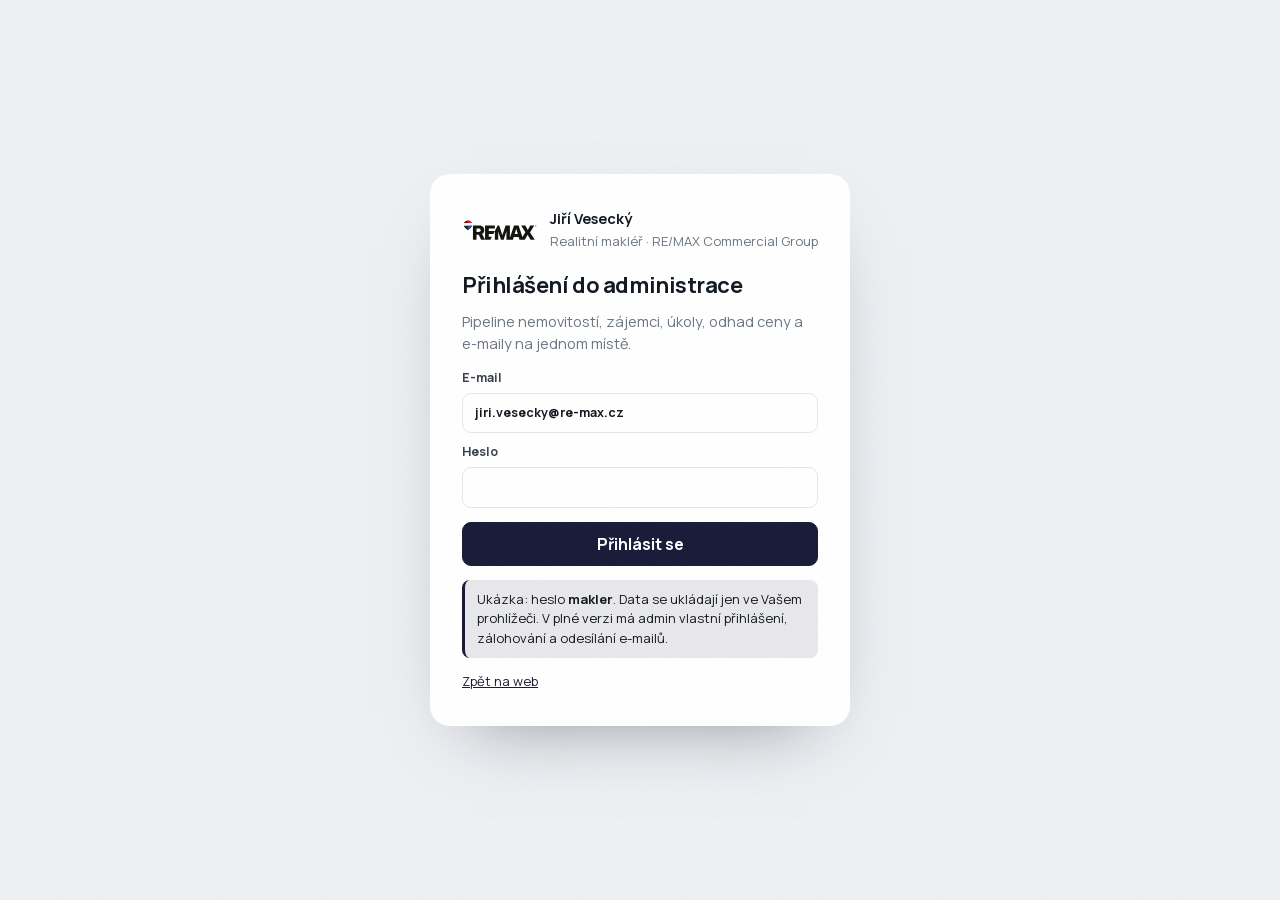
<file: admin/index.html>
<!doctype html>
<html lang="cs"><head>
<meta charset="utf-8"><meta name="viewport" content="width=device-width,initial-scale=1">
<title>Admin · Jiří Vesecký</title>
<meta name="robots" content="noindex,nofollow">
<link rel="stylesheet" href="../assets/style.css?v=43be4e7b">
<style>
:root{--display:Manrope,-apple-system,BlinkMacSystemFont,'Segoe UI',sans-serif;--a:#1f8a8a;--ink:#141a22;--soft:#3a4250;--muted:#6b7583;--line:#e3e7ec;--bg:#eef0f4;--card:#fff;--r:14px}
*{box-sizing:border-box}h1,h2,h3{font-family:var(--display);font-weight:800;letter-spacing:-.02em}body{margin:0;font-family:Manrope,-apple-system,BlinkMacSystemFont,'Segoe UI',sans-serif;background:var(--bg);color:var(--ink);font-size:14.5px;line-height:1.5}
a{color:var(--a)}button,input,select,textarea{font:inherit}
.btn{display:inline-flex;align-items:center;gap:8px;border:1px solid var(--line);background:#fff;color:var(--ink);padding:9px 14px;border-radius:9px;cursor:pointer;font-weight:700;text-decoration:none}
.btn:hover{border-color:var(--a);color:var(--a)}.btn--p{background:var(--a);border-color:var(--a);color:#fff}.btn--p:hover{filter:brightness(.92);color:#fff}
.btn--s{padding:6px 10px;font-size:13px}
input,select,textarea{width:100%;padding:10px 12px;border:1px solid var(--line);border-radius:9px;background:#fff;color:var(--ink)}
input:focus,select:focus,textarea:focus{outline:2px solid var(--a);outline-offset:1px}
label{display:grid;gap:5px;font-size:12.5px;font-weight:700;color:var(--soft)}
.hidden{display:none!important}
/* přihlášení */
.login{min-height:100vh;display:grid;place-items:center;padding:20px}
.login__box{background:#fff;border-radius:20px;padding:34px 32px;width:min(420px,100%);box-shadow:0 30px 70px -40px rgba(20,26,34,.5);display:grid;gap:14px}
.login__logo{display:flex;align-items:center;gap:12px;margin-bottom:8px}.login__logo img{height:38px;width:auto;max-width:160px;object-fit:contain}
.login__logo b{display:block}.login__logo span{color:var(--muted);font-size:13px}
.login h1{font-size:22px;margin:0}.login p{margin:0;color:var(--muted)}
.tip{background:color-mix(in srgb,var(--a) 10%,#fff);border-left:3px solid var(--a);padding:10px 12px;border-radius:8px;font-size:13px}
/* aplikace */
.app{display:grid;grid-template-columns:240px minmax(0,1fr);min-height:100vh}
.side{background:#fff;border-right:1px solid var(--line);padding:18px 14px;display:flex;flex-direction:column;gap:6px;position:sticky;top:0;height:100vh}
.side__brand{display:flex;align-items:center;gap:10px;padding:6px 8px 16px;border-bottom:1px solid var(--line);margin-bottom:8px}
.side__brand img{height:34px;width:auto;max-width:120px;object-fit:contain}.side__brand b{font-size:14px;display:block}.side__brand span{font-size:12px;color:var(--muted)}
.side a.nav{display:flex;align-items:center;gap:10px;padding:10px 12px;border-radius:10px;color:var(--soft);text-decoration:none;font-weight:600}
.side a.nav svg{width:18px;height:18px;stroke:currentColor;fill:none;stroke-width:1.8;stroke-linecap:round;stroke-linejoin:round}
.side a.nav.on{background:color-mix(in srgb,var(--a) 12%,#fff);color:var(--a)}
.side__dole{margin-top:auto;display:grid;gap:8px;font-size:12.5px;color:var(--muted)}
.side__osoba{display:flex;align-items:center;gap:10px;padding:8px}.side__osoba img{width:36px;height:36px;border-radius:50%;object-fit:cover;object-position:top}
.main{padding:22px clamp(16px,3vw,36px) 60px}
.hlava{display:flex;align-items:flex-end;justify-content:space-between;gap:16px;flex-wrap:wrap;margin-bottom:20px}
.hlava h1{font-size:24px;margin:0}.hlava p{margin:4px 0 0;color:var(--muted)}
.kpi{display:grid;grid-template-columns:repeat(auto-fit,minmax(190px,1fr));gap:12px;margin-bottom:22px}
.kpi div{background:var(--card);border:1px solid var(--line);border-radius:var(--r);padding:16px 18px}
.kpi b{display:block;font-size:21px;font-weight:800;letter-spacing:-.02em;white-space:nowrap}.kpi span{color:var(--muted);font-size:12.5px;text-transform:uppercase;letter-spacing:.06em}
.karta{background:var(--card);border:1px solid var(--line);border-radius:var(--r);padding:18px}
.karta h2{font-size:16px;margin:0 0 12px}
.dva{display:grid;grid-template-columns:repeat(auto-fit,minmax(320px,1fr));gap:16px}
table{width:100%;border-collapse:collapse}th,td{text-align:left;padding:10px 8px;border-bottom:1px solid var(--line);vertical-align:top}th{font-size:12px;color:var(--muted);text-transform:uppercase;letter-spacing:.05em}
.stitek{display:inline-block;padding:3px 8px;border-radius:999px;font-size:12px;font-weight:700;background:color-mix(in srgb,var(--a) 12%,#fff);color:var(--a)}
/* kanban */
.kanban{display:grid;grid-auto-flow:column;grid-auto-columns:minmax(230px,1fr);gap:12px;overflow-x:auto;padding-bottom:10px;align-items:start}
.sloupec{background:#e6e9ef;border-radius:var(--r);padding:10px;min-height:200px}
.sloupec.over{outline:2px dashed var(--a)}
.sloupec__h{display:flex;justify-content:space-between;align-items:center;padding:4px 6px 10px;font-weight:800;font-size:13px}
.sloupec__h span{background:#fff;border-radius:999px;padding:1px 8px;font-size:12px;color:var(--muted)}
.kk{background:#fff;border-radius:10px;padding:8px;margin-bottom:8px;cursor:grab;box-shadow:0 8px 20px -14px rgba(0,0,0,.4);display:grid;grid-template-columns:56px 1fr;gap:10px;align-items:center}
.kk img{width:56px;height:44px;object-fit:cover;border-radius:6px;background:var(--bg)}
.kk b{display:block;font-size:13px;line-height:1.25}.kk span{font-size:12px;color:var(--muted)}.kk em{font-style:normal;color:var(--a);font-weight:700;font-size:12.5px}
.kk.dragging{opacity:.4}
img.is-broken{visibility:hidden}.kk .bez-fotky,.bez-fotky{background:var(--bg) center/28px no-repeat url("data:image/svg+xml,%3Csvg xmlns='http://www.w3.org/2000/svg' viewBox='0 0 24 24' fill='none' stroke='%239aa3ad' stroke-width='1.6'%3E%3Cpath d='M3 11l9-8 9 8v9a1 1 0 0 1-1 1H4a1 1 0 0 1-1-1z'/%3E%3C/svg%3E")}
/* panel detailu */
.panel{position:fixed;inset:0 0 0 auto;width:min(480px,100%);background:#fff;box-shadow:-20px 0 60px -30px rgba(0,0,0,.4);padding:22px;overflow:auto;z-index:20;display:grid;gap:14px;align-content:start}
.panel img.foto{width:100%;aspect-ratio:16/9;object-fit:cover;border-radius:10px;background:var(--bg)}
.panel h2{margin:0;font-size:18px}.panel .zavrit{position:absolute;right:14px;top:12px;border:0;background:var(--bg);width:34px;height:34px;border-radius:50%;cursor:pointer;font-size:18px}
.pozn{display:grid;gap:8px}.pozn div{background:var(--bg);border-radius:8px;padding:8px 10px;font-size:13px}.pozn small{color:var(--muted);display:block}
.zatemneni{position:fixed;inset:0;background:rgba(20,26,34,.35);z-index:19}
/* odhad */
.odhad{display:grid;grid-template-columns:repeat(auto-fit,minmax(150px,1fr));gap:12px}
.vysledek{background:linear-gradient(160deg,color-mix(in srgb,var(--a) 14%,#fff),#fff);border:1px solid color-mix(in srgb,var(--a) 30%,#fff)}
.vysledek b.cena{display:block;font-size:30px;font-weight:800;letter-spacing:-.02em}
.rozpeti{display:flex;justify-content:space-between;font-size:13px;color:var(--muted);margin-top:6px}
.pruh{height:8px;border-radius:999px;background:linear-gradient(90deg,#d9e6ea,var(--a),#d9e6ea);margin-top:10px;position:relative}
.pruh i{position:absolute;top:-4px;width:16px;height:16px;border-radius:50%;background:#fff;border:3px solid var(--a);transform:translateX(-50%)}
.toast{position:fixed;left:50%;bottom:22px;transform:translateX(-50%);background:var(--ink);color:#fff;padding:10px 16px;border-radius:999px;font-size:13px;z-index:30;opacity:0;transition:opacity .3s}
.toast.on{opacity:1}
.ukol{display:flex;gap:10px;align-items:flex-start;padding:10px 0;border-bottom:1px solid var(--line)}.ukol input[type=checkbox]{width:18px;height:18px;margin-top:2px}
.ukol.hotovo b{text-decoration:line-through;color:var(--muted)}.ukol small{color:var(--muted);display:block}
.ukol.pozde small{color:#c0392b;font-weight:700}
.burger{display:none}
@media(max-width:820px){.app{grid-template-columns:1fr}.side{position:static;height:auto;flex-direction:row;flex-wrap:wrap;align-items:center}
  .side__brand{border:0;padding:6px 8px;margin:0;flex:1 1 100%}.side a.nav{padding:8px 10px;font-size:13px}.side__dole{display:none}.kanban{grid-auto-columns:minmax(220px,260px)}}
</style>
</head><body>
<script id="mk-data" type="application/json">{"slug": "jiri-vesecky", "jmeno": "Jiří Vesecký", "role": "Realitní makléř", "email": "jiri.vesecky@re-max.cz", "telefon": "+420730123635", "wa": "https://wa.me/420730123635?text=Dobr%C3%BD%20den%2C%20p%C3%AD%C5%A1i%20V%C3%A1m%20z%20Va%C5%A1eho%20webu.%20M%C3%A1m%20dotaz%20ohledn%C4%9B%20nemovitosti.", "kancelar": "RE/MAX Commercial Group", "logo": "../assets/logo.svg", "foto": "../assets/foto.webp", "accent": "#1a1d3a", "nemovitosti": [{"id": "8717569", "slug": "prodej-domu-vily-157-m2-8717569", "titul": "Prodej domu/vily, 157 m²", "typ": "dům", "tr": "prodej", "cena": 11900000, "plocha": 157.0, "dispozice": null, "obec": "Jílové u Prahy", "okres": "Praha-západ", "kraj": "Středočeský kraj", "foto": "../assets/n/8717569/00_m.jpg", "foto_velka": "../assets/n/8717569/00.jpg", "portal": "https://realitymix.cz/detail/jilove-u-prahy/exkluzivni-nabidka-rodinneho-domu-jilove-u-prahy-s-velkym-pozemkem-8717569.html", "vlozeno": "2026-10-12", "faze": "V inzerci"}, {"id": "8716469", "slug": "prodej-pozemku-pro-bydleni-1-231-m2-8716469", "titul": "Prodej pozemku pro bydlení, 1 231 m²", "typ": "pozemek", "tr": "prodej", "cena": 11900000, "plocha": 1231.0, "dispozice": null, "obec": "Jílové u Prahy", "okres": "Praha-západ", "kraj": "Středočeský kraj", "foto": "../assets/n/8716469/00_m.jpg", "foto_velka": "../assets/n/8716469/00.jpg", "portal": "https://realitymix.cz/detail/jilove-u-prahy/exkluzivni-nabidka-stavebniho-pozemku-1-231-m-radlik-jilove-u-prahy-8716469.html", "vlozeno": "2026-10-12", "faze": "V inzerci"}, {"id": "8510429", "slug": "prodej-domu-vily-355-m2-8510429", "titul": "Prodej domu/vily, 355 m²", "typ": "dům", "tr": "prodej", "cena": 32900000, "plocha": 355.0, "dispozice": null, "obec": "Praha", "okres": "Praha 4", "kraj": null, "foto": "../assets/n/8510429/00_m.jpg", "foto_velka": "../assets/n/8510429/00.jpg", "portal": "https://realitymix.cz/detail/praha/exkluzivni-nabidka-prestizni-vily-v-atraktivni-casti-praha-kunratice-8510429.html", "vlozeno": "2026-10-12", "faze": "V inzerci"}, {"id": "8435595", "slug": "prodej-pozemku-trvaly-travni-porost-8-808-m2-8435595", "titul": "Prodej pozemku, trvalý travní porost, 8 808 m²", "typ": "pozemek", "tr": "prodej", "cena": 890000, "plocha": 8808.0, "dispozice": null, "obec": "Županovice", "okres": "Příbram", "kraj": "Středočeský kraj", "foto": "../assets/n/8435595/00_m.jpg", "foto_velka": "../assets/n/8435595/00.jpg", "portal": "https://realitymix.cz/detail/zupanovice/exkluzivne-nabizime-ke-koupi-soubor-pozemku-o-celkove-vymere-8-808-m2-u-slapske-prehrady-8435595.html", "vlozeno": "2026-10-12", "faze": "V inzerci"}, {"id": "8412817", "slug": "pronajem-vyrobni-prostory-159-m2-8412817", "titul": "Pronájem výrobní prostory, 159 m²", "typ": "komerční", "tr": "pronájem", "cena": 30000, "plocha": 159.0, "dispozice": null, "obec": "Mšeno", "okres": "Mělník", "kraj": "Středočeský kraj", "foto": "../assets/n/8412817/00_m.jpg", "foto_velka": "../assets/n/8412817/00.jpg", "portal": "https://realitymix.cz/detail/mseno/pekarna-ve-msene-k-pronajmu-8412817.html", "vlozeno": "2026-10-12", "faze": "V inzerci"}]}</script>

<div id="login" class="login"><div class="login__box">
  <div class="login__logo"><img src="../assets/logo.svg" alt="RE/MAX Commercial Group"><div><b>Jiří Vesecký</b><span>Realitní makléř · RE/MAX Commercial Group</span></div></div>
  <h1>Přihlášení do administrace</h1>
  <p>Pipeline nemovitostí, zájemci, úkoly, odhad ceny a e-maily na jednom místě.</p>
  <form>
    <label>E-mail<input type="email" value="jiri.vesecky@re-max.cz" autocomplete="username"></label>
    <label style="margin-top:10px">Heslo<input type="password" id="heslo" autocomplete="current-password" required></label>
    <p id="login-chyba" class="hidden" style="color:#c0392b;font-size:13px">Nesprávné heslo.</p>
    <button class="btn btn--p" type="submit" style="margin-top:14px;width:100%;justify-content:center">Přihlásit se</button>
  </form>
  <div class="tip">Ukázka: heslo <b>makler</b>. Data se ukládají jen ve Vašem prohlížeči. V plné verzi má admin vlastní přihlášení, zálohování a odesílání e-mailů.</div>
  <p style="font-size:13px"><a href="../">Zpět na web</a></p>
</div></div>

<div id="app" class="app hidden">
<aside class="side">
  <div class="side__brand"><img src="../assets/logo.svg" alt="RE/MAX Commercial Group"><div><b>Jiří Vesecký</b><span>Realitní makléř</span></div></div>
  <a class="nav" href="#prehled"><svg viewBox="0 0 24 24" aria-hidden="true"><rect x="3" y="3" width="8" height="8" rx="1"/><rect x="13" y="3" width="8" height="8" rx="1"/><rect x="3" y="13" width="8" height="8" rx="1"/><rect x="13" y="13" width="8" height="8" rx="1"/></svg>Přehled</a><a class="nav" href="#pipeline"><svg viewBox="0 0 24 24" aria-hidden="true"><rect x="3" y="4" width="5" height="16" rx="1"/><rect x="10" y="4" width="5" height="10" rx="1"/><rect x="17" y="4" width="5" height="13" rx="1"/></svg>Pipeline</a><a class="nav" href="#zajemci"><svg viewBox="0 0 24 24" aria-hidden="true"><circle cx="9" cy="8" r="4"/><path d="M2 21c0-4 3-7 7-7s7 3 7 7"/><path d="M17 4a4 4 0 0 1 0 8M22 21c0-3-1.5-5.5-4-6.5"/></svg>Zájemci</a><a class="nav" href="#ukoly"><svg viewBox="0 0 24 24" aria-hidden="true"><path d="M9 6h11M9 12h11M9 18h11"/><path d="m3 6 1.5 1.5L7 5M3 12l1.5 1.5L7 11M3 18l1.5 1.5L7 17"/></svg>Úkoly</a><a class="nav" href="#odhad"><svg viewBox="0 0 24 24" aria-hidden="true"><path d="M4 19h16M6 15l4-5 4 3 4-6"/></svg>Odhad ceny</a><a class="nav" href="#emaily"><svg viewBox="0 0 24 24" aria-hidden="true"><rect x="3" y="5" width="18" height="14" rx="2"/><path d="m3 7 9 6 9-6"/></svg>E-maily</a><a class="nav" href="#nastaveni"><svg viewBox="0 0 24 24" aria-hidden="true"><circle cx="12" cy="12" r="3"/><path d="M19.4 15a1.7 1.7 0 0 0 .3 1.8l.1.1a2 2 0 1 1-2.8 2.8l-.1-.1a1.7 1.7 0 0 0-1.8-.3 1.7 1.7 0 0 0-1 1.5V21a2 2 0 1 1-4 0v-.1a1.7 1.7 0 0 0-1.1-1.5 1.7 1.7 0 0 0-1.8.3l-.1.1a2 2 0 1 1-2.8-2.8l.1-.1a1.7 1.7 0 0 0 .3-1.8 1.7 1.7 0 0 0-1.5-1H3a2 2 0 1 1 0-4h.1a1.7 1.7 0 0 0 1.5-1.1 1.7 1.7 0 0 0-.3-1.8l-.1-.1a2 2 0 1 1 2.8-2.8l.1.1a1.7 1.7 0 0 0 1.8.3H9a1.7 1.7 0 0 0 1-1.5V3a2 2 0 1 1 4 0v.1a1.7 1.7 0 0 0 1 1.5 1.7 1.7 0 0 0 1.8-.3l.1-.1a2 2 0 1 1 2.8 2.8l-.1.1a1.7 1.7 0 0 0-.3 1.8V9a1.7 1.7 0 0 0 1.5 1H21a2 2 0 1 1 0 4h-.1a1.7 1.7 0 0 0-1.5 1z"/></svg>Nastavení</a>
  <div class="side__dole"><div class="side__osoba"><img src="../assets/foto.webp" alt=""><div><b>Jiří Vesecký</b><br>jiri.vesecky@re-max.cz</div></div>
    <a class="btn btn--s" href="../" target="_blank">Zobrazit web</a><button class="btn btn--s" id="odhlasit">Odhlásit</button></div>
</aside>
<main class="main">
  <section class="sekce" id="s-prehled">
    <div class="hlava"><div><h1>Přehled</h1><p>Co se děje ve Vaší nabídce.</p></div></div>
    <div class="kpi" id="kpi"></div>
    <div class="dva"><div class="karta"><h2>Pipeline podle fází</h2><table id="prehled-faze"></table></div>
      <div class="karta"><h2>Úkoly na tento týden</h2><div id="prehled-ukoly"></div></div></div>
  </section>
  <section class="sekce hidden" id="s-pipeline">
    <div class="hlava"><div><h1>Pipeline nemovitostí</h1><p>Přetáhněte kartu do jiné fáze, kliknutím otevřete detail.</p></div></div>
    <div class="kanban" id="kanban"></div>
  </section>
  <section class="sekce hidden" id="s-zajemci">
    <div class="hlava"><div><h1>Zájemci</h1><p>Kdo hledá co a v jaké fázi jednání je.</p></div></div>
    <div class="karta" style="margin-bottom:16px"><h2>Nový zájemce</h2><form id="z-form" class="odhad">
      <label>Jméno<input name="jmeno" required></label><label>Telefon<input name="telefon"></label><label>E-mail<input name="email" type="email"></label>
      <label>Hledá<input name="hleda" placeholder="byt 2+kk, Brno"></label><label>Rozpočet (Kč)<input name="rozpocet" type="number" min="0"></label>
      <label>Nemovitost<select name="nem" id="z-nem"></select></label><label>Poznámka<input name="pozn"></label>
      <label>&nbsp;<button class="btn btn--p" type="submit">Přidat zájemce</button></label></form></div>
    <div class="karta" style="overflow:auto"><table><thead><tr><th>Zájemce</th><th>Hledá</th><th>Nemovitost</th><th>Stav</th><th>Poznámka</th><th></th></tr></thead><tbody id="zajemci-tab"></tbody></table></div>
  </section>
  <section class="sekce hidden" id="s-ukoly">
    <div class="hlava"><div><h1>Úkoly a připomínky</h1><p>Prohlídky, telefonáty, podklady. Co je po termínu, svítí červeně.</p></div></div>
    <div class="karta" style="margin-bottom:16px"><form id="u-form" class="odhad"><label>Co<input name="text" required placeholder="Zavolat zpět panu Novákovi"></label>
      <label>Kdy<input name="datum" id="u-datum" type="date" required></label><label>Nemovitost<select name="nem" id="u-nem"></select></label>
      <label>&nbsp;<button class="btn btn--p" type="submit">Přidat úkol</button></label></form></div>
    <div class="karta" id="ukoly-list"></div>
  </section>
  <section class="sekce hidden" id="s-odhad">
    <div class="hlava"><div><h1>Odhad ceny</h1><p>Vložte odkaz na inzerát (Sreality, RealityMix, Bezrealitky), nebo vyplňte údaje ručně.</p></div></div>
    <div class="karta" style="margin-bottom:16px"><div style="display:flex;gap:8px;flex-wrap:wrap"><input id="o-url" placeholder="https://www.sreality.cz/detail/…" style="flex:1 1 320px"><button class="btn btn--p" id="o-url-btn" type="button">Načíst z odkazu</button></div></div>
    <div class="dva"><form class="karta" id="o-form"><h2>Údaje o nemovitosti</h2><div class="odhad">
      <label>Typ<select id="o-typ"><option value="byt">byt</option><option value="dům">dům</option><option value="pozemek">pozemek</option><option value="chata">chata</option><option value="komerční">komerční</option></select></label><label>Nabídka<select id="o-tr"><option value="prodej">prodej</option><option value="pronájem">pronájem</option></select></label>
      <label>Obec<input id="o-obec" list="o-obec-list" placeholder="Brno"><datalist id="o-obec-list"></datalist></label><label>Dispozice<input id="o-disp" placeholder="3+kk"></label>
      <label>Plocha (m²)<input id="o-plocha" type="number" min="1" required></label><label>Nabízená cena (Kč, nepovinné)<input id="o-cena" type="number" min="0"></label></div>
      <button class="btn btn--p" type="submit" style="margin-top:14px">Spočítat odhad</button></form>
      <div id="o-vysledek"><div class="karta"><p style="margin:0;color:var(--muted)">Odhad vychází z mediánu ceny za m² v obci, okresu nebo kraji podle 25 tisíc aktuálních inzerátů. Je orientační, nenahrazuje znalecký posudek.</p></div></div></div>
  </section>
  <section class="sekce hidden" id="s-emaily">
    <div class="hlava"><div><h1>E-maily zájemcům</h1><p>Šablony, které se vyplní jménem zájemce a nemovitostí. V plné verzi odcházejí automaticky (den před prohlídkou, po prohlídce, po týdnu).</p></div></div>
    <div class="dva"><div class="karta"><div class="odhad"><label>Šablona<select id="e-sablona"></select></label><label>Nemovitost<select id="e-nem"></select></label><label>Zájemce<select id="e-zajemce"></select></label></div></div>
      <div class="karta"><label>Komu<input id="e-komu"></label><label style="margin-top:10px">Předmět<input id="e-predmet"></label><label style="margin-top:10px">Text<textarea id="e-telo" rows="12"></textarea></label>
        <div style="display:flex;gap:8px;margin-top:12px"><button class="btn btn--p" id="e-otevrit" type="button">Otevřít v poště</button><button class="btn" id="e-kopirovat" type="button">Zkopírovat text</button></div></div></div>
  </section>
  <section class="sekce hidden" id="s-nastaveni">
    <div class="hlava"><div><h1>Nastavení</h1></div></div>
    <form class="karta" id="n-form" style="max-width:420px"><label>Provize (% z ceny, pro odhad na přehledu)<input id="n-provize" type="number" min="0" max="15" step="0.5"></label>
      <div style="display:flex;gap:8px;margin-top:14px"><button class="btn btn--p" type="submit">Uložit</button><button class="btn" type="button" id="n-reset">Obnovit ukázková data</button></div></form>
  </section>
</main>
</div>
<div id="zatemneni" class="zatemneni hidden"></div>
<div id="panel" class="panel hidden"></div>
<div id="toast" class="toast" role="status"></div>
<script>
(function(){
var D=JSON.parse(document.getElementById('mk-data').textContent);
var KEY='mkcrm2:'+D.slug, FAZE=['Nábor','Příprava','V inzerci','Prohlídky','Rezervace','Prodáno'];
var S=null;
function nacti(){try{S=JSON.parse(localStorage.getItem(KEY)||'null')}catch(e){S=null}
  if(!S){S={faze:{},pozn:{},zajemci:[],ukoly:[],nast:{provize:3,prihlasen:false},seed:true};
    D.nemovitosti.forEach(function(n){S.faze[n.id]=n.faze||'V inzerci'});
    var dnes=new Date();function d(o){var x=new Date(dnes);x.setDate(x.getDate()+o);return x.toISOString().slice(0,10)}
    var n0=D.nemovitosti[0]||{},n1=D.nemovitosti[1]||n0;
    S.zajemci=[{id:'z1',jmeno:'Jana Ukázková (ukázka)',telefon:'+420 600 000 111',email:'jana@example.com',hleda:'byt 3+kk, '+(n0.obec||''),rozpocet:n0.cena||0,nem:n0.id,stav:'Prohlídka',pozn:'Zájem o prohlídku o víkendu.'},
      {id:'z2',jmeno:'Petr Ukázkový (ukázka)',telefon:'+420 600 000 222',email:'petr@example.com',hleda:'dům se zahradou',rozpocet:Math.round((n1.cena||0)*1.1),nem:n1.id,stav:'Nový',pozn:'Přišel z inzerátu, poslat další nabídky.'}];
    S.ukoly=[{id:'u1',text:'Prohlídka: '+(n0.titul||'nemovitost')+' s Janou Ukázkovou',datum:d(1),nem:n0.id,hotovo:false},
      {id:'u2',text:'Zavolat zpět Petru Ukázkovému',datum:d(0),nem:n1.id,hotovo:false},
      {id:'u3',text:'Připravit podklady pro kupní smlouvu',datum:d(-2),nem:n0.id,hotovo:true}];
    uloz()}}
function uloz(){localStorage.setItem(KEY,JSON.stringify(S))}
var LBL={prodej:'prodej','pronájem':'pronájem','dražba':'dražba','dům':'dům',pozemek:'pozemek','komerční':'komerční','ostatní':'ostatní','garáž':'garáž'};
function lbl(v){return esc(LBL[v]||v)}
function Kc(n){return n?Math.round(n).toLocaleString('cs-CZ')+' Kč':'cena na vyžádání'}
function esc(s){return String(s==null?'':s).replace(/[&<>"']/g,function(c){return{'&':'&amp;','<':'&lt;','>':'&gt;','"':'&quot;',"'":'&#39;'}[c]})}
function nem(id){return D.nemovitosti.find(function(n){return String(n.id)===String(id)})}
function toast(t){var e=document.getElementById('toast');e.textContent=t;e.classList.add('on');setTimeout(function(){e.classList.remove('on')},2200)}
function $(s,r){return (r||document).querySelector(s)}
function $$(s,r){return [].slice.call((r||document).querySelectorAll(s))}
document.documentElement.style.setProperty('--a',D.accent);
addEventListener('error',function(e){var t=e.target;if(t&&t.tagName==='IMG'){t.classList.add('is-broken');if(t.parentNode)t.parentNode.classList.add('bez-fotky')}},true);

/* ---------- přihlášení ---------- */
function ukazApp(){$('#login').classList.add('hidden');$('#app').classList.remove('hidden');jdi(location.hash.replace('#','')||'prehled')}
$('#login form').addEventListener('submit',function(e){e.preventDefault();
  if($('#heslo').value.trim().toLowerCase()!=='makler'){$('#login-chyba').classList.remove('hidden');return}
  S.nast.prihlasen=true;uloz();ukazApp()});
$('#odhlasit').addEventListener('click',function(){S.nast.prihlasen=false;uloz();location.hash='';location.reload()});

/* ---------- navigace ---------- */
function jdi(sekce){$$('.sekce').forEach(function(s){s.classList.toggle('hidden',s.id!=='s-'+sekce)});
  $$('.side a.nav').forEach(function(a){a.classList.toggle('on',a.getAttribute('href')==='#'+sekce)});
  location.hash=sekce;({prehled:prehled,pipeline:pipeline,zajemci:zajemci,ukoly:ukoly,odhad:odhadInit,emaily:emaily,nastaveni:nastaveni}[sekce]||prehled)()}
$$('.side a.nav').forEach(function(a){a.addEventListener('click',function(e){e.preventDefault();jdi(a.getAttribute('href').slice(1))})});

/* ---------- přehled ---------- */
function prehled(){var hodnota=0,prodano=0;D.nemovitosti.forEach(function(n){if(n.cena&&n.tr==='prodej'){if(S.faze[n.id]==='Prodáno')prodano+=n.cena;else hodnota+=n.cena}});
  var dnes=new Date().toISOString().slice(0,10),tyden=new Date();tyden.setDate(tyden.getDate()+7);tyden=tyden.toISOString().slice(0,10);
  var uk=S.ukoly.filter(function(u){return !u.hotovo&&u.datum<=tyden});
  $('#kpi').innerHTML='<div><b>'+D.nemovitosti.length+'</b><span>nemovitostí v nabídce</span></div>'+
    '<div><b>'+Kc(hodnota)+'</b><span>hodnota aktivní nabídky</span></div>'+
    '<div><b>'+Kc(hodnota*S.nast.provize/100)+'</b><span>odhad provize ('+S.nast.provize+' %)</span></div>'+
    '<div><b>'+S.zajemci.length+'</b><span>zájemců</span></div><div><b>'+uk.length+'</b><span>úkolů do 7 dnů</span></div>';
  var faze={};FAZE.forEach(function(f){faze[f]=0});D.nemovitosti.forEach(function(n){faze[S.faze[n.id]||n.faze||'V inzerci']++});
  $('#prehled-faze').innerHTML=FAZE.map(function(f){return '<tr><td>'+f+'</td><td><b>'+faze[f]+'</b></td></tr>'}).join('');
  $('#prehled-ukoly').innerHTML=uk.length?uk.sort(function(a,b){return a.datum<b.datum?-1:1}).map(function(u){var n=nem(u.nem);
    return '<div class="ukol'+(u.datum<dnes?' pozde':'')+'"><div><b>'+esc(u.text)+'</b><small>'+u.datum+(n?' · '+esc(n.titul):'')+'</small></div></div>'}).join(''):'<p>Žádné úkoly. Přidejte první v sekci Úkoly.</p>'}

/* ---------- pipeline ---------- */
var otevreno=null;
function pipeline(){var k=$('#kanban');k.innerHTML=FAZE.map(function(f){var karty=D.nemovitosti.filter(function(n){return (S.faze[n.id]||n.faze||'V inzerci')===f});
  return '<div class="sloupec" data-faze="'+f+'"><div class="sloupec__h">'+f+'<span>'+karty.length+'</span></div>'+karty.map(function(n){
    return '<div class="kk" draggable="true" data-id="'+esc(n.id)+'"><img src="'+esc(n.foto||'')+'" alt="" loading="lazy"><div><b>'+esc(n.titul)+'</b><span>'+esc(n.obec)+'</span><br><em>'+Kc(n.cena)+'</em></div></div>'}).join('')+'</div>'}).join('');
  $$('.kk',k).forEach(function(c){c.addEventListener('dragstart',function(e){e.dataTransfer.setData('text',c.dataset.id);c.classList.add('dragging')});
    c.addEventListener('dragend',function(){c.classList.remove('dragging')});c.addEventListener('click',function(){otevri(c.dataset.id)})});
  $$('.sloupec',k).forEach(function(s){s.addEventListener('dragover',function(e){e.preventDefault();s.classList.add('over')});s.addEventListener('dragleave',function(){s.classList.remove('over')});
    s.addEventListener('drop',function(e){e.preventDefault();s.classList.remove('over');var id=e.dataTransfer.getData('text');S.faze[id]=s.dataset.faze;uloz();pipeline();toast('Přesunuto do „'+s.dataset.faze+'“')})})}
function otevri(id){var n=nem(id);if(!n)return;otevreno=id;var p=$('#panel');p.classList.remove('hidden');$('#zatemneni').classList.remove('hidden');
  var z=S.zajemci.filter(function(x){return String(x.nem)===String(id)});
  p.innerHTML='<button class="zavrit" aria-label="Zavrieť">×</button><img class="foto" src="'+esc(n.foto_velka||n.foto||'')+'" alt=""><h2>'+esc(n.titul)+'</h2>'+
    '<div><span class="stitek">'+esc(n.tr)+' · '+esc(n.typ)+'</span> &nbsp; <b>'+Kc(n.cena)+'</b>'+(n.plocha?' · '+n.plocha+' m²':'')+(n.cena&&n.plocha?' · '+Kc(n.cena/n.plocha)+'/m²':'')+'</div>'+
    '<div style="color:var(--muted)">'+esc([n.obec,n.okres,n.kraj].filter(Boolean).join(', '))+(n.vlozeno?' · v nabídce od '+n.vlozeno:'')+'</div>'+
    '<div style="display:flex;gap:8px;flex-wrap:wrap"><a class="btn btn--s" href="../'+esc(n.slug)+'/" target="_blank">Stránka na webu</a>'+(n.portal?'<a class="btn btn--s" href="'+esc(n.portal)+'" target="_blank" rel="noopener">Inzerát na portálu</a>':'')+'</div>'+
    '<label>Fáze<select id="p-faze">'+FAZE.map(function(f){return '<option'+((S.faze[id]||'V inzerci')===f?' selected':'')+'>'+f+'</option>'}).join('')+'</select></label>'+
    '<div class="karta"><h2>Zájemci ('+z.length+')</h2>'+(z.length?z.map(function(x){return '<div>'+esc(x.jmeno)+' · <span class="stitek">'+esc(x.stav)+'</span> · '+esc(x.telefon)+'</div>'}).join(''):'<p style="margin:0;color:var(--muted)">Zatím žádný. Přidejte v sekci Zájemci.</p>')+'</div>'+
    '<div class="karta"><h2>Poznámky</h2><div class="pozn" id="p-pozn"></div><div style="display:flex;gap:8px;margin-top:10px"><input id="p-nova" placeholder="Např. prohlídka proběhla, zájemce chce slevu"><button class="btn btn--p" id="p-pridat">Přidat</button></div></div>'+
    '<div class="karta"><h2>Rychlé akce</h2><div style="display:flex;gap:8px;flex-wrap:wrap"><button class="btn btn--s" data-akce="prohlidka">+ Úkol: prohlídka zítra</button><button class="btn btn--s" data-akce="email">Napsat zájemcům</button><button class="btn btn--s" data-akce="odhad">Porovnat s cenami v okolí</button></div></div>';
  vykresliPozn();
  $('.zavrit',p).addEventListener('click',zavri);$('#p-faze').addEventListener('change',function(){S.faze[id]=this.value;uloz();pipeline();toast('Fáze změněna')});
  $('#p-pridat').addEventListener('click',function(){var t=$('#p-nova').value.trim();if(!t)return;(S.pozn[id]=S.pozn[id]||[]).unshift({t:new Date().toISOString().slice(0,16).replace('T',' '),txt:t});uloz();$('#p-nova').value='';vykresliPozn()});
  $$('[data-akce]',p).forEach(function(b){b.addEventListener('click',function(){var a=b.dataset.akce;
    if(a==='prohlidka'){var d=new Date();d.setDate(d.getDate()+1);S.ukoly.unshift({id:'u'+Date.now(),text:'Prohlídka: '+n.titul,datum:d.toISOString().slice(0,10),nem:id,hotovo:false});uloz();toast('Úkol přidán');}
    if(a==='email'){zavri();jdi('emaily');$('#e-nem').value=id;$('#e-sablona').value='nova';sestavEmail()}
    if(a==='odhad'){zavri();jdi('odhad');$('#o-typ').value=n.typ;$('#o-tr').value=n.tr;$('#o-obec').value=n.obec||'';$('#o-plocha').value=n.plocha||'';$('#o-cena').value=n.cena||'';spocitej()}})})}
function vykresliPozn(){var l=S.pozn[otevreno]||[];$('#p-pozn').innerHTML=l.length?l.map(function(p){return '<div>'+esc(p.txt)+'<small>'+p.t+'</small></div>'}).join(''):'<p style="margin:0;color:var(--muted)">Zatím bez poznámek.</p>'}
function zavri(){$('#panel').classList.add('hidden');$('#zatemneni').classList.add('hidden');otevreno=null}
$('#zatemneni').addEventListener('click',zavri);

/* ---------- zájemci ---------- */
var STAVY=['Nový','Kontaktován','Prohlídka','Nabídka','Uzavřeno','Nezájem'];
function zajemci(){var t=$('#zajemci-tab');t.innerHTML=S.zajemci.map(function(z){var n=nem(z.nem);
  return '<tr><td><b>'+esc(z.jmeno)+'</b><br><small>'+esc(z.telefon)+' · '+esc(z.email)+'</small></td><td>'+esc(z.hleda)+'<br><small>rozpočet '+Kc(z.rozpocet)+'</small></td><td>'+(n?esc(n.titul):'-')+'</td>'+
    '<td><select data-z="'+z.id+'">'+STAVY.map(function(s){return '<option'+(s===z.stav?' selected':'')+'>'+s+'</option>'}).join('')+'</select></td><td>'+esc(z.pozn)+'</td><td><button class="btn btn--s" data-smaz="'+z.id+'">×</button></td></tr>'}).join('')||'<tr><td colspan="6">Zatím žádný zájemce.</td></tr>';
  $$('select[data-z]',t).forEach(function(s){s.addEventListener('change',function(){var z=S.zajemci.find(function(x){return x.id===s.dataset.z});z.stav=s.value;uloz();toast('Stav uložen')})});
  $$('[data-smaz]',t).forEach(function(b){b.addEventListener('click',function(){S.zajemci=S.zajemci.filter(function(x){return x.id!==b.dataset.smaz});uloz();zajemci()})});
  $('#z-nem').innerHTML='<option value="">bez nemovitosti</option>'+D.nemovitosti.map(function(n){return '<option value="'+esc(n.id)+'">'+esc(n.titul)+' · '+esc(n.obec)+'</option>'}).join('')}
$('#z-form').addEventListener('submit',function(e){e.preventDefault();var f=e.target;
  S.zajemci.unshift({id:'z'+Date.now(),jmeno:f.jmeno.value,telefon:f.telefon.value,email:f.email.value,hleda:f.hleda.value,rozpocet:+f.rozpocet.value||0,nem:f.nem.value,stav:'Nový',pozn:f.pozn.value});
  uloz();f.reset();zajemci();toast('Zájemce přidán')});

/* ---------- úkoly ---------- */
function ukoly(){var dnes=new Date().toISOString().slice(0,10);var l=S.ukoly.slice().sort(function(a,b){return (a.hotovo-b.hotovo)||(a.datum<b.datum?-1:1)});
  $('#ukoly-list').innerHTML=l.map(function(u){var n=nem(u.nem);return '<div class="ukol'+(u.hotovo?' hotovo':'')+(!u.hotovo&&u.datum<dnes?' pozde':'')+'"><input type="checkbox" data-u="'+u.id+'"'+(u.hotovo?' checked':'')+'><div><b>'+esc(u.text)+'</b><small>'+u.datum+(n?' · '+esc(n.titul):'')+'</small></div></div>'}).join('')||'<p>Žádné úkoly.</p>';
  $$('input[data-u]').forEach(function(c){c.addEventListener('change',function(){var u=S.ukoly.find(function(x){return x.id===c.dataset.u});u.hotovo=c.checked;uloz();ukoly()})});
  $('#u-nem').innerHTML='<option value="">bez nemovitosti</option>'+D.nemovitosti.map(function(n){return '<option value="'+esc(n.id)+'">'+esc(n.titul)+'</option>'}).join('');
  if(!$('#u-datum').value)$('#u-datum').value=dnes}
$('#u-form').addEventListener('submit',function(e){e.preventDefault();var f=e.target;S.ukoly.unshift({id:'u'+Date.now(),text:f.text.value,datum:f.datum.value,nem:f.nem.value,hotovo:false});uloz();f.text.value='';ukoly();toast('Úkol přidán')});

/* ---------- odhad ceny ---------- */
var CENY=null;
function slug(s){return String(s||'').toLowerCase().normalize('NFD').replace(/[̀-ͯ]/g,'').replace(/[^a-z0-9]+/g,'-').replace(/^-|-$/g,'')}
function odhadInit(){if(CENY)return;fetch('../assets/ceny.json').then(function(r){return r.json()}).then(function(j){CENY=j;var o=$('#o-obec-list');o.innerHTML=j.filter(function(r){return r.u==='obec'}).map(function(r){return r.k}).filter(function(v,i,a){return a.indexOf(v)===i}).sort().map(function(k){return '<option value="'+esc(k)+'">'}).join('')}).catch(function(){$('#o-vysledek').innerHTML='<p>Cenová data se nepodařilo načíst (v náhledu ze souboru nejsou dostupná, na webu ano).</p>'})}
function zUrl(){var u=$('#o-url').value.trim();if(!u)return;var m;
  if((m=u.match(/sreality\.cz\/detail\/(prodej|pronajem)\/(byt|dum|pozemek|komercni|ostatni)\/([^\/]+)\/([^\/]+)\//))){
    $('#o-tr').value=m[1]==='pronajem'?'pronájem':'prodej';$('#o-typ').value={byt:'byt',dum:'dům',pozemek:'pozemek',komercni:'komerční',ostatni:'ostatní'}[m[2]];
    if(/^\d\+(kk|1)$/.test(m[3]))$('#o-disp').value=m[3];najdiObec(m[4])}
  else if((m=u.match(/realitymix\.cz\/detail\/([^\/]+)\/([^\/]+)-\d+\.html/))){var s=m[2];
    $('#o-tr').value=/pronajem/.test(s)?'pronájem':'prodej';$('#o-typ').value=/pozemk/.test(s)?'pozemek':/dom|vil|chat|chalup/.test(s)?'dům':/byt/.test(s)?'byt':/komer|kancel/.test(s)?'komerční':'byt';
    var d=s.match(/(\d)-?(kk|1)(?:-|$)/);if(d)$('#o-disp').value=d[1]+'+'+d[2];var p=s.match(/(\d+)-m2/);if(p)$('#o-plocha').value=p[1];najdiObec(m[1])}
  else if((m=u.match(/bezrealitky\.cz\/.*?(prodej|pronajem)-(bytu|domu|pozemku)[^\/]*?-(.+?)(?:\?|$)/))){$('#o-tr').value=m[1]==='pronajem'?'pronájem':'prodej';$('#o-typ').value={bytu:'byt',domu:'dům',pozemku:'pozemek'}[m[2]];najdiObec(m[3])}
  else{toast('Adresu neumím přečíst, vyplňte pole ručně');return}
  toast('Údaje z inzerátu předvyplněny, zkontrolujte plochu');spocitej()}
function najdiObec(seo){if(!CENY)return;var s=slug(seo),best='';CENY.forEach(function(r){if(r.u!=='obec')return;var k=slug(r.k);if(s.indexOf(k)===0&&k.length>best.length)best=r.k});if(best)$('#o-obec').value=best}
function spocitej(){if(!CENY){$('#o-vysledek').innerHTML='<p>Načítám cenová data…</p>';return}
  var typ=$('#o-typ').value,tr=$('#o-tr').value,ob=$('#o-obec').value.trim(),pl=+$('#o-plocha').value,cena=+$('#o-cena').value;
  if(!pl){$('#o-vysledek').innerHTML='<p>Zadejte plochu v m².</p>';return}
  var obR=CENY.find(function(r){return r.u==='obec'&&r.t===typ&&r.r===tr&&slug(r.k)===slug(ob)});
  var okres=obR&&obR.ok,kraj=obR&&obR.kr;
  if(!obR){var any=CENY.find(function(r){return r.u==='obec'&&slug(r.k)===slug(ob)&&r.ok});if(any){okres=any.ok;kraj=any.kr}}
  var kand=[[obR,'obec '+ob],[CENY.find(function(r){return r.u==='okres'&&r.k===okres&&r.t===typ&&r.r===tr}),'okres '+okres],
    [CENY.find(function(r){return r.u==='kraj'&&r.k===kraj&&r.t===typ&&r.r===tr}),kraj],[CENY.find(function(r){return r.u==='cr'&&r.t===typ&&r.r===tr}),'celá ČR']];
  var pouz=null;for(var i=0;i<kand.length;i++){if(kand[i][0]&&kand[i][0].n>=8){pouz=kand[i];break}}
  if(!pouz){for(i=0;i<kand.length;i++){if(kand[i][0]){pouz=kand[i];break}}}
  if(!pouz){$('#o-vysledek').innerHTML='<p>Pro tuto kombinaci nemám data.</p>';return}
  var r=pouz[0],med=r.med*pl,q1=r.q1*pl,q3=r.q3*pl,jm=(tr==='pronájem'?' / měsíc':'');
  var moje=D.nemovitosti.filter(function(n){return n.typ===typ&&n.tr===tr&&n.cena&&n.plocha});var mojeM2=moje.length?moje.reduce(function(a,n){return a+n.cena/n.plocha},0)/moje.length:0;
  var poz=cena?Math.max(0,Math.min(100,(cena-q1)/(q3-q1)*100)):50;
  $('#o-vysledek').innerHTML='<div class="karta vysledek"><span style="color:var(--muted)">Orientační tržní cena</span><b class="cena">'+Kc(med)+jm+'</b>'+
    '<div class="rozpeti"><span>spodní čtvrtina '+Kc(q1)+'</span><span>horní čtvrtina '+Kc(q3)+'</span></div><div class="pruh"><i style="left:'+poz+'%"></i></div>'+
    (cena?'<p><b>Zadaná cena '+Kc(cena)+'</b> je '+(cena<q1?'pod spodní čtvrtinou (rychlý prodej, možná podceněno)':cena>q3?'nad horní čtvrtinou (delší prodej, prostor na slevu)':'v obvyklém rozpětí')+'.</p>':'')+
    '<p style="color:var(--muted);font-size:13px;margin:8px 0 0">Medián '+Kc(r.med)+'/m², '+r.n+' inzerátů, úroveň: '+esc(pouz[1])+'. Zdroj: aktuální inzerce (Sreality, RealityMix). Není znalecký posudek.</p>'+
    (mojeM2?'<p style="font-size:13px;margin:6px 0 0">Vaše nabídka stejného typu: průměr '+Kc(mojeM2)+'/m² ('+moje.length+' nemovitostí).</p>':'')+'</div>'}
$('#o-url-btn').addEventListener('click',zUrl);$('#o-url').addEventListener('keydown',function(e){if(e.key==='Enter'){e.preventDefault();zUrl()}});
$('#o-form').addEventListener('submit',function(e){e.preventDefault();spocitej()});

/* ---------- e-maily ---------- */
var SABLONY={potvrzeni:{n:'Potvrzení prohlídky',p:'Potvrzení prohlídky: {titul}',t:'Dobrý den, {zajemce},\n\npotvrzuji naši prohlídku nemovitosti {titul} ({obec}) v termínu {datum}. Sejdeme se přímo před domem.\n\nKdyby se cokoli změnilo, dejte mi prosím vědět, nejrychleji přes WhatsApp.\n\nTěším se na Vás,\n{makler}\n{telefon}'},
  podekovani:{n:'Poděkování po prohlídce',p:'Děkuji za prohlídku: {titul}',t:'Dobrý den, {zajemce},\n\nděkuji za dnešní prohlídku nemovitosti {titul}. Pokud máte jakékoli dotazy k technickému stavu, financování nebo termínu předání, rád je zodpovím.\n\nKdyby Vás nemovitost zaujala, dejte mi prosím vědět do konce týdne, zájemců je více.\n\nS pozdravem\n{makler}\n{telefon}'},
  nova:{n:'Nová nabídka pro zájemce',p:'Nová nabídka: {titul}',t:'Dobrý den, {zajemce},\n\nmám pro Vás novou nabídku, která odpovídá tomu, co hledáte: {titul}, {obec}, {cena}.\n\nPodrobnosti a fotografie: {odkaz}\n\nPokud Vás zaujme, domluvíme prohlídku hned tento týden.\n\nS pozdravem\n{makler}\n{telefon}'},
  followup:{n:'Připomenutí po týdnu',p:'Ještě k nemovitosti {titul}',t:'Dobrý den, {zajemce},\n\npřed týdnem jsme spolu mluvili o nemovitosti {titul}. Chci se jen zeptat, zda je pro Vás stále aktuální, případně jestli mám poslat jiné nabídky v lokalitě {obec}.\n\nS pozdravem\n{makler}\n{telefon}'},
  doporuceni:{n:'Prosba o doporučení po prodeji',p:'Děkuji za spolupráci',t:'Dobrý den, {zajemce},\n\nděkuji za důvěru při prodeji nemovitosti {titul}. Pokud jste byli spokojeni, budu vděčný za krátké hodnocení nebo doporučení známým, kteří řeší prodej či koupi.\n\nS přáním všeho dobrého\n{makler}\n{telefon}'}};
function emaily(){$('#e-sablona').innerHTML=Object.keys(SABLONY).map(function(k){return '<option value="'+k+'">'+SABLONY[k].n+'</option>'}).join('');
  $('#e-nem').innerHTML=D.nemovitosti.map(function(n){return '<option value="'+esc(n.id)+'">'+esc(n.titul)+' · '+esc(n.obec)+'</option>'}).join('');
  $('#e-zajemce').innerHTML=S.zajemci.map(function(z){return '<option value="'+z.id+'">'+esc(z.jmeno)+'</option>'}).join('')||'<option value="">(přidejte zájemce)</option>';sestavEmail()}
function sestavEmail(){var s=SABLONY[$('#e-sablona').value]||SABLONY.nova,n=nem($('#e-nem').value)||{},z=S.zajemci.find(function(x){return x.id===$('#e-zajemce').value})||{jmeno:'',email:''};
  var d=new Date();d.setDate(d.getDate()+1);var odkaz=location.href.replace(/admin\/.*$/,'')+(n.slug||'')+'/';
  var map={zajemce:z.jmeno.replace(/ \(ukázka\)/,'')||'',titul:n.titul||'',obec:n.obec||'',cena:Kc(n.cena),datum:d.toLocaleDateString('cs-CZ')+' v 17:00',makler:D.jmeno,telefon:D.telefon,odkaz:odkaz};
  function f(t){return t.replace(/\{(\w+)\}/g,function(_,k){return map[k]||''})}
  $('#e-predmet').value=f(s.p);$('#e-telo').value=f(s.t);$('#e-komu').value=z.email||''}
$$('#e-sablona,#e-nem,#e-zajemce').forEach(function(el){el.addEventListener('change',sestavEmail)});
$('#e-kopirovat').addEventListener('click',function(){navigator.clipboard&&navigator.clipboard.writeText($('#e-telo').value).then(function(){toast('Skopírované')})});
$('#e-otevrit').addEventListener('click',function(){location.href='mailto:'+encodeURIComponent($('#e-komu').value)+'?subject='+encodeURIComponent($('#e-predmet').value)+'&body='+encodeURIComponent($('#e-telo').value)});

/* ---------- nastavení ---------- */
function nastaveni(){$('#n-provize').value=S.nast.provize}
$('#n-form').addEventListener('submit',function(e){e.preventDefault();S.nast.provize=+$('#n-provize').value||3;uloz();toast('Uložené')});
$('#n-reset').addEventListener('click',function(){localStorage.removeItem(KEY);location.reload()});

nacti();if(S.nast.prihlasen)ukazApp();
})();
</script>
</body></html>
</file>
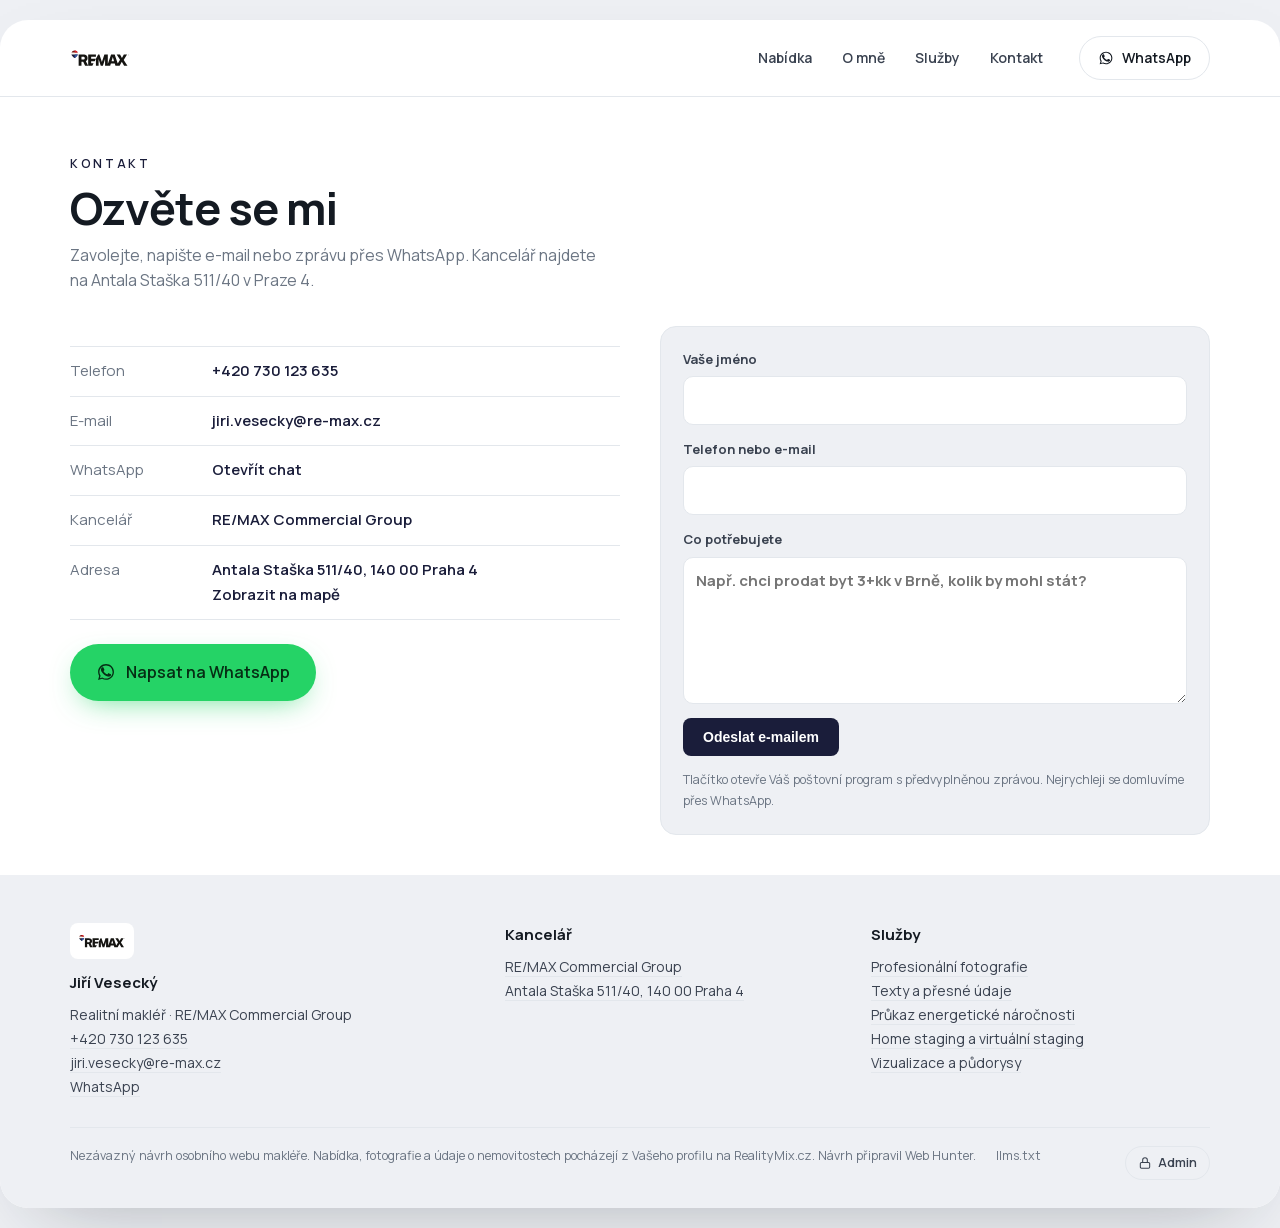
<file: kontakt/index.html>
<!doctype html>
<html lang="cs"><head>
<meta charset="utf-8">
<meta name="viewport" content="width=device-width,initial-scale=1">
<title>Kontakt | Jiří Vesecký</title>
<meta name="description" content="Kontakt na makléře Jiří Vesecký: telefon, e-mail, WhatsApp.">
<meta property="og:title" content="Kontakt | Jiří Vesecký">
<meta property="og:description" content="Kontakt na makléře Jiří Vesecký: telefon, e-mail, WhatsApp.">
<meta property="og:type" content="website"><meta property="og:locale" content="cs_CZ">

<meta name="robots" content="noindex">
<link rel="preload" href="../assets/fonts/Manrope-latin-ext.woff2" as="font" type="font/woff2" crossorigin>
<link rel="stylesheet" href="../assets/style.css?v=43be4e7b">
<link rel="stylesheet" href="../assets/makler.css?v=1e3782ba">
<style>:root{--accent:#1a1d3a;--accent-deep:#05050b}</style>
</head><body class="mk mk-str ">
<div class="mk-page">
<header class="mk-top mk-top--svetla" id="top"><div class="mk-in mk-top__in">
  <a class="mk-logo" href="../" aria-label="RE/MAX Commercial Group"><img src="../assets/logo.svg" alt="RE/MAX Commercial Group"></a>
  <nav class="mk-nav" aria-label="Hlavní"><a href="../nabidka/">Nabídka</a><a href="../o-mne/">O mně</a><a href="../sluzby/">Služby</a><a href="../kontakt/" aria-current=page>Kontakt</a></nav>
  <a class="mk-top__cta" href="https://wa.me/420730123635?text=Dobr%C3%BD%20den%2C%20p%C3%AD%C5%A1i%20V%C3%A1m%20z%20Va%C5%A1eho%20webu.%20M%C3%A1m%20dotaz%20ohledn%C4%9B%20nemovitosti." target="_blank" rel="noopener"><svg viewBox="0 0 24 24" aria-hidden="true"><path d="M17.47 14.38c-.3-.15-1.76-.87-2.03-.97-.27-.1-.47-.15-.67.15-.2.3-.77.96-.94 1.16-.17.2-.35.22-.65.07-.3-.15-1.26-.46-2.4-1.48-.89-.79-1.49-1.77-1.66-2.07-.17-.3-.02-.46.13-.61.13-.13.3-.35.45-.52.15-.17.2-.3.3-.5.1-.2.05-.37-.02-.52-.08-.15-.67-1.61-.92-2.21-.24-.58-.49-.5-.67-.51h-.57c-.2 0-.52.07-.79.37-.27.3-1.04 1.02-1.04 2.48s1.06 2.88 1.21 3.08c.15.2 2.1 3.2 5.08 4.49.71.3 1.26.49 1.69.63.71.22 1.36.19 1.87.12.57-.09 1.76-.72 2.01-1.41.25-.7.25-1.29.17-1.42-.07-.13-.27-.2-.57-.35z"/><path d="M12.04 2.5C6.79 2.5 2.52 6.77 2.52 12c0 1.68.44 3.32 1.28 4.76L2.5 21.5l4.87-1.27a9.47 9.47 0 0 0 4.66 1.21h.01c5.25 0 9.52-4.27 9.52-9.5 0-5.23-4.27-9.5-9.52-9.5zm0 17.4h-.01a7.9 7.9 0 0 1-4.02-1.1l-.29-.17-2.99.78.8-2.91-.19-.3a7.86 7.86 0 0 1-1.21-4.2c0-4.35 3.55-7.9 7.91-7.9 2.11 0 4.1.83 5.59 2.32a7.84 7.84 0 0 1 2.32 5.59c0 4.35-3.55 7.89-7.91 7.89z"/></svg>WhatsApp</a>
  <button class="mk-burger" type="button" aria-label="Otevřít menu" aria-expanded="false"><span></span></button>
</div></header>
<main class="mk-str__telo">
<div class="mk-in mk-str__hlava"><span class="eyebrow">Kontakt</span><h1>Ozvěte se mi</h1><p>Zavolejte, napište e-mail nebo zprávu přes WhatsApp. Kancelář najdete na Antala Staška 511/40 v Praze 4.</p></div><div class="mk-in mk-kontakt"><div><dl class="mk-fakta-tab"><div><dt>Telefon</dt><dd><a href="tel:+420730123635">+420 730 123 635</a></dd></div><div><dt>E-mail</dt><dd><a href="mailto:jiri.vesecky@re-max.cz">jiri.vesecky@re-max.cz</a></dd></div><div><dt>WhatsApp</dt><dd><a href="https://wa.me/420730123635?text=Dobr%C3%BD%20den%2C%20p%C3%AD%C5%A1i%20V%C3%A1m%20z%20Va%C5%A1eho%20webu.%20M%C3%A1m%20dotaz%20ohledn%C4%9B%20nemovitosti." target="_blank" rel="noopener">Otevřít chat</a></dd></div><div><dt>Kancelář</dt><dd><a href="https://www.remax-commercial.cz" target=_blank rel=noopener>RE/MAX Commercial Group</a></dd></div><div><dt>Adresa</dt><dd><a href="https://www.google.com/maps/search/?api=1&amp;query=Antala%20Sta%C5%A1ka%20511/40%2C%20140%2000%20Praha%204" target="_blank" rel="noopener">Antala Staška 511/40, 140 00 Praha 4</a><br><a href="https://www.google.com/maps/search/?api=1&amp;query=Antala%20Sta%C5%A1ka%20511/40%2C%20140%2000%20Praha%204" target="_blank" rel="noopener">Zobrazit na mapě</a></dd></div></dl>
    <div class="cta"><a class="btn btn--wa" href="https://wa.me/420730123635?text=Dobr%C3%BD%20den%2C%20p%C3%AD%C5%A1i%20V%C3%A1m%20z%20Va%C5%A1eho%20webu.%20M%C3%A1m%20dotaz%20ohledn%C4%9B%20nemovitosti." target="_blank" rel="noopener"><svg viewBox="0 0 24 24" aria-hidden="true"><path d="M17.47 14.38c-.3-.15-1.76-.87-2.03-.97-.27-.1-.47-.15-.67.15-.2.3-.77.96-.94 1.16-.17.2-.35.22-.65.07-.3-.15-1.26-.46-2.4-1.48-.89-.79-1.49-1.77-1.66-2.07-.17-.3-.02-.46.13-.61.13-.13.3-.35.45-.52.15-.17.2-.3.3-.5.1-.2.05-.37-.02-.52-.08-.15-.67-1.61-.92-2.21-.24-.58-.49-.5-.67-.51h-.57c-.2 0-.52.07-.79.37-.27.3-1.04 1.02-1.04 2.48s1.06 2.88 1.21 3.08c.15.2 2.1 3.2 5.08 4.49.71.3 1.26.49 1.69.63.71.22 1.36.19 1.87.12.57-.09 1.76-.72 2.01-1.41.25-.7.25-1.29.17-1.42-.07-.13-.27-.2-.57-.35z"/><path d="M12.04 2.5C6.79 2.5 2.52 6.77 2.52 12c0 1.68.44 3.32 1.28 4.76L2.5 21.5l4.87-1.27a9.47 9.47 0 0 0 4.66 1.21h.01c5.25 0 9.52-4.27 9.52-9.5 0-5.23-4.27-9.5-9.52-9.5zm0 17.4h-.01a7.9 7.9 0 0 1-4.02-1.1l-.29-.17-2.99.78.8-2.91-.19-.3a7.86 7.86 0 0 1-1.21-4.2c0-4.35 3.55-7.9 7.91-7.9 2.11 0 4.1.83 5.59 2.32a7.84 7.84 0 0 1 2.32 5.59c0 4.35-3.55 7.89-7.91 7.89z"/></svg>Napsat na WhatsApp</a></div></div><form class="mk-form" action="mailto:jiri.vesecky@re-max.cz" method="get">
  <label>Vaše jméno<input name="jmeno" required></label>
  <label>Telefon nebo e-mail<input name="kontakt" required></label>
  <label>Co potřebujete<textarea name="body" rows="5" placeholder="Např. chci prodat byt 3+kk v Brně, kolik by mohl stát?"></textarea></label>
  <input type="hidden" name="subject" value="Dotaz z webu">
  <button type="submit" class="mk-hero__btn">Odeslat e-mailem</button>
  <p class="mk-form__pozn">Tlačítko otevře Váš poštovní program s předvyplněnou zprávou. Nejrychleji se domluvíme přes WhatsApp.</p>
</form></div>
</main>
<footer id="kontakt" class="mk-pata"><div class="mk-in">
  <div class="mk-pata__grid">
    <div><img class="mk-pata__logo" src="../assets/logo.svg" alt="RE/MAX Commercial Group" loading="lazy"><b>Jiří Vesecký</b><p>Realitní makléř · RE/MAX Commercial Group</p>
      <ul><li><a href="tel:+420730123635">+420 730 123 635</a></li><li><a href="mailto:jiri.vesecky@re-max.cz">jiri.vesecky@re-max.cz</a></li><li><a href="https://wa.me/420730123635?text=Dobr%C3%BD%20den%2C%20p%C3%AD%C5%A1i%20V%C3%A1m%20z%20Va%C5%A1eho%20webu.%20M%C3%A1m%20dotaz%20ohledn%C4%9B%20nemovitosti." target="_blank" rel="noopener">WhatsApp</a></li></ul></div>
    <div><b>Kancelář</b><ul><li><a href="https://www.remax-commercial.cz" target=_blank rel=noopener>RE/MAX Commercial Group</a></li><li><a href="https://www.google.com/maps/search/?api=1&amp;query=Antala%20Sta%C5%A1ka%20511/40%2C%20140%2000%20Praha%204" target="_blank" rel="noopener">Antala Staška 511/40, 140 00 Praha 4</a></li></ul></div>
    <div><b>Služby</b><ul><li><a href="../sluzby/">Profesionální fotografie</a></li><li><a href="../sluzby/">Texty a přesné údaje</a></li><li><a href="../sluzby/">Průkaz energetické náročnosti</a></li><li><a href="../sluzby/">Home staging a virtuální staging</a></li><li><a href="../sluzby/">Vizualizace a půdorysy</a></li></ul></div>
  </div>
  <div class="mk-pata__dole"><span>Nezávazný návrh osobního webu makléře. Nabídka, fotografie a údaje o nemovitostech pocházejí z Vašeho profilu na RealityMix.cz. Návrh připravil Web Hunter.</span><a href="../llms.txt">llms.txt</a>
    <a class="mk-admin" href="../admin/"><svg viewBox="0 0 24 24" aria-hidden="true"><rect x="4" y="11" width="16" height="10" rx="2"/><path d="M8 11V7a4 4 0 0 1 8 0v4"/></svg>Admin</a></div>
</div></footer>
</div>
<script>
(function(){
var top=document.querySelector('.mk-top'),burger=document.querySelector('.mk-burger'),hero=document.querySelector('.mk-hero');
if(top&&hero){var prah=0;function lista(){if(!prah)prah=hero.offsetHeight-120;top.classList.toggle('on',window.scrollY>prah)}
  lista();addEventListener('scroll',lista,{passive:true})}
addEventListener('error',function(e){var t=e.target;if(t&&t.tagName==='IMG'){t.classList.add('is-broken');if(t.parentNode)t.parentNode.classList.add('bez-fotky')}},true);
var mapa=document.querySelector('[data-mapa]');
if(mapa){var vrstva=mapa.querySelector('.mk-mapa__dlazdice');function skal(){var w=mapa.clientWidth,W=parseInt(vrstva.style.width,10)||1;vrstva.style.transform='scale('+(w/W)+')'}
  skal();addEventListener('resize',skal);var nacti=function(){mapa.classList.add('is-on');mapa.querySelectorAll('img[data-src]').forEach(function(i){i.onload=function(){i.classList.add('is-on')};i.src=i.dataset.src;i.removeAttribute('data-src')})};
  if('IntersectionObserver' in window){new IntersectionObserver(function(es,o){if(es[0].isIntersecting){nacti();o.disconnect()}},{rootMargin:'400px'}).observe(mapa)}else nacti()}
var razeni=document.querySelector('.mk-razeni');
if(razeni){razeni.addEventListener('change',function(){var m=document.querySelector('.mk-mriz'),k=[].slice.call(m.querySelectorAll('.mk-karta')),v=razeni.value;
  k.sort(function(a,b){var s=(+a.dataset.stav||0)-(+b.dataset.stav||0);if(s)return s;
    if(v==='cena-asc')return (+a.dataset.cena||9e15)-(+b.dataset.cena||9e15);if(v==='cena-desc')return (+b.dataset.cena)-(+a.dataset.cena);
    if(a.dataset.poradi!==''&&b.dataset.poradi!=='')return (+a.dataset.poradi)-(+b.dataset.poradi);
    return (b.dataset.datum||'').localeCompare(a.dataset.datum||'')});
  k.forEach(function(x){m.appendChild(x)})})}
if(burger){burger.addEventListener('click',function(){var o=top.classList.toggle('menu');
  burger.setAttribute('aria-expanded',o?'true':'false')});
  top.querySelectorAll('.mk-nav a').forEach(function(a){a.addEventListener('click',function(){
    top.classList.remove('menu');burger.setAttribute('aria-expanded','false')})})}
if('IntersectionObserver' in window){var io=new IntersectionObserver(function(es){es.forEach(function(e){
  if(e.isIntersecting){e.target.classList.add('in');io.unobserve(e.target)}})},{rootMargin:'0px 0px -6% 0px'});
  document.querySelectorAll('.rv').forEach(function(el){io.observe(el)})}
else{document.querySelectorAll('.rv').forEach(function(el){el.classList.add('in')})}
var qs=new URLSearchParams(location.search),stav={typ:qs.get('typ')||'',tr:'',q:qs.get('q')||''},karty=[].slice.call(document.querySelectorAll('.mk-karta')),
  pocet=document.querySelector('[data-pocet]'),prazdno=document.querySelector('.mk-prazdno'),
  form=document.getElementById('hledani'),pole=form?form.querySelector('input'):null;
function norm(s){return (s||'').toLowerCase().normalize('NFD').replace(/[̀-ͯ]/g,'')}
function filtr(){var n=0,q=norm(stav.q);karty.forEach(function(k){var ok=(!stav.typ||k.dataset.typ===stav.typ)&&
  (!stav.tr||k.dataset.tr===stav.tr)&&(!q||norm(k.dataset.text).indexOf(q)>-1);k.hidden=!ok;if(ok)n++});
  if(pocet)pocet.textContent=n;if(prazdno)prazdno.hidden=n>0}
document.querySelectorAll('.mk-tab').forEach(function(b){b.addEventListener('click',function(){
  stav.typ=b.getAttribute('data-typ');document.querySelectorAll('.mk-tab').forEach(function(x){x.classList.toggle('is-on',x===b)});filtr()})});
document.querySelectorAll('.mk-pil').forEach(function(b){b.addEventListener('click',function(){
  stav.tr=b.getAttribute('data-tr');b.parentNode.querySelectorAll('.mk-pil').forEach(function(x){x.classList.toggle('is-on',x===b)});filtr()})});
if(pole){pole.addEventListener('input',function(){stav.q=pole.value;filtr()})}
if(form){form.addEventListener('submit',function(e){var c=document.getElementById('nabidka');
  if(!c||!karty.length||form.getAttribute('action')&&!document.body.classList.contains('mk-nabidka-str')){
    if(form.getAttribute('action')){e.preventDefault();location.href=form.getAttribute('action')+'?typ='+encodeURIComponent(stav.typ)+'&q='+encodeURIComponent(pole?pole.value:'');return}}
  e.preventDefault();stav.q=pole?pole.value:'';filtr();if(c)c.scrollIntoView({behavior:'smooth',block:'start'})})}
if(pole&&stav.q)pole.value=stav.q;
document.querySelectorAll('.mk-tab').forEach(function(b){b.classList.toggle('is-on',b.getAttribute('data-typ')===stav.typ)});
if(karty.length)filtr();
})();
</script>
</body></html>
</file>
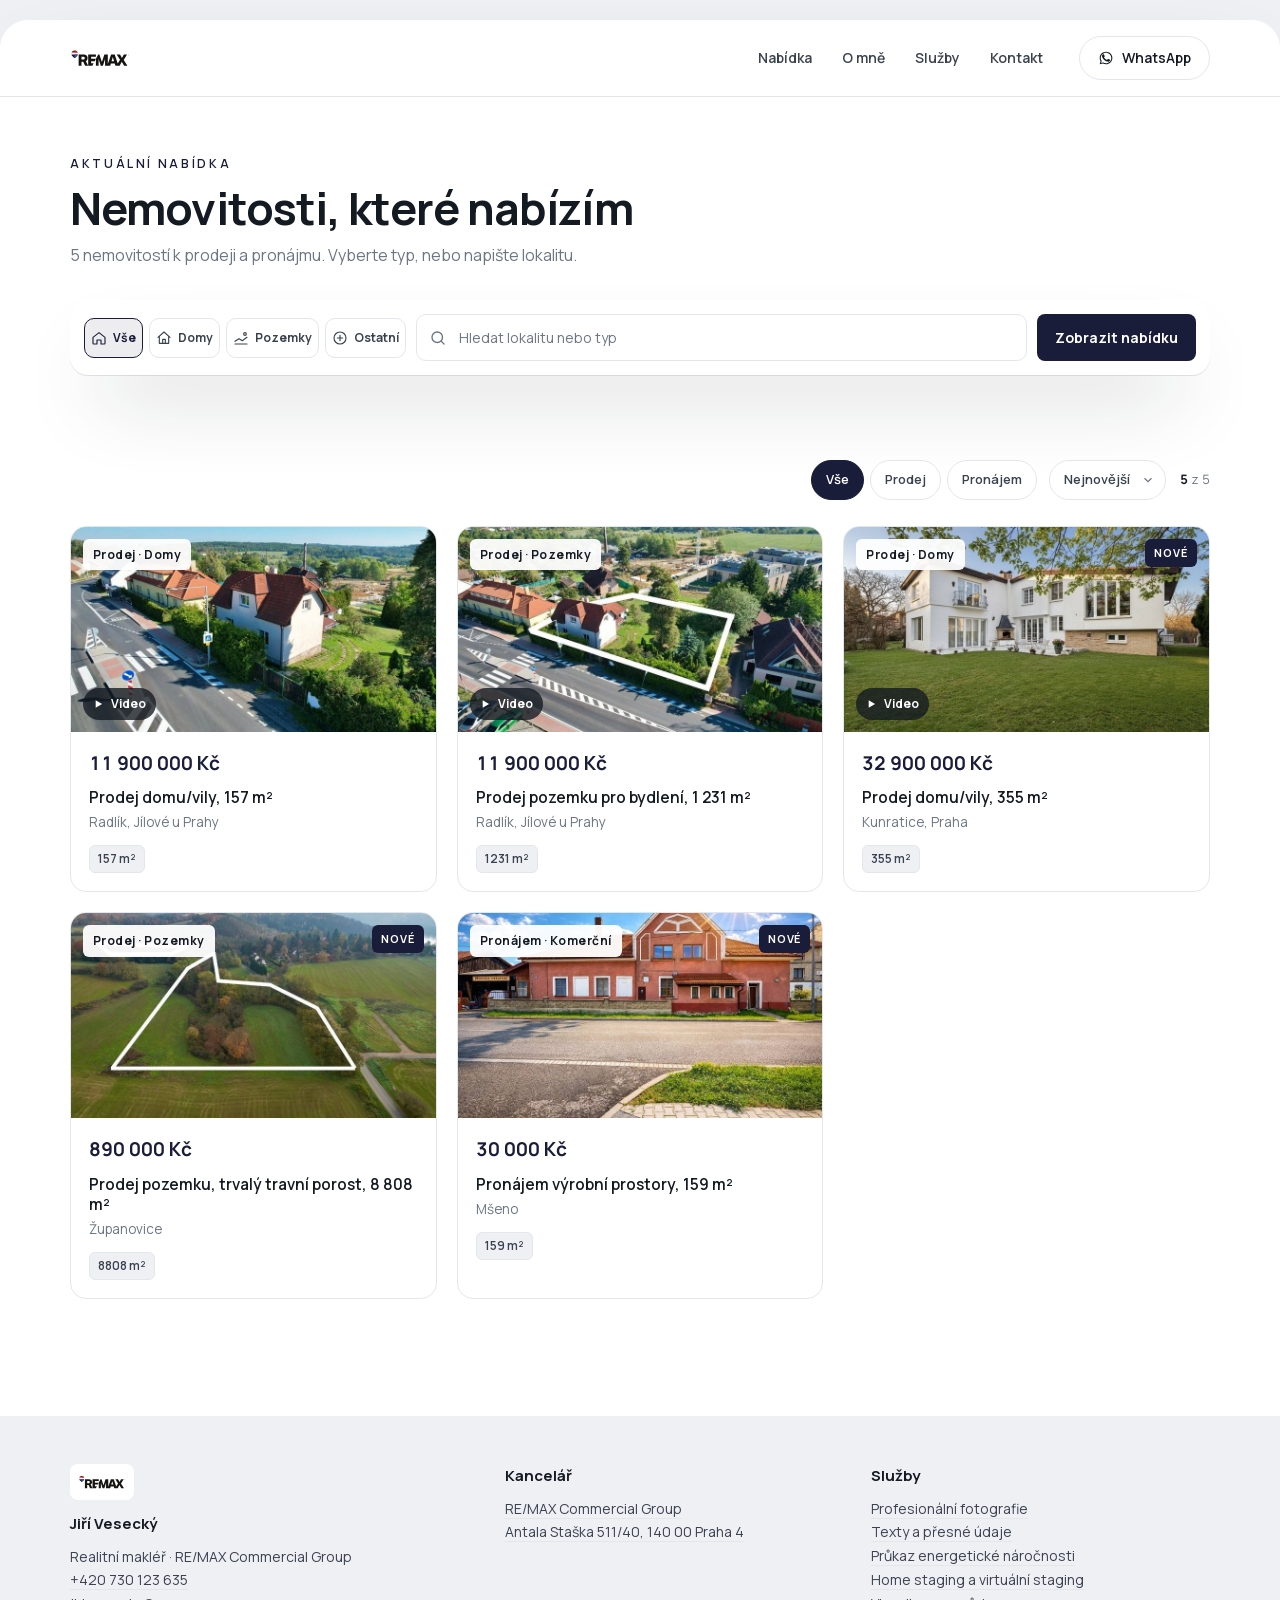
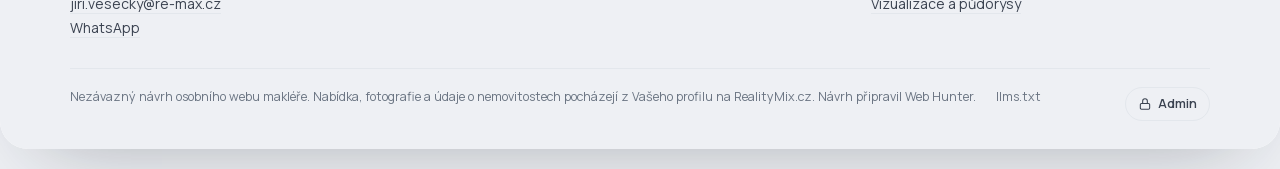
<file: nabidka/index.html>
<!doctype html>
<html lang="cs"><head>
<meta charset="utf-8">
<meta name="viewport" content="width=device-width,initial-scale=1">
<title>Nabídka nemovitostí | Jiří Vesecký</title>
<meta name="description" content="Jiří Vesecký, MBA, realitní makléř kanceláře RE/MAX Commercial Group. Aktuálně 5 nabídek nemovitostí, lokality Jílové u Prahy, Praha a Županovice. Prodej, pro">
<meta property="og:title" content="Nabídka nemovitostí | Jiří Vesecký">
<meta property="og:description" content="Jiří Vesecký, MBA, realitní makléř kanceláře RE/MAX Commercial Group. Aktuálně 5 nabídek nemovitostí, lokality Jílové u Prahy, Praha a Županovice. Prodej, pro">
<meta property="og:type" content="website"><meta property="og:locale" content="cs_CZ">

<meta name="robots" content="noindex">
<link rel="preload" href="../assets/fonts/Manrope-latin-ext.woff2" as="font" type="font/woff2" crossorigin>
<link rel="stylesheet" href="../assets/style.css?v=43be4e7b">
<link rel="stylesheet" href="../assets/makler.css?v=1e3782ba">
<style>:root{--accent:#1a1d3a;--accent-deep:#05050b}</style>
</head><body class="mk mk-str mk-nabidka-str">
<div class="mk-page">
<header class="mk-top mk-top--svetla" id="top"><div class="mk-in mk-top__in">
  <a class="mk-logo" href="../" aria-label="RE/MAX Commercial Group"><img src="../assets/logo.svg" alt="RE/MAX Commercial Group"></a>
  <nav class="mk-nav" aria-label="Hlavní"><a href="../nabidka/" aria-current=page>Nabídka</a><a href="../o-mne/">O mně</a><a href="../sluzby/">Služby</a><a href="../kontakt/">Kontakt</a></nav>
  <a class="mk-top__cta" href="https://wa.me/420730123635?text=Dobr%C3%BD%20den%2C%20p%C3%AD%C5%A1i%20V%C3%A1m%20z%20Va%C5%A1eho%20webu.%20M%C3%A1m%20dotaz%20ohledn%C4%9B%20nemovitosti." target="_blank" rel="noopener"><svg viewBox="0 0 24 24" aria-hidden="true"><path d="M17.47 14.38c-.3-.15-1.76-.87-2.03-.97-.27-.1-.47-.15-.67.15-.2.3-.77.96-.94 1.16-.17.2-.35.22-.65.07-.3-.15-1.26-.46-2.4-1.48-.89-.79-1.49-1.77-1.66-2.07-.17-.3-.02-.46.13-.61.13-.13.3-.35.45-.52.15-.17.2-.3.3-.5.1-.2.05-.37-.02-.52-.08-.15-.67-1.61-.92-2.21-.24-.58-.49-.5-.67-.51h-.57c-.2 0-.52.07-.79.37-.27.3-1.04 1.02-1.04 2.48s1.06 2.88 1.21 3.08c.15.2 2.1 3.2 5.08 4.49.71.3 1.26.49 1.69.63.71.22 1.36.19 1.87.12.57-.09 1.76-.72 2.01-1.41.25-.7.25-1.29.17-1.42-.07-.13-.27-.2-.57-.35z"/><path d="M12.04 2.5C6.79 2.5 2.52 6.77 2.52 12c0 1.68.44 3.32 1.28 4.76L2.5 21.5l4.87-1.27a9.47 9.47 0 0 0 4.66 1.21h.01c5.25 0 9.52-4.27 9.52-9.5 0-5.23-4.27-9.5-9.52-9.5zm0 17.4h-.01a7.9 7.9 0 0 1-4.02-1.1l-.29-.17-2.99.78.8-2.91-.19-.3a7.86 7.86 0 0 1-1.21-4.2c0-4.35 3.55-7.9 7.91-7.9 2.11 0 4.1.83 5.59 2.32a7.84 7.84 0 0 1 2.32 5.59c0 4.35-3.55 7.89-7.91 7.89z"/></svg>WhatsApp</a>
  <button class="mk-burger" type="button" aria-label="Otevřít menu" aria-expanded="false"><span></span></button>
</div></header>
<main class="mk-str__telo">
<div class="mk-in mk-str__hlava"><span class="eyebrow">Aktuální nabídka</span><h1>Nemovitosti, které nabízím</h1><p>5 nemovitostí k prodeji a pronájmu. Vyberte typ, nebo napište lokalitu.</p></div><div class="mk-in"><form class="mk-hledani" id="hledani" role="search" aria-label="Hledání v nabídce" action="" method="get">
  <div class="mk-hledani__taby"><button type="button" class="mk-tab is-on" data-typ=""><svg viewBox="0 0 24 24" aria-hidden="true"><path d="M3 11l9-7 9 7v9a1 1 0 0 1-1 1h-5v-6H9v6H4a1 1 0 0 1-1-1z"/></svg>Vše</button><button type="button" class="mk-tab" data-typ="dum"><svg viewBox="0 0 24 24" aria-hidden="true"><path d="M3 11l9-8 9 8"/><path d="M5 10v10h14V10"/><path d="M10 20v-6h4v6"/></svg>Domy</button><button type="button" class="mk-tab" data-typ="pozemek"><svg viewBox="0 0 24 24" aria-hidden="true"><path d="M3 17l6-4 5 3 7-5"/><path d="M3 21h18"/><circle cx="18" cy="6" r="2"/></svg>Pozemky</button><button type="button" class="mk-tab" data-typ="ostatni"><svg viewBox="0 0 24 24" aria-hidden="true"><circle cx="12" cy="12" r="9"/><path d="M8 12h8M12 8v8"/></svg>Ostatní</button></div>
  <label class="mk-hledani__pole"><svg viewBox="0 0 24 24" aria-hidden="true"><circle cx="11" cy="11" r="7"/><path d="m20 20-3.5-3.5"/></svg>
    <input type="search" name="q" placeholder="Hledat lokalitu nebo typ" autocomplete="off" aria-label="Hledat v nabídce"></label>
  <button type="submit" class="mk-hledani__btn">Zobrazit nabídku</button>
</form></div><section id="nabidka" class="mk-nabidka rv"><div class="mk-in">
  <div class="mk-sec-h"><div></div>
    <div class="mk-filtr"><button type="button" class="mk-pil is-on" data-tr="">Vše</button><button type="button" class="mk-pil" data-tr="prodej">Prodej</button><button type="button" class="mk-pil" data-tr="pronajem">Pronájem</button><select class="mk-razeni" aria-label="Řazení"><option value="nove">Nejnovější</option><option value="cena-desc">Nejdražší</option><option value="cena-asc">Nejlevnější</option></select><span class="mk-filtr__pocet"><b data-pocet>5</b> z 5</span></div></div>
  <div class="mk-mriz"><a class="mk-karta" href="../prodej-domu-vily-157-m2-8717569/" data-typ="dum" data-tr="prodej" data-cena="11900000" data-datum="2026-10-12" data-poradi="0" data-stav="0" data-text="prodej domu/vily, 157 m² radlík, jílové u prahy">
  <span class="mk-karta__foto"><img src="../assets/n/8717569/karta.jpg" alt="Prodej domu/vily, 157 m²" loading="lazy" decoding="async"><span class="mk-karta__stitek">Prodej · Domy</span><span class="mk-karta__video"><svg viewBox="0 0 24 24" aria-hidden="true"><path d="M8 5.5v13l11-6.5z" fill="currentColor" stroke="none"/></svg>Video</span></span>
  <span class="mk-karta__telo"><span class="mk-karta__cena">11 900 000 Kč</span><b>Prodej domu/vily, 157 m²</b>
    <span class="mk-karta__misto">Radlík, Jílové u Prahy</span>
    <span class="mk-karta__chipy"><span>157 m²</span></span></span>
</a><a class="mk-karta" href="../prodej-pozemku-pro-bydleni-1-231-m2-8716469/" data-typ="pozemek" data-tr="prodej" data-cena="11900000" data-datum="2026-10-12" data-poradi="1" data-stav="0" data-text="prodej pozemku pro bydlení, 1 231 m² radlík, jílové u prahy">
  <span class="mk-karta__foto"><img src="../assets/n/8716469/karta.jpg" alt="Prodej pozemku pro bydlení, 1 231 m²" loading="lazy" decoding="async"><span class="mk-karta__stitek">Prodej · Pozemky</span><span class="mk-karta__video"><svg viewBox="0 0 24 24" aria-hidden="true"><path d="M8 5.5v13l11-6.5z" fill="currentColor" stroke="none"/></svg>Video</span></span>
  <span class="mk-karta__telo"><span class="mk-karta__cena">11 900 000 Kč</span><b>Prodej pozemku pro bydlení, 1 231 m²</b>
    <span class="mk-karta__misto">Radlík, Jílové u Prahy</span>
    <span class="mk-karta__chipy"><span>1231 m²</span></span></span>
</a><a class="mk-karta" href="../prodej-domu-vily-355-m2-8510429/" data-typ="dum" data-tr="prodej" data-cena="32900000" data-datum="2026-10-12" data-poradi="2" data-stav="0" data-text="prodej domu/vily, 355 m² kunratice, praha">
  <span class="mk-karta__foto"><img src="../assets/n/8510429/karta.jpg" alt="Prodej domu/vily, 355 m²" loading="lazy" decoding="async"><span class="mk-karta__stitek">Prodej · Domy</span><span class="mk-karta__nove">Nové</span><span class="mk-karta__video"><svg viewBox="0 0 24 24" aria-hidden="true"><path d="M8 5.5v13l11-6.5z" fill="currentColor" stroke="none"/></svg>Video</span></span>
  <span class="mk-karta__telo"><span class="mk-karta__cena">32 900 000 Kč</span><b>Prodej domu/vily, 355 m²</b>
    <span class="mk-karta__misto">Kunratice, Praha</span>
    <span class="mk-karta__chipy"><span>355 m²</span></span></span>
</a><a class="mk-karta" href="../prodej-pozemku-trvaly-travni-porost-8-808-m2-8435595/" data-typ="pozemek" data-tr="prodej" data-cena="890000" data-datum="2026-10-12" data-poradi="3" data-stav="0" data-text="prodej pozemku, trvalý travní porost, 8 808 m² županovice">
  <span class="mk-karta__foto"><img src="../assets/n/8435595/karta.jpg" alt="Prodej pozemku, trvalý travní porost, 8 808 m²" loading="lazy" decoding="async"><span class="mk-karta__stitek">Prodej · Pozemky</span><span class="mk-karta__nove">Nové</span></span>
  <span class="mk-karta__telo"><span class="mk-karta__cena">890 000 Kč</span><b>Prodej pozemku, trvalý travní porost, 8 808 m²</b>
    <span class="mk-karta__misto">Županovice</span>
    <span class="mk-karta__chipy"><span>8808 m²</span></span></span>
</a><a class="mk-karta" href="../pronajem-vyrobni-prostory-159-m2-8412817/" data-typ="ostatni" data-tr="pronajem" data-cena="30000" data-datum="2026-10-12" data-poradi="4" data-stav="0" data-text="pronájem výrobní prostory, 159 m² mšeno">
  <span class="mk-karta__foto"><img src="../assets/n/8412817/karta.jpg" alt="Pronájem výrobní prostory, 159 m²" loading="lazy" decoding="async"><span class="mk-karta__stitek">Pronájem · Komerční</span><span class="mk-karta__nove">Nové</span></span>
  <span class="mk-karta__telo"><span class="mk-karta__cena">30 000 Kč</span><b>Pronájem výrobní prostory, 159 m²</b>
    <span class="mk-karta__misto">Mšeno</span>
    <span class="mk-karta__chipy"><span>159 m²</span></span></span>
</a></div>
  <p class="mk-prazdno" hidden>Tomuto výběru zatím neodpovídá žádná nabídka. Napište mi, co hledáte.</p>
</div></section>
</main>
<footer id="kontakt" class="mk-pata"><div class="mk-in">
  <div class="mk-pata__grid">
    <div><img class="mk-pata__logo" src="../assets/logo.svg" alt="RE/MAX Commercial Group" loading="lazy"><b>Jiří Vesecký</b><p>Realitní makléř · RE/MAX Commercial Group</p>
      <ul><li><a href="tel:+420730123635">+420 730 123 635</a></li><li><a href="mailto:jiri.vesecky@re-max.cz">jiri.vesecky@re-max.cz</a></li><li><a href="https://wa.me/420730123635?text=Dobr%C3%BD%20den%2C%20p%C3%AD%C5%A1i%20V%C3%A1m%20z%20Va%C5%A1eho%20webu.%20M%C3%A1m%20dotaz%20ohledn%C4%9B%20nemovitosti." target="_blank" rel="noopener">WhatsApp</a></li></ul></div>
    <div><b>Kancelář</b><ul><li><a href="https://www.remax-commercial.cz" target=_blank rel=noopener>RE/MAX Commercial Group</a></li><li><a href="https://www.google.com/maps/search/?api=1&amp;query=Antala%20Sta%C5%A1ka%20511/40%2C%20140%2000%20Praha%204" target="_blank" rel="noopener">Antala Staška 511/40, 140 00 Praha 4</a></li></ul></div>
    <div><b>Služby</b><ul><li><a href="../sluzby/">Profesionální fotografie</a></li><li><a href="../sluzby/">Texty a přesné údaje</a></li><li><a href="../sluzby/">Průkaz energetické náročnosti</a></li><li><a href="../sluzby/">Home staging a virtuální staging</a></li><li><a href="../sluzby/">Vizualizace a půdorysy</a></li></ul></div>
  </div>
  <div class="mk-pata__dole"><span>Nezávazný návrh osobního webu makléře. Nabídka, fotografie a údaje o nemovitostech pocházejí z Vašeho profilu na RealityMix.cz. Návrh připravil Web Hunter.</span><a href="../llms.txt">llms.txt</a>
    <a class="mk-admin" href="../admin/"><svg viewBox="0 0 24 24" aria-hidden="true"><rect x="4" y="11" width="16" height="10" rx="2"/><path d="M8 11V7a4 4 0 0 1 8 0v4"/></svg>Admin</a></div>
</div></footer>
</div>
<script>
(function(){
var top=document.querySelector('.mk-top'),burger=document.querySelector('.mk-burger'),hero=document.querySelector('.mk-hero');
if(top&&hero){var prah=0;function lista(){if(!prah)prah=hero.offsetHeight-120;top.classList.toggle('on',window.scrollY>prah)}
  lista();addEventListener('scroll',lista,{passive:true})}
addEventListener('error',function(e){var t=e.target;if(t&&t.tagName==='IMG'){t.classList.add('is-broken');if(t.parentNode)t.parentNode.classList.add('bez-fotky')}},true);
var mapa=document.querySelector('[data-mapa]');
if(mapa){var vrstva=mapa.querySelector('.mk-mapa__dlazdice');function skal(){var w=mapa.clientWidth,W=parseInt(vrstva.style.width,10)||1;vrstva.style.transform='scale('+(w/W)+')'}
  skal();addEventListener('resize',skal);var nacti=function(){mapa.classList.add('is-on');mapa.querySelectorAll('img[data-src]').forEach(function(i){i.onload=function(){i.classList.add('is-on')};i.src=i.dataset.src;i.removeAttribute('data-src')})};
  if('IntersectionObserver' in window){new IntersectionObserver(function(es,o){if(es[0].isIntersecting){nacti();o.disconnect()}},{rootMargin:'400px'}).observe(mapa)}else nacti()}
var razeni=document.querySelector('.mk-razeni');
if(razeni){razeni.addEventListener('change',function(){var m=document.querySelector('.mk-mriz'),k=[].slice.call(m.querySelectorAll('.mk-karta')),v=razeni.value;
  k.sort(function(a,b){var s=(+a.dataset.stav||0)-(+b.dataset.stav||0);if(s)return s;
    if(v==='cena-asc')return (+a.dataset.cena||9e15)-(+b.dataset.cena||9e15);if(v==='cena-desc')return (+b.dataset.cena)-(+a.dataset.cena);
    if(a.dataset.poradi!==''&&b.dataset.poradi!=='')return (+a.dataset.poradi)-(+b.dataset.poradi);
    return (b.dataset.datum||'').localeCompare(a.dataset.datum||'')});
  k.forEach(function(x){m.appendChild(x)})})}
if(burger){burger.addEventListener('click',function(){var o=top.classList.toggle('menu');
  burger.setAttribute('aria-expanded',o?'true':'false')});
  top.querySelectorAll('.mk-nav a').forEach(function(a){a.addEventListener('click',function(){
    top.classList.remove('menu');burger.setAttribute('aria-expanded','false')})})}
if('IntersectionObserver' in window){var io=new IntersectionObserver(function(es){es.forEach(function(e){
  if(e.isIntersecting){e.target.classList.add('in');io.unobserve(e.target)}})},{rootMargin:'0px 0px -6% 0px'});
  document.querySelectorAll('.rv').forEach(function(el){io.observe(el)})}
else{document.querySelectorAll('.rv').forEach(function(el){el.classList.add('in')})}
var qs=new URLSearchParams(location.search),stav={typ:qs.get('typ')||'',tr:'',q:qs.get('q')||''},karty=[].slice.call(document.querySelectorAll('.mk-karta')),
  pocet=document.querySelector('[data-pocet]'),prazdno=document.querySelector('.mk-prazdno'),
  form=document.getElementById('hledani'),pole=form?form.querySelector('input'):null;
function norm(s){return (s||'').toLowerCase().normalize('NFD').replace(/[̀-ͯ]/g,'')}
function filtr(){var n=0,q=norm(stav.q);karty.forEach(function(k){var ok=(!stav.typ||k.dataset.typ===stav.typ)&&
  (!stav.tr||k.dataset.tr===stav.tr)&&(!q||norm(k.dataset.text).indexOf(q)>-1);k.hidden=!ok;if(ok)n++});
  if(pocet)pocet.textContent=n;if(prazdno)prazdno.hidden=n>0}
document.querySelectorAll('.mk-tab').forEach(function(b){b.addEventListener('click',function(){
  stav.typ=b.getAttribute('data-typ');document.querySelectorAll('.mk-tab').forEach(function(x){x.classList.toggle('is-on',x===b)});filtr()})});
document.querySelectorAll('.mk-pil').forEach(function(b){b.addEventListener('click',function(){
  stav.tr=b.getAttribute('data-tr');b.parentNode.querySelectorAll('.mk-pil').forEach(function(x){x.classList.toggle('is-on',x===b)});filtr()})});
if(pole){pole.addEventListener('input',function(){stav.q=pole.value;filtr()})}
if(form){form.addEventListener('submit',function(e){var c=document.getElementById('nabidka');
  if(!c||!karty.length||form.getAttribute('action')&&!document.body.classList.contains('mk-nabidka-str')){
    if(form.getAttribute('action')){e.preventDefault();location.href=form.getAttribute('action')+'?typ='+encodeURIComponent(stav.typ)+'&q='+encodeURIComponent(pole?pole.value:'');return}}
  e.preventDefault();stav.q=pole?pole.value:'';filtr();if(c)c.scrollIntoView({behavior:'smooth',block:'start'})})}
if(pole&&stav.q)pole.value=stav.q;
document.querySelectorAll('.mk-tab').forEach(function(b){b.classList.toggle('is-on',b.getAttribute('data-typ')===stav.typ)});
if(karty.length)filtr();
})();
</script>
</body></html>
</file>
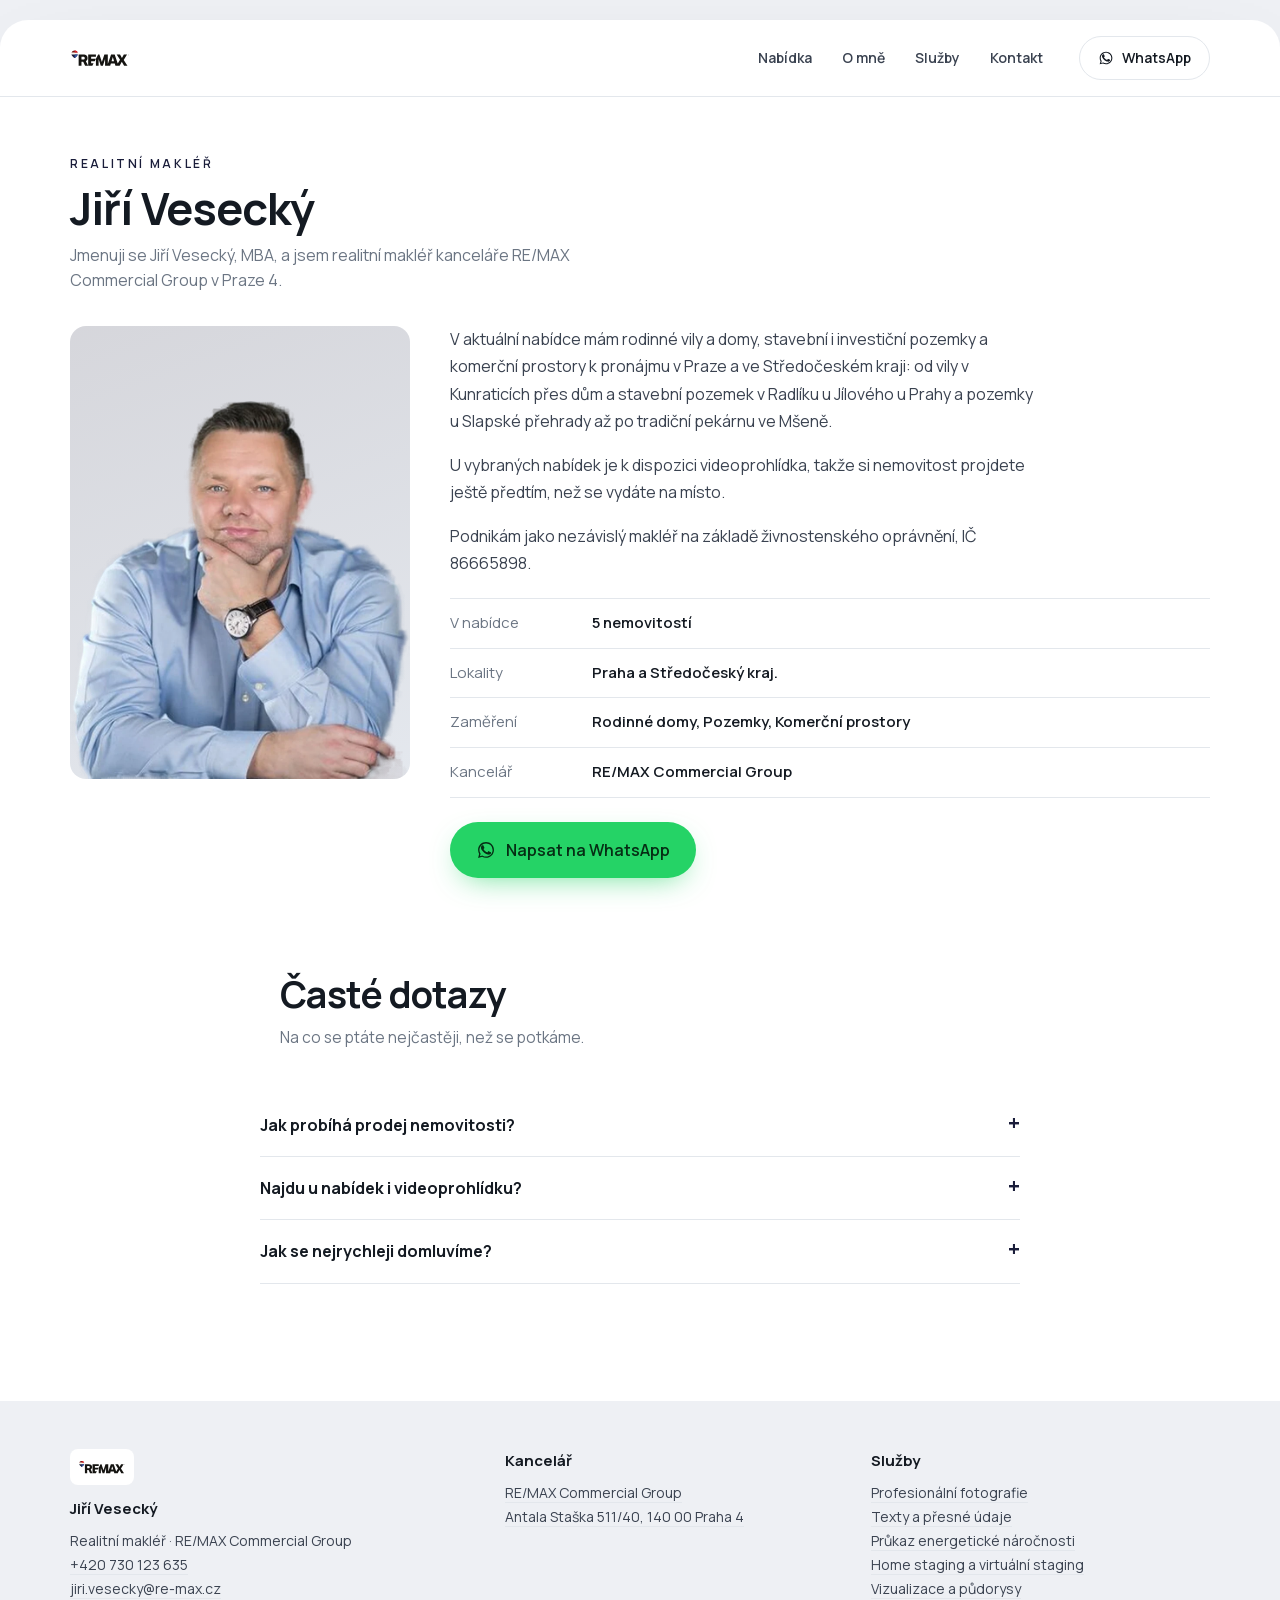
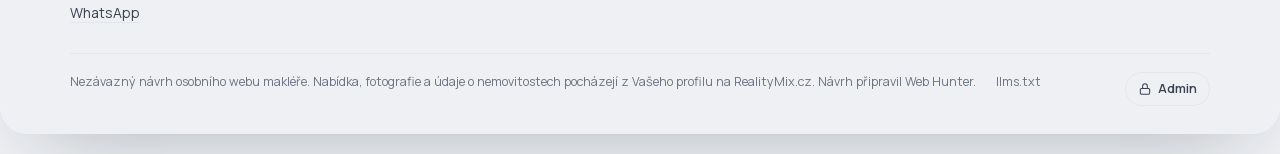
<file: o-mne/index.html>
<!doctype html>
<html lang="cs"><head>
<meta charset="utf-8">
<meta name="viewport" content="width=device-width,initial-scale=1">
<title>O mně | Jiří Vesecký</title>
<meta name="description" content="Jmenuji se Jiří Vesecký, MBA, a jsem realitní makléř kanceláře RE/MAX Commercial Group v Praze 4.">
<meta property="og:title" content="O mně | Jiří Vesecký">
<meta property="og:description" content="Jmenuji se Jiří Vesecký, MBA, a jsem realitní makléř kanceláře RE/MAX Commercial Group v Praze 4.">
<meta property="og:type" content="website"><meta property="og:locale" content="cs_CZ">

<meta name="robots" content="noindex">
<link rel="preload" href="../assets/fonts/Manrope-latin-ext.woff2" as="font" type="font/woff2" crossorigin>
<link rel="stylesheet" href="../assets/style.css?v=43be4e7b">
<link rel="stylesheet" href="../assets/makler.css?v=1e3782ba">
<style>:root{--accent:#1a1d3a;--accent-deep:#05050b}</style>
</head><body class="mk mk-str ">
<div class="mk-page">
<header class="mk-top mk-top--svetla" id="top"><div class="mk-in mk-top__in">
  <a class="mk-logo" href="../" aria-label="RE/MAX Commercial Group"><img src="../assets/logo.svg" alt="RE/MAX Commercial Group"></a>
  <nav class="mk-nav" aria-label="Hlavní"><a href="../nabidka/">Nabídka</a><a href="../o-mne/" aria-current=page>O mně</a><a href="../sluzby/">Služby</a><a href="../kontakt/">Kontakt</a></nav>
  <a class="mk-top__cta" href="https://wa.me/420730123635?text=Dobr%C3%BD%20den%2C%20p%C3%AD%C5%A1i%20V%C3%A1m%20z%20Va%C5%A1eho%20webu.%20M%C3%A1m%20dotaz%20ohledn%C4%9B%20nemovitosti." target="_blank" rel="noopener"><svg viewBox="0 0 24 24" aria-hidden="true"><path d="M17.47 14.38c-.3-.15-1.76-.87-2.03-.97-.27-.1-.47-.15-.67.15-.2.3-.77.96-.94 1.16-.17.2-.35.22-.65.07-.3-.15-1.26-.46-2.4-1.48-.89-.79-1.49-1.77-1.66-2.07-.17-.3-.02-.46.13-.61.13-.13.3-.35.45-.52.15-.17.2-.3.3-.5.1-.2.05-.37-.02-.52-.08-.15-.67-1.61-.92-2.21-.24-.58-.49-.5-.67-.51h-.57c-.2 0-.52.07-.79.37-.27.3-1.04 1.02-1.04 2.48s1.06 2.88 1.21 3.08c.15.2 2.1 3.2 5.08 4.49.71.3 1.26.49 1.69.63.71.22 1.36.19 1.87.12.57-.09 1.76-.72 2.01-1.41.25-.7.25-1.29.17-1.42-.07-.13-.27-.2-.57-.35z"/><path d="M12.04 2.5C6.79 2.5 2.52 6.77 2.52 12c0 1.68.44 3.32 1.28 4.76L2.5 21.5l4.87-1.27a9.47 9.47 0 0 0 4.66 1.21h.01c5.25 0 9.52-4.27 9.52-9.5 0-5.23-4.27-9.5-9.52-9.5zm0 17.4h-.01a7.9 7.9 0 0 1-4.02-1.1l-.29-.17-2.99.78.8-2.91-.19-.3a7.86 7.86 0 0 1-1.21-4.2c0-4.35 3.55-7.9 7.91-7.9 2.11 0 4.1.83 5.59 2.32a7.84 7.84 0 0 1 2.32 5.59c0 4.35-3.55 7.89-7.91 7.89z"/></svg>WhatsApp</a>
  <button class="mk-burger" type="button" aria-label="Otevřít menu" aria-expanded="false"><span></span></button>
</div></header>
<main class="mk-str__telo">
<div class="mk-in mk-str__hlava"><span class="eyebrow">Realitní makléř</span><h1>Jiří Vesecký</h1><p>Jmenuji se Jiří Vesecký, MBA, a jsem realitní makléř kanceláře RE/MAX Commercial Group v Praze 4.</p></div><div class="mk-in mk-omne-str">
  <div class="mk-omne-str__foto"><img src="../assets/foto.webp" alt="Jiří Vesecký"></div>
  <div><div class="dt-prose"><p>V aktuální nabídce mám rodinné vily a domy, stavební i investiční pozemky a komerční prostory k pronájmu v Praze a ve Středočeském kraji: od vily v Kunraticích přes dům a stavební pozemek v Radlíku u Jílového u Prahy a pozemky u Slapské přehrady až po tradiční pekárnu ve Mšeně.</p><p>U vybraných nabídek je k dispozici videoprohlídka, takže si nemovitost projdete ještě předtím, než se vydáte na místo.</p><p>Podnikám jako nezávislý makléř na základě živnostenského oprávnění, IČ 86665898.</p></div>
    <dl class="mk-fakta-tab"><div><dt>V nabídce</dt><dd>5 nemovitostí</dd></div><div><dt>Lokality</dt><dd>Praha a Středočeský kraj.</dd></div><div><dt>Zaměření</dt><dd>Rodinné domy, Pozemky, Komerční prostory</dd></div><div><dt>Kancelář</dt><dd>RE/MAX Commercial Group</dd></div></dl>
    <div class="cta"><a class="btn btn--wa" href="https://wa.me/420730123635?text=Dobr%C3%BD%20den%2C%20p%C3%AD%C5%A1i%20V%C3%A1m%20z%20Va%C5%A1eho%20webu.%20M%C3%A1m%20dotaz%20ohledn%C4%9B%20nemovitosti." target="_blank" rel="noopener"><svg viewBox="0 0 24 24" aria-hidden="true"><path d="M17.47 14.38c-.3-.15-1.76-.87-2.03-.97-.27-.1-.47-.15-.67.15-.2.3-.77.96-.94 1.16-.17.2-.35.22-.65.07-.3-.15-1.26-.46-2.4-1.48-.89-.79-1.49-1.77-1.66-2.07-.17-.3-.02-.46.13-.61.13-.13.3-.35.45-.52.15-.17.2-.3.3-.5.1-.2.05-.37-.02-.52-.08-.15-.67-1.61-.92-2.21-.24-.58-.49-.5-.67-.51h-.57c-.2 0-.52.07-.79.37-.27.3-1.04 1.02-1.04 2.48s1.06 2.88 1.21 3.08c.15.2 2.1 3.2 5.08 4.49.71.3 1.26.49 1.69.63.71.22 1.36.19 1.87.12.57-.09 1.76-.72 2.01-1.41.25-.7.25-1.29.17-1.42-.07-.13-.27-.2-.57-.35z"/><path d="M12.04 2.5C6.79 2.5 2.52 6.77 2.52 12c0 1.68.44 3.32 1.28 4.76L2.5 21.5l4.87-1.27a9.47 9.47 0 0 0 4.66 1.21h.01c5.25 0 9.52-4.27 9.52-9.5 0-5.23-4.27-9.5-9.52-9.5zm0 17.4h-.01a7.9 7.9 0 0 1-4.02-1.1l-.29-.17-2.99.78.8-2.91-.19-.3a7.86 7.86 0 0 1-1.21-4.2c0-4.35 3.55-7.9 7.91-7.9 2.11 0 4.1.83 5.59 2.32a7.84 7.84 0 0 1 2.32 5.59c0 4.35-3.55 7.89-7.91 7.89z"/></svg>Napsat na WhatsApp</a></div></div>
</div><section id="faq" class="rv"><div class="mk-in">
  <div class="mk-nadpis"><h2>Časté dotazy</h2><p>Na co se ptáte nejčastěji, než se potkáme.</p></div>
  <div class="mk-faq"><details><summary>Jak probíhá prodej nemovitosti?</summary><p>Nejdřív prohlídka a odhad ceny, pak příprava prezentace (fotografie, popis, videoprohlídka, inzerce), prohlídky se zájemci, rezervační smlouva, kupní smlouva s advokátní úschovou a předání nemovitosti. O každém kroku víte předem.</p></details><details><summary>Najdu u nabídek i videoprohlídku?</summary><p>U vybraných nemovitostí ano. Video je přímo na stránce nemovitosti, v nabídce ho poznáte podle štítku Video.</p></details><details><summary>Jak se nejrychleji domluvíme?</summary><p>Zavolejte na +420 730 123 635, napište na jiri.vesecky@re-max.cz nebo pošlete zprávu přes WhatsApp.</p></details></div>
</div></section>
</main>
<footer id="kontakt" class="mk-pata"><div class="mk-in">
  <div class="mk-pata__grid">
    <div><img class="mk-pata__logo" src="../assets/logo.svg" alt="RE/MAX Commercial Group" loading="lazy"><b>Jiří Vesecký</b><p>Realitní makléř · RE/MAX Commercial Group</p>
      <ul><li><a href="tel:+420730123635">+420 730 123 635</a></li><li><a href="mailto:jiri.vesecky@re-max.cz">jiri.vesecky@re-max.cz</a></li><li><a href="https://wa.me/420730123635?text=Dobr%C3%BD%20den%2C%20p%C3%AD%C5%A1i%20V%C3%A1m%20z%20Va%C5%A1eho%20webu.%20M%C3%A1m%20dotaz%20ohledn%C4%9B%20nemovitosti." target="_blank" rel="noopener">WhatsApp</a></li></ul></div>
    <div><b>Kancelář</b><ul><li><a href="https://www.remax-commercial.cz" target=_blank rel=noopener>RE/MAX Commercial Group</a></li><li><a href="https://www.google.com/maps/search/?api=1&amp;query=Antala%20Sta%C5%A1ka%20511/40%2C%20140%2000%20Praha%204" target="_blank" rel="noopener">Antala Staška 511/40, 140 00 Praha 4</a></li></ul></div>
    <div><b>Služby</b><ul><li><a href="../sluzby/">Profesionální fotografie</a></li><li><a href="../sluzby/">Texty a přesné údaje</a></li><li><a href="../sluzby/">Průkaz energetické náročnosti</a></li><li><a href="../sluzby/">Home staging a virtuální staging</a></li><li><a href="../sluzby/">Vizualizace a půdorysy</a></li></ul></div>
  </div>
  <div class="mk-pata__dole"><span>Nezávazný návrh osobního webu makléře. Nabídka, fotografie a údaje o nemovitostech pocházejí z Vašeho profilu na RealityMix.cz. Návrh připravil Web Hunter.</span><a href="../llms.txt">llms.txt</a>
    <a class="mk-admin" href="../admin/"><svg viewBox="0 0 24 24" aria-hidden="true"><rect x="4" y="11" width="16" height="10" rx="2"/><path d="M8 11V7a4 4 0 0 1 8 0v4"/></svg>Admin</a></div>
</div></footer>
</div>
<script>
(function(){
var top=document.querySelector('.mk-top'),burger=document.querySelector('.mk-burger'),hero=document.querySelector('.mk-hero');
if(top&&hero){var prah=0;function lista(){if(!prah)prah=hero.offsetHeight-120;top.classList.toggle('on',window.scrollY>prah)}
  lista();addEventListener('scroll',lista,{passive:true})}
addEventListener('error',function(e){var t=e.target;if(t&&t.tagName==='IMG'){t.classList.add('is-broken');if(t.parentNode)t.parentNode.classList.add('bez-fotky')}},true);
var mapa=document.querySelector('[data-mapa]');
if(mapa){var vrstva=mapa.querySelector('.mk-mapa__dlazdice');function skal(){var w=mapa.clientWidth,W=parseInt(vrstva.style.width,10)||1;vrstva.style.transform='scale('+(w/W)+')'}
  skal();addEventListener('resize',skal);var nacti=function(){mapa.classList.add('is-on');mapa.querySelectorAll('img[data-src]').forEach(function(i){i.onload=function(){i.classList.add('is-on')};i.src=i.dataset.src;i.removeAttribute('data-src')})};
  if('IntersectionObserver' in window){new IntersectionObserver(function(es,o){if(es[0].isIntersecting){nacti();o.disconnect()}},{rootMargin:'400px'}).observe(mapa)}else nacti()}
var razeni=document.querySelector('.mk-razeni');
if(razeni){razeni.addEventListener('change',function(){var m=document.querySelector('.mk-mriz'),k=[].slice.call(m.querySelectorAll('.mk-karta')),v=razeni.value;
  k.sort(function(a,b){var s=(+a.dataset.stav||0)-(+b.dataset.stav||0);if(s)return s;
    if(v==='cena-asc')return (+a.dataset.cena||9e15)-(+b.dataset.cena||9e15);if(v==='cena-desc')return (+b.dataset.cena)-(+a.dataset.cena);
    if(a.dataset.poradi!==''&&b.dataset.poradi!=='')return (+a.dataset.poradi)-(+b.dataset.poradi);
    return (b.dataset.datum||'').localeCompare(a.dataset.datum||'')});
  k.forEach(function(x){m.appendChild(x)})})}
if(burger){burger.addEventListener('click',function(){var o=top.classList.toggle('menu');
  burger.setAttribute('aria-expanded',o?'true':'false')});
  top.querySelectorAll('.mk-nav a').forEach(function(a){a.addEventListener('click',function(){
    top.classList.remove('menu');burger.setAttribute('aria-expanded','false')})})}
if('IntersectionObserver' in window){var io=new IntersectionObserver(function(es){es.forEach(function(e){
  if(e.isIntersecting){e.target.classList.add('in');io.unobserve(e.target)}})},{rootMargin:'0px 0px -6% 0px'});
  document.querySelectorAll('.rv').forEach(function(el){io.observe(el)})}
else{document.querySelectorAll('.rv').forEach(function(el){el.classList.add('in')})}
var qs=new URLSearchParams(location.search),stav={typ:qs.get('typ')||'',tr:'',q:qs.get('q')||''},karty=[].slice.call(document.querySelectorAll('.mk-karta')),
  pocet=document.querySelector('[data-pocet]'),prazdno=document.querySelector('.mk-prazdno'),
  form=document.getElementById('hledani'),pole=form?form.querySelector('input'):null;
function norm(s){return (s||'').toLowerCase().normalize('NFD').replace(/[̀-ͯ]/g,'')}
function filtr(){var n=0,q=norm(stav.q);karty.forEach(function(k){var ok=(!stav.typ||k.dataset.typ===stav.typ)&&
  (!stav.tr||k.dataset.tr===stav.tr)&&(!q||norm(k.dataset.text).indexOf(q)>-1);k.hidden=!ok;if(ok)n++});
  if(pocet)pocet.textContent=n;if(prazdno)prazdno.hidden=n>0}
document.querySelectorAll('.mk-tab').forEach(function(b){b.addEventListener('click',function(){
  stav.typ=b.getAttribute('data-typ');document.querySelectorAll('.mk-tab').forEach(function(x){x.classList.toggle('is-on',x===b)});filtr()})});
document.querySelectorAll('.mk-pil').forEach(function(b){b.addEventListener('click',function(){
  stav.tr=b.getAttribute('data-tr');b.parentNode.querySelectorAll('.mk-pil').forEach(function(x){x.classList.toggle('is-on',x===b)});filtr()})});
if(pole){pole.addEventListener('input',function(){stav.q=pole.value;filtr()})}
if(form){form.addEventListener('submit',function(e){var c=document.getElementById('nabidka');
  if(!c||!karty.length||form.getAttribute('action')&&!document.body.classList.contains('mk-nabidka-str')){
    if(form.getAttribute('action')){e.preventDefault();location.href=form.getAttribute('action')+'?typ='+encodeURIComponent(stav.typ)+'&q='+encodeURIComponent(pole?pole.value:'');return}}
  e.preventDefault();stav.q=pole?pole.value:'';filtr();if(c)c.scrollIntoView({behavior:'smooth',block:'start'})})}
if(pole&&stav.q)pole.value=stav.q;
document.querySelectorAll('.mk-tab').forEach(function(b){b.classList.toggle('is-on',b.getAttribute('data-typ')===stav.typ)});
if(karty.length)filtr();
})();
</script>
</body></html>
</file>
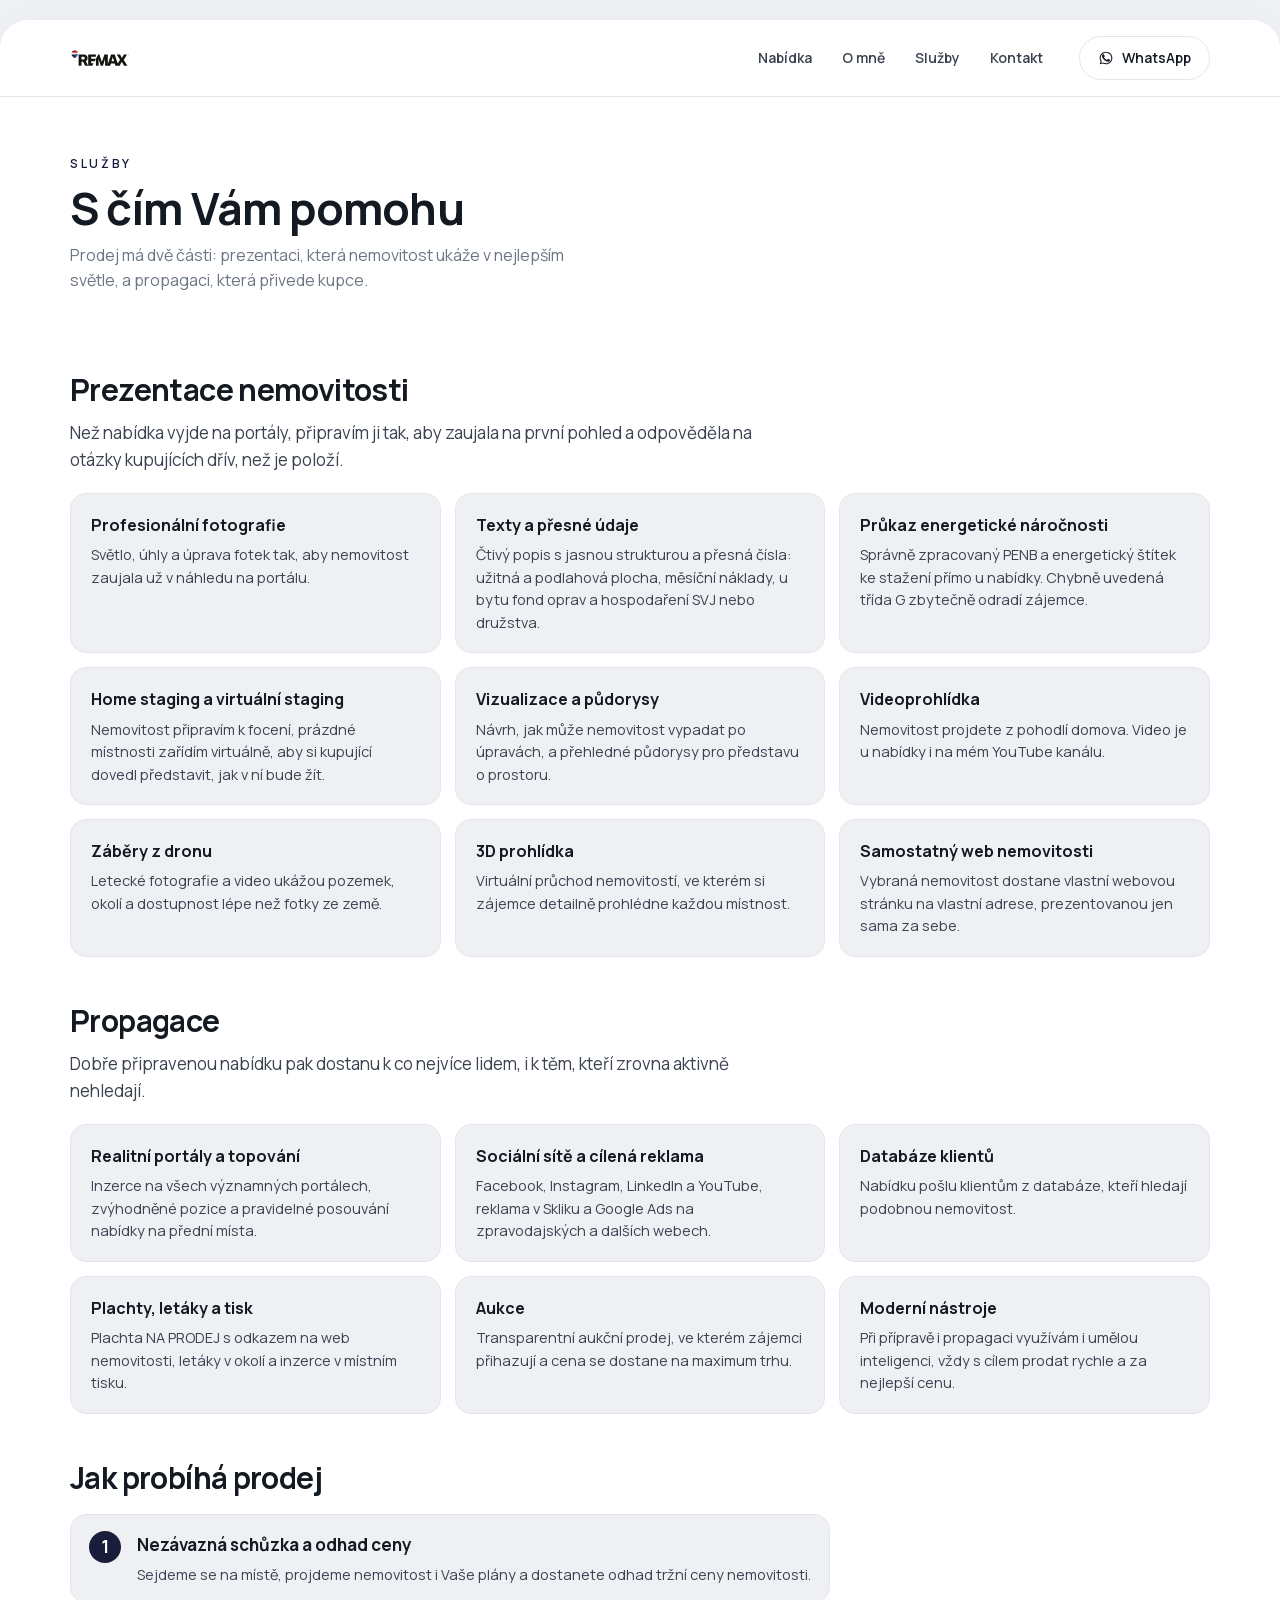
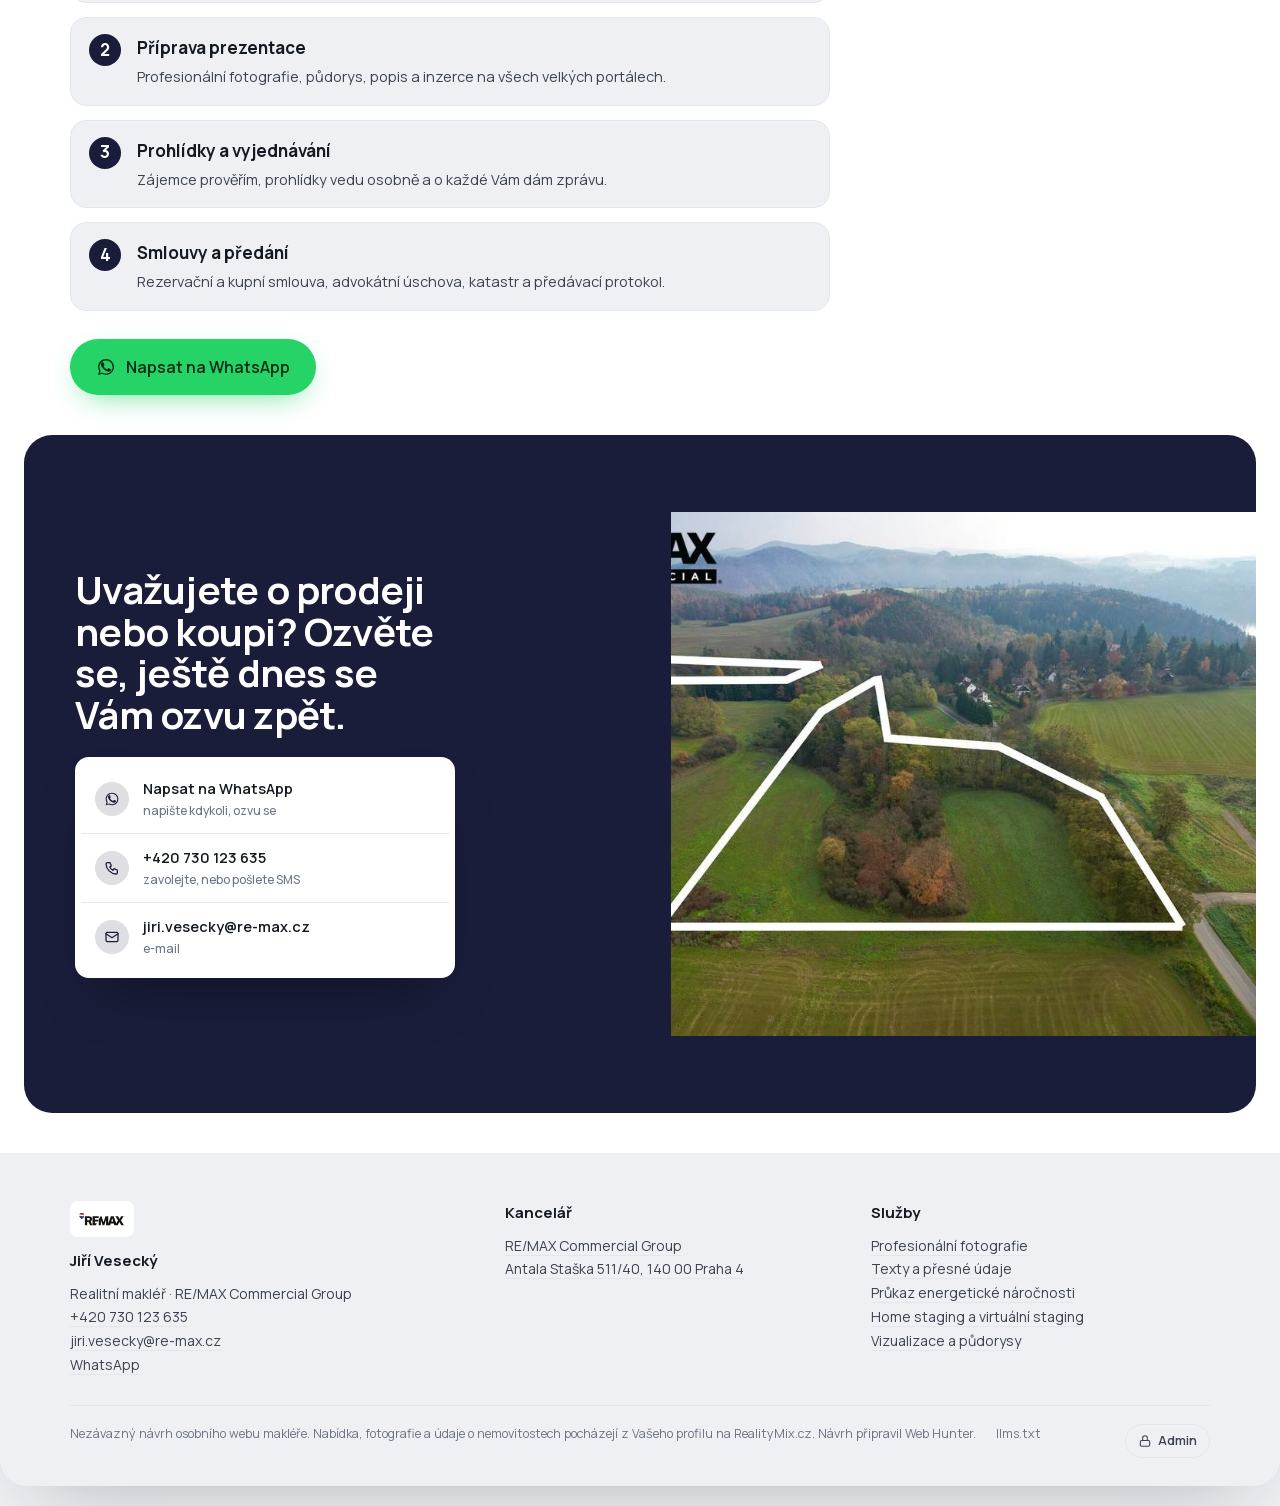
<file: sluzby/index.html>
<!doctype html>
<html lang="cs"><head>
<meta charset="utf-8">
<meta name="viewport" content="width=device-width,initial-scale=1">
<title>Služby | Jiří Vesecký</title>
<meta name="description" content="Prodej, pronájem, odhad tržní ceny, financování a právní servis.">
<meta property="og:title" content="Služby | Jiří Vesecký">
<meta property="og:description" content="Prodej, pronájem, odhad tržní ceny, financování a právní servis.">
<meta property="og:type" content="website"><meta property="og:locale" content="cs_CZ">

<meta name="robots" content="noindex">
<link rel="preload" href="../assets/fonts/Manrope-latin-ext.woff2" as="font" type="font/woff2" crossorigin>
<link rel="stylesheet" href="../assets/style.css?v=43be4e7b">
<link rel="stylesheet" href="../assets/makler.css?v=1e3782ba">
<style>:root{--accent:#1a1d3a;--accent-deep:#05050b}</style>
</head><body class="mk mk-str ">
<div class="mk-page">
<header class="mk-top mk-top--svetla" id="top"><div class="mk-in mk-top__in">
  <a class="mk-logo" href="../" aria-label="RE/MAX Commercial Group"><img src="../assets/logo.svg" alt="RE/MAX Commercial Group"></a>
  <nav class="mk-nav" aria-label="Hlavní"><a href="../nabidka/">Nabídka</a><a href="../o-mne/">O mně</a><a href="../sluzby/" aria-current=page>Služby</a><a href="../kontakt/">Kontakt</a></nav>
  <a class="mk-top__cta" href="https://wa.me/420730123635?text=Dobr%C3%BD%20den%2C%20p%C3%AD%C5%A1i%20V%C3%A1m%20z%20Va%C5%A1eho%20webu.%20M%C3%A1m%20dotaz%20ohledn%C4%9B%20nemovitosti." target="_blank" rel="noopener"><svg viewBox="0 0 24 24" aria-hidden="true"><path d="M17.47 14.38c-.3-.15-1.76-.87-2.03-.97-.27-.1-.47-.15-.67.15-.2.3-.77.96-.94 1.16-.17.2-.35.22-.65.07-.3-.15-1.26-.46-2.4-1.48-.89-.79-1.49-1.77-1.66-2.07-.17-.3-.02-.46.13-.61.13-.13.3-.35.45-.52.15-.17.2-.3.3-.5.1-.2.05-.37-.02-.52-.08-.15-.67-1.61-.92-2.21-.24-.58-.49-.5-.67-.51h-.57c-.2 0-.52.07-.79.37-.27.3-1.04 1.02-1.04 2.48s1.06 2.88 1.21 3.08c.15.2 2.1 3.2 5.08 4.49.71.3 1.26.49 1.69.63.71.22 1.36.19 1.87.12.57-.09 1.76-.72 2.01-1.41.25-.7.25-1.29.17-1.42-.07-.13-.27-.2-.57-.35z"/><path d="M12.04 2.5C6.79 2.5 2.52 6.77 2.52 12c0 1.68.44 3.32 1.28 4.76L2.5 21.5l4.87-1.27a9.47 9.47 0 0 0 4.66 1.21h.01c5.25 0 9.52-4.27 9.52-9.5 0-5.23-4.27-9.5-9.52-9.5zm0 17.4h-.01a7.9 7.9 0 0 1-4.02-1.1l-.29-.17-2.99.78.8-2.91-.19-.3a7.86 7.86 0 0 1-1.21-4.2c0-4.35 3.55-7.9 7.91-7.9 2.11 0 4.1.83 5.59 2.32a7.84 7.84 0 0 1 2.32 5.59c0 4.35-3.55 7.89-7.91 7.89z"/></svg>WhatsApp</a>
  <button class="mk-burger" type="button" aria-label="Otevřít menu" aria-expanded="false"><span></span></button>
</div></header>
<main class="mk-str__telo">
<div class="mk-in mk-str__hlava"><span class="eyebrow">Služby</span><h1>S čím Vám pomohu</h1><p>Prodej má dvě části: prezentaci, která nemovitost ukáže v nejlepším světle, a propagaci, která přivede kupce.</p></div><div class="mk-in"><h2 class="mk-str__h2">Prezentace nemovitosti</h2><p class="mk-sluzby__uvod">Než nabídka vyjde na portály, připravím ji tak, aby zaujala na první pohled a odpověděla na otázky kupujících dřív, než je položí.</p><div class="mk-sluzby mk-sluzby--karty"><div class="mk-sluzba"><b>Profesionální fotografie</b><p>Světlo, úhly a úprava fotek tak, aby nemovitost zaujala už v náhledu na portálu.</p></div><div class="mk-sluzba"><b>Texty a přesné údaje</b><p>Čtivý popis s jasnou strukturou a přesná čísla: užitná a podlahová plocha, měsíční náklady, u bytu fond oprav a hospodaření SVJ nebo družstva.</p></div><div class="mk-sluzba"><b>Průkaz energetické náročnosti</b><p>Správně zpracovaný PENB a energetický štítek ke stažení přímo u nabídky. Chybně uvedená třída G zbytečně odradí zájemce.</p></div><div class="mk-sluzba"><b>Home staging a virtuální staging</b><p>Nemovitost připravím k focení, prázdné místnosti zařídím virtuálně, aby si kupující dovedl představit, jak v ní bude žít.</p></div><div class="mk-sluzba"><b>Vizualizace a půdorysy</b><p>Návrh, jak může nemovitost vypadat po úpravách, a přehledné půdorysy pro představu o prostoru.</p></div><div class="mk-sluzba"><b>Videoprohlídka</b><p>Nemovitost projdete z pohodlí domova. Video je u nabídky i na mém YouTube kanálu.</p></div><div class="mk-sluzba"><b>Záběry z dronu</b><p>Letecké fotografie a video ukážou pozemek, okolí a dostupnost lépe než fotky ze země.</p></div><div class="mk-sluzba"><b>3D prohlídka</b><p>Virtuální průchod nemovitostí, ve kterém si zájemce detailně prohlédne každou místnost.</p></div><div class="mk-sluzba"><b>Samostatný web nemovitosti</b><p>Vybraná nemovitost dostane vlastní webovou stránku na vlastní adrese, prezentovanou jen sama za sebe.</p></div></div><h2 class="mk-str__h2">Propagace</h2><p class="mk-sluzby__uvod">Dobře připravenou nabídku pak dostanu k co nejvíce lidem, i k těm, kteří zrovna aktivně nehledají.</p><div class="mk-sluzby mk-sluzby--karty"><div class="mk-sluzba"><b>Realitní portály a topování</b><p>Inzerce na všech významných portálech, zvýhodněné pozice a pravidelné posouvání nabídky na přední místa.</p></div><div class="mk-sluzba"><b>Sociální sítě a cílená reklama</b><p>Facebook, Instagram, LinkedIn a YouTube, reklama v Skliku a Google Ads na zpravodajských a dalších webech.</p></div><div class="mk-sluzba"><b>Databáze klientů</b><p>Nabídku pošlu klientům z databáze, kteří hledají podobnou nemovitost.</p></div><div class="mk-sluzba"><b>Plachty, letáky a tisk</b><p>Plachta NA PRODEJ s odkazem na web nemovitosti, letáky v okolí a inzerce v místním tisku.</p></div><div class="mk-sluzba"><b>Aukce</b><p>Transparentní aukční prodej, ve kterém zájemci přihazují a cena se dostane na maximum trhu.</p></div><div class="mk-sluzba"><b>Moderní nástroje</b><p>Při přípravě i propagaci využívám i umělou inteligenci, vždy s cílem prodat rychle a za nejlepší cenu.</p></div></div><h2 class="mk-str__h2">Jak probíhá prodej</h2><ol class="mk-postup"><li><span>1</span><div><b>Nezávazná schůzka a odhad ceny</b><p>Sejdeme se na místě, projdeme nemovitost i Vaše plány a dostanete odhad tržní ceny nemovitosti.</p></div></li><li><span>2</span><div><b>Příprava prezentace</b><p>Profesionální fotografie, půdorys, popis a inzerce na všech velkých portálech.</p></div></li><li><span>3</span><div><b>Prohlídky a vyjednávání</b><p>Zájemce prověřím, prohlídky vedu osobně a o každé Vám dám zprávu.</p></div></li><li><span>4</span><div><b>Smlouvy a předání</b><p>Rezervační a kupní smlouva, advokátní úschova, katastr a předávací protokol.</p></div></li></ol><div class="cta"><a class="btn btn--wa" href="https://wa.me/420730123635?text=Dobr%C3%BD%20den%2C%20p%C3%AD%C5%A1i%20V%C3%A1m%20z%20Va%C5%A1eho%20webu.%20M%C3%A1m%20dotaz%20ohledn%C4%9B%20nemovitosti." target="_blank" rel="noopener"><svg viewBox="0 0 24 24" aria-hidden="true"><path d="M17.47 14.38c-.3-.15-1.76-.87-2.03-.97-.27-.1-.47-.15-.67.15-.2.3-.77.96-.94 1.16-.17.2-.35.22-.65.07-.3-.15-1.26-.46-2.4-1.48-.89-.79-1.49-1.77-1.66-2.07-.17-.3-.02-.46.13-.61.13-.13.3-.35.45-.52.15-.17.2-.3.3-.5.1-.2.05-.37-.02-.52-.08-.15-.67-1.61-.92-2.21-.24-.58-.49-.5-.67-.51h-.57c-.2 0-.52.07-.79.37-.27.3-1.04 1.02-1.04 2.48s1.06 2.88 1.21 3.08c.15.2 2.1 3.2 5.08 4.49.71.3 1.26.49 1.69.63.71.22 1.36.19 1.87.12.57-.09 1.76-.72 2.01-1.41.25-.7.25-1.29.17-1.42-.07-.13-.27-.2-.57-.35z"/><path d="M12.04 2.5C6.79 2.5 2.52 6.77 2.52 12c0 1.68.44 3.32 1.28 4.76L2.5 21.5l4.87-1.27a9.47 9.47 0 0 0 4.66 1.21h.01c5.25 0 9.52-4.27 9.52-9.5 0-5.23-4.27-9.5-9.52-9.5zm0 17.4h-.01a7.9 7.9 0 0 1-4.02-1.1l-.29-.17-2.99.78.8-2.91-.19-.3a7.86 7.86 0 0 1-1.21-4.2c0-4.35 3.55-7.9 7.91-7.9 2.11 0 4.1.83 5.59 2.32a7.84 7.84 0 0 1 2.32 5.59c0 4.35-3.55 7.89-7.91 7.89z"/></svg>Napsat na WhatsApp</a></div></div><section id="sluzby" class="mk-pas rv">
  <div class="mk-pas__text"><h2>Uvažujete o prodeji nebo koupi? Ozvěte se, ještě dnes se Vám ozvu zpět.</h2>
    <div class="mk-pas__karta"><a href="https://wa.me/420730123635?text=Dobr%C3%BD%20den%2C%20p%C3%AD%C5%A1i%20V%C3%A1m%20z%20Va%C5%A1eho%20webu.%20M%C3%A1m%20dotaz%20ohledn%C4%9B%20nemovitosti." target="_blank" rel="noopener"><span class="mk-pas__ik mk-pas__ik--wa"><svg viewBox="0 0 24 24" aria-hidden="true"><path d="M17.47 14.38c-.3-.15-1.76-.87-2.03-.97-.27-.1-.47-.15-.67.15-.2.3-.77.96-.94 1.16-.17.2-.35.22-.65.07-.3-.15-1.26-.46-2.4-1.48-.89-.79-1.49-1.77-1.66-2.07-.17-.3-.02-.46.13-.61.13-.13.3-.35.45-.52.15-.17.2-.3.3-.5.1-.2.05-.37-.02-.52-.08-.15-.67-1.61-.92-2.21-.24-.58-.49-.5-.67-.51h-.57c-.2 0-.52.07-.79.37-.27.3-1.04 1.02-1.04 2.48s1.06 2.88 1.21 3.08c.15.2 2.1 3.2 5.08 4.49.71.3 1.26.49 1.69.63.71.22 1.36.19 1.87.12.57-.09 1.76-.72 2.01-1.41.25-.7.25-1.29.17-1.42-.07-.13-.27-.2-.57-.35z"/><path d="M12.04 2.5C6.79 2.5 2.52 6.77 2.52 12c0 1.68.44 3.32 1.28 4.76L2.5 21.5l4.87-1.27a9.47 9.47 0 0 0 4.66 1.21h.01c5.25 0 9.52-4.27 9.52-9.5 0-5.23-4.27-9.5-9.52-9.5zm0 17.4h-.01a7.9 7.9 0 0 1-4.02-1.1l-.29-.17-2.99.78.8-2.91-.19-.3a7.86 7.86 0 0 1-1.21-4.2c0-4.35 3.55-7.9 7.91-7.9 2.11 0 4.1.83 5.59 2.32a7.84 7.84 0 0 1 2.32 5.59c0 4.35-3.55 7.89-7.91 7.89z"/></svg></span><span>Napsat na WhatsApp<small>napište kdykoli, ozvu se</small></span></a><a href="tel:+420730123635"><span class="mk-pas__ik"><svg viewBox="0 0 24 24"><path d="M5 4h4l2 5-2.5 1.5a11 11 0 0 0 5 5L15 13l5 2v4a2 2 0 0 1-2 2A16 16 0 0 1 3 6a2 2 0 0 1 2-2"/></svg></span><span>+420 730 123 635<small>zavolejte, nebo pošlete SMS</small></span></a><a href="mailto:jiri.vesecky@re-max.cz"><span class="mk-pas__ik"><svg viewBox="0 0 24 24"><rect x="3" y="5" width="18" height="14" rx="2"/><path d="m3 7 9 6 9-6"/></svg></span><span>jiri.vesecky@re-max.cz<small>e-mail</small></span></a></div></div>
  <img class="mk-pas__foto" src="../assets/n/8435595/00.jpg" alt="" loading="lazy">
</section>
</main>
<footer id="kontakt" class="mk-pata"><div class="mk-in">
  <div class="mk-pata__grid">
    <div><img class="mk-pata__logo" src="../assets/logo.svg" alt="RE/MAX Commercial Group" loading="lazy"><b>Jiří Vesecký</b><p>Realitní makléř · RE/MAX Commercial Group</p>
      <ul><li><a href="tel:+420730123635">+420 730 123 635</a></li><li><a href="mailto:jiri.vesecky@re-max.cz">jiri.vesecky@re-max.cz</a></li><li><a href="https://wa.me/420730123635?text=Dobr%C3%BD%20den%2C%20p%C3%AD%C5%A1i%20V%C3%A1m%20z%20Va%C5%A1eho%20webu.%20M%C3%A1m%20dotaz%20ohledn%C4%9B%20nemovitosti." target="_blank" rel="noopener">WhatsApp</a></li></ul></div>
    <div><b>Kancelář</b><ul><li><a href="https://www.remax-commercial.cz" target=_blank rel=noopener>RE/MAX Commercial Group</a></li><li><a href="https://www.google.com/maps/search/?api=1&amp;query=Antala%20Sta%C5%A1ka%20511/40%2C%20140%2000%20Praha%204" target="_blank" rel="noopener">Antala Staška 511/40, 140 00 Praha 4</a></li></ul></div>
    <div><b>Služby</b><ul><li><a href="../sluzby/">Profesionální fotografie</a></li><li><a href="../sluzby/">Texty a přesné údaje</a></li><li><a href="../sluzby/">Průkaz energetické náročnosti</a></li><li><a href="../sluzby/">Home staging a virtuální staging</a></li><li><a href="../sluzby/">Vizualizace a půdorysy</a></li></ul></div>
  </div>
  <div class="mk-pata__dole"><span>Nezávazný návrh osobního webu makléře. Nabídka, fotografie a údaje o nemovitostech pocházejí z Vašeho profilu na RealityMix.cz. Návrh připravil Web Hunter.</span><a href="../llms.txt">llms.txt</a>
    <a class="mk-admin" href="../admin/"><svg viewBox="0 0 24 24" aria-hidden="true"><rect x="4" y="11" width="16" height="10" rx="2"/><path d="M8 11V7a4 4 0 0 1 8 0v4"/></svg>Admin</a></div>
</div></footer>
</div>
<script>
(function(){
var top=document.querySelector('.mk-top'),burger=document.querySelector('.mk-burger'),hero=document.querySelector('.mk-hero');
if(top&&hero){var prah=0;function lista(){if(!prah)prah=hero.offsetHeight-120;top.classList.toggle('on',window.scrollY>prah)}
  lista();addEventListener('scroll',lista,{passive:true})}
addEventListener('error',function(e){var t=e.target;if(t&&t.tagName==='IMG'){t.classList.add('is-broken');if(t.parentNode)t.parentNode.classList.add('bez-fotky')}},true);
var mapa=document.querySelector('[data-mapa]');
if(mapa){var vrstva=mapa.querySelector('.mk-mapa__dlazdice');function skal(){var w=mapa.clientWidth,W=parseInt(vrstva.style.width,10)||1;vrstva.style.transform='scale('+(w/W)+')'}
  skal();addEventListener('resize',skal);var nacti=function(){mapa.classList.add('is-on');mapa.querySelectorAll('img[data-src]').forEach(function(i){i.onload=function(){i.classList.add('is-on')};i.src=i.dataset.src;i.removeAttribute('data-src')})};
  if('IntersectionObserver' in window){new IntersectionObserver(function(es,o){if(es[0].isIntersecting){nacti();o.disconnect()}},{rootMargin:'400px'}).observe(mapa)}else nacti()}
var razeni=document.querySelector('.mk-razeni');
if(razeni){razeni.addEventListener('change',function(){var m=document.querySelector('.mk-mriz'),k=[].slice.call(m.querySelectorAll('.mk-karta')),v=razeni.value;
  k.sort(function(a,b){var s=(+a.dataset.stav||0)-(+b.dataset.stav||0);if(s)return s;
    if(v==='cena-asc')return (+a.dataset.cena||9e15)-(+b.dataset.cena||9e15);if(v==='cena-desc')return (+b.dataset.cena)-(+a.dataset.cena);
    if(a.dataset.poradi!==''&&b.dataset.poradi!=='')return (+a.dataset.poradi)-(+b.dataset.poradi);
    return (b.dataset.datum||'').localeCompare(a.dataset.datum||'')});
  k.forEach(function(x){m.appendChild(x)})})}
if(burger){burger.addEventListener('click',function(){var o=top.classList.toggle('menu');
  burger.setAttribute('aria-expanded',o?'true':'false')});
  top.querySelectorAll('.mk-nav a').forEach(function(a){a.addEventListener('click',function(){
    top.classList.remove('menu');burger.setAttribute('aria-expanded','false')})})}
if('IntersectionObserver' in window){var io=new IntersectionObserver(function(es){es.forEach(function(e){
  if(e.isIntersecting){e.target.classList.add('in');io.unobserve(e.target)}})},{rootMargin:'0px 0px -6% 0px'});
  document.querySelectorAll('.rv').forEach(function(el){io.observe(el)})}
else{document.querySelectorAll('.rv').forEach(function(el){el.classList.add('in')})}
var qs=new URLSearchParams(location.search),stav={typ:qs.get('typ')||'',tr:'',q:qs.get('q')||''},karty=[].slice.call(document.querySelectorAll('.mk-karta')),
  pocet=document.querySelector('[data-pocet]'),prazdno=document.querySelector('.mk-prazdno'),
  form=document.getElementById('hledani'),pole=form?form.querySelector('input'):null;
function norm(s){return (s||'').toLowerCase().normalize('NFD').replace(/[̀-ͯ]/g,'')}
function filtr(){var n=0,q=norm(stav.q);karty.forEach(function(k){var ok=(!stav.typ||k.dataset.typ===stav.typ)&&
  (!stav.tr||k.dataset.tr===stav.tr)&&(!q||norm(k.dataset.text).indexOf(q)>-1);k.hidden=!ok;if(ok)n++});
  if(pocet)pocet.textContent=n;if(prazdno)prazdno.hidden=n>0}
document.querySelectorAll('.mk-tab').forEach(function(b){b.addEventListener('click',function(){
  stav.typ=b.getAttribute('data-typ');document.querySelectorAll('.mk-tab').forEach(function(x){x.classList.toggle('is-on',x===b)});filtr()})});
document.querySelectorAll('.mk-pil').forEach(function(b){b.addEventListener('click',function(){
  stav.tr=b.getAttribute('data-tr');b.parentNode.querySelectorAll('.mk-pil').forEach(function(x){x.classList.toggle('is-on',x===b)});filtr()})});
if(pole){pole.addEventListener('input',function(){stav.q=pole.value;filtr()})}
if(form){form.addEventListener('submit',function(e){var c=document.getElementById('nabidka');
  if(!c||!karty.length||form.getAttribute('action')&&!document.body.classList.contains('mk-nabidka-str')){
    if(form.getAttribute('action')){e.preventDefault();location.href=form.getAttribute('action')+'?typ='+encodeURIComponent(stav.typ)+'&q='+encodeURIComponent(pole?pole.value:'');return}}
  e.preventDefault();stav.q=pole?pole.value:'';filtr();if(c)c.scrollIntoView({behavior:'smooth',block:'start'})})}
if(pole&&stav.q)pole.value=stav.q;
document.querySelectorAll('.mk-tab').forEach(function(b){b.classList.toggle('is-on',b.getAttribute('data-typ')===stav.typ)});
if(karty.length)filtr();
})();
</script>
</body></html>
</file>
<file: assets/style.css>
/* Webhunter — šablona webu nemovitosti.
   Směr: tichá editoriální elegance. Fotka vede, typografie ji nepřekřikuje.
   Fonty jsou self-hosted, web nedělá jediný požadavek ven. */

@font-face{font-family:Fraunces;src:url(fonts/Fraunces-latin-ext.woff2)format('woff2');
  font-weight:300 700;font-display:swap;unicode-range:U+0100-02BA,U+02BD-02C5,U+02C7-02CC,U+02CE-02D7,U+02DD-02FF,U+0304,U+0308,U+0329,U+1D00-1DBF,U+1E00-1E9F,U+1EF2-1EFF,U+2020,U+20A0-20AB,U+20AD-20C0,U+2113,U+2C60-2C7F,U+A720-A7FF}
@font-face{font-family:Fraunces;src:url(fonts/Fraunces-latin.woff2)format('woff2');
  font-weight:300 700;font-display:swap}
@font-face{font-family:Manrope;src:url(fonts/Manrope-latin-ext.woff2)format('woff2');
  font-weight:300 700;font-display:swap;unicode-range:U+0100-02BA,U+02BD-02C5,U+02C7-02CC,U+02CE-02D7,U+02DD-02FF,U+0304,U+0308,U+0329,U+1D00-1DBF,U+1E00-1E9F,U+1EF2-1EFF,U+2020,U+20A0-20AB,U+20AD-20C0,U+2113,U+2C60-2C7F,U+A720-A7FF}
@font-face{font-family:Manrope;src:url(fonts/Manrope-latin.woff2)format('woff2');
  font-weight:300 700;font-display:swap}

:root{
  --paper:#f6f3ed; --paper-deep:#efeae1; --ink:#17150f; --ink-soft:#3a362c;
  --muted:#6d675b; --line:#e0dad0; --accent:#8a6a3b; --accent-deep:#6d5330;
  --wa:#25d366; --wa-ink:#08301a;
  --display:Fraunces,Georgia,'Times New Roman',serif;
  --body:Manrope,-apple-system,BlinkMacSystemFont,'Segoe UI',sans-serif;
  /* 8pt škála */
  --s1:8px; --s2:16px; --s3:24px; --s4:32px; --s5:48px; --s6:64px; --s7:96px; --s8:128px;
  --shell:min(1200px,92vw);
}
*,*::before,*::after{box-sizing:border-box}
html{scroll-behavior:smooth}
@media(prefers-reduced-motion:reduce){html{scroll-behavior:auto}
  *,*::before,*::after{animation-duration:.01ms!important;transition-duration:.01ms!important}}
body{margin:0;background:var(--paper);color:var(--ink);font-family:var(--body);
  font-size:17px;line-height:1.65;font-weight:400;-webkit-font-smoothing:antialiased;
  text-rendering:optimizeLegibility;overflow-x:hidden}
img{max-width:100%;display:block}
a{color:inherit}
h1,h2,h3{font-family:var(--display);font-weight:500;line-height:1.08;
  letter-spacing:-.015em;margin:0;font-optical-sizing:auto}

/* Zrno přes celou stránku — drží papírový dojem, nezachytává kliky. */
body::after{content:"";position:fixed;inset:0;pointer-events:none;z-index:9;opacity:.5;
  mix-blend-mode:multiply;
  background-image:url("data:image/svg+xml,%3Csvg xmlns='http://www.w3.org/2000/svg' width='180' height='180'%3E%3Cfilter id='n'%3E%3CfeTurbulence type='fractalNoise' baseFrequency='.85' numOctaves='3'/%3E%3C/filter%3E%3Crect width='180' height='180' filter='url(%23n)' opacity='.055'/%3E%3C/svg%3E")}

.shell{width:var(--shell);margin-inline:auto}
.eyebrow{font-size:12px;letter-spacing:.22em;text-transform:uppercase;
  font-weight:600;color:var(--accent)}

/* ---------------------------------------------------------------- HERO */
.hero{position:relative;min-height:100svh;display:flex;align-items:flex-end;
  padding:var(--s6) 0 var(--s6);isolation:isolate;overflow:hidden}
.hero__media{position:absolute;inset:0;z-index:-2}
.hero__media img{width:100%;height:100%;object-fit:cover;
  animation:heroZoom 18s ease-out both}
@keyframes heroZoom{from{transform:scale(1.08)}to{transform:scale(1)}}
@media(prefers-reduced-motion:reduce){.hero__media img{animation:none}}
/* Dva pruhy místo jednoho — text drží kontrast i nad světlou fotkou. */
.hero::before{content:"";position:absolute;inset:0;z-index:-1;
  background:linear-gradient(180deg,rgba(12,10,7,.5)0%,rgba(12,10,7,.1)26%,
    rgba(12,10,7,.55)58%,rgba(12,10,7,.9)100%)}
@media(max-width:700px){.hero::before{background:linear-gradient(180deg,
    rgba(12,10,7,.5)0%,rgba(12,10,7,.18)20%,rgba(12,10,7,.72)52%,rgba(12,10,7,.94)100%)}}
.hero__in{position:relative;color:#fdfbf7}
.hero__in>*{animation:rise .9s cubic-bezier(.2,.7,.2,1) both}
.hero__in>:nth-child(1){animation-delay:.05s}
.hero__in>:nth-child(2){animation-delay:.16s}
.hero__in>:nth-child(3){animation-delay:.27s}
.hero__in>:nth-child(4){animation-delay:.38s}
@keyframes rise{from{opacity:0;transform:translateY(26px)}to{opacity:1;transform:none}}
.hero .eyebrow{color:#e8cf9f}
.hero h1{font-size:clamp(2.6rem,7.2vw,6rem);margin:var(--s2) 0 var(--s3);
  max-width:15ch;text-wrap:balance;text-shadow:0 2px 40px rgba(0,0,0,.35)}
.hero__price{font-family:var(--display);font-size:clamp(1.5rem,3.4vw,2.4rem);
  font-weight:400;font-variant-numeric:tabular-nums;display:block;margin-bottom:var(--s4)}
.hero__facts{display:flex;flex-wrap:wrap;gap:var(--s1) var(--s4);list-style:none;
  padding:0;margin:0;border-top:1px solid rgba(253,251,247,.28);padding-top:var(--s3)}
.hero__facts li{font-size:15px}
.hero__facts b{display:block;font-weight:600;font-size:19px;
  font-variant-numeric:tabular-nums}
.hero__facts span{color:rgba(253,251,247,.66);font-size:12px;
  letter-spacing:.14em;text-transform:uppercase}

/* ------------------------------------------------------ lepicí lišta */
.bar{position:fixed;inset:0 0 auto;z-index:20;transform:translateY(-100%);
  transition:transform .45s cubic-bezier(.2,.7,.2,1);
  background:rgba(246,243,237,.88);backdrop-filter:blur(14px) saturate(1.3);
  border-bottom:1px solid var(--line)}
.bar.on{transform:none}
.bar__in .btn{padding:10px 20px;font-size:15px}
.bar__in{display:flex;align-items:center;gap:var(--s3);
  padding:12px 0;width:var(--shell);margin-inline:auto}
.bar__t{font-family:var(--display);font-size:17px;flex:1;min-width:0;
  white-space:nowrap;overflow:hidden;text-overflow:ellipsis}
.bar__p{font-variant-numeric:tabular-nums;font-weight:600;white-space:nowrap}
@media(max-width:700px){.bar__p{display:none}}
.bar__soc{display:flex;align-items:center;justify-content:center;width:34px;height:34px;
  border-radius:50%;border:1px solid var(--line);color:var(--ink-soft);flex:0 0 auto;
  transition:border-color .2s,color .2s}
.bar__soc svg{width:18px;height:18px}
.bar__soc:hover{border-color:var(--ink);color:var(--ink)}
@media(max-width:520px){.bar__soc{display:none}}

/* --------------------------------------------------------------- sekce */
section{padding:clamp(var(--s5),5vw,var(--s6)) 0;scroll-margin-top:76px}
.sec-h{display:flex;align-items:baseline;gap:var(--s3);margin-bottom:var(--s4);
  padding-bottom:var(--s2);border-bottom:1px solid var(--line)}
.sec-h h2{font-size:clamp(1.6rem,3.2vw,2.5rem);flex:1}

/* Klíčové údaje — asymetrická mřížka, první buňka zabírá dvě pole. */
.facts{display:grid;grid-template-columns:repeat(auto-fit,minmax(190px,1fr));
  border-top:1px solid var(--line);border-left:1px solid var(--line)}
.facts div{padding:var(--s4) var(--s3);
  border-right:1px solid var(--line);border-bottom:1px solid var(--line)}
.facts dt{font-size:11px;letter-spacing:.18em;text-transform:uppercase;
  color:var(--muted);margin-bottom:6px}
.facts dd{margin:0;font-family:var(--display);font-size:1.7rem;line-height:1.15;
  font-variant-numeric:tabular-nums}

/* Popis — editoriální sazba, iniciála. */
.prose{max-width:64ch;font-size:19px;line-height:1.78;color:var(--ink-soft)}
.prose p{margin:0 0 1.15em}
.prose p:first-of-type::first-letter{font-family:var(--display);float:left;
  font-size:4.2em;line-height:.82;padding:.06em .1em 0 0;color:var(--accent)}

/* Galerie — první fotka přes dva sloupce, zbytek pravidelně. */
.gal{display:grid;grid-template-columns:repeat(3,1fr);gap:var(--s2)}
.gal button{padding:0;border:0;background:none;cursor:zoom-in;overflow:hidden;
  position:relative;aspect-ratio:4/3;display:block}
/* Hlavní fotka drží dvě pole na šířku i na výšku, řádky tak zůstanou zarovnané. */
.gal button:first-child{grid-column:span 2;grid-row:span 2;aspect-ratio:auto}
@media(max-width:900px){.gal{grid-template-columns:repeat(2,1fr)}}
@media(max-width:560px){.gal{grid-template-columns:1fr}
  .gal button:first-child{grid-column:auto;grid-row:auto;aspect-ratio:4/3}}
.gal img{width:100%;height:100%;object-fit:cover;
  transition:transform .7s cubic-bezier(.2,.7,.2,1),filter .5s}
.gal button:hover img,.gal button:focus-visible img{transform:scale(1.045)}
.gal button:focus-visible{outline:2px solid var(--accent);outline-offset:3px}

/* Lightbox */
.lb{position:fixed;inset:0;z-index:40;background:rgba(10,9,6,.94);border:0;
  padding:0;display:none;place-items:center}
.lb[open]{display:grid}
.lb img{max-width:94vw;max-height:88svh;object-fit:contain}
.lb__x{position:absolute;top:18px;right:20px;background:none;border:0;color:#fdfbf7;
  font-size:34px;line-height:1;cursor:pointer;padding:8px}
.lb__nav{position:absolute;top:50%;transform:translateY(-50%);background:none;border:0;
  color:#fdfbf7;font-size:44px;cursor:pointer;padding:16px;opacity:.75}
.lb__nav:hover{opacity:1}
.lb__prev{left:4px}.lb__next{right:4px}
.lb__c{position:absolute;bottom:20px;left:0;right:0;text-align:center;
  color:rgba(253,251,247,.7);font-size:13px;font-variant-numeric:tabular-nums}

/* Parametry — hairline tabulka ve dvou sloupcích. */
.params{columns:2;column-gap:var(--s6)}
@media(max-width:760px){.params{columns:1}}
.params div{break-inside:avoid;display:flex;justify-content:space-between;gap:var(--s3);
  padding:13px 0;border-bottom:1px solid var(--line);font-size:15px}
.params dt{color:var(--muted)}
.params dd{margin:0;text-align:right;font-weight:600}

/* -------------------------------------------------------------- kontakt */
.contact{background:var(--ink);color:var(--paper);padding:var(--s7) 0 var(--s6)}
.contact h2{color:var(--paper)}
.contact .sec-h{border-color:rgba(246,243,237,.2)}
.agent{display:grid;grid-template-columns:180px 1fr;gap:var(--s5);align-items:start}
@media(max-width:700px){.agent{grid-template-columns:1fr;gap:var(--s4)}}
.agent__photo{width:180px;height:180px;border-radius:50%;object-fit:cover;
  object-position:50% 0;/* portréty z portálů jsou 2:3, obličej je nahoře */
  filter:grayscale(.25)}
.agent__photo--obdelnik{width:180px;height:240px;border-radius:14px;object-position:50% 0}
.agent__name{font-family:var(--display);font-size:clamp(1.8rem,4vw,2.6rem);
  margin:0 0 var(--s1)}
.agent__role{color:rgba(246,243,237,.62);margin:0 0 var(--s4)}
.agent__lines{list-style:none;padding:0;margin:0 0 var(--s5);
  display:flex;flex-direction:column;gap:10px}
.agent__lines a{color:var(--paper);text-decoration:none;border-bottom:1px solid
  rgba(246,243,237,.28);padding-bottom:2px;transition:border-color .25s}
.agent__lines a:hover{border-color:var(--paper)}
.cta{display:flex;flex-wrap:wrap;gap:var(--s2)}
.btn{display:inline-flex;align-items:center;gap:10px;padding:15px 26px;
  border-radius:999px;text-decoration:none;font-weight:600;font-size:16px;
  transition:transform .25s cubic-bezier(.2,.7,.2,1),box-shadow .25s}
.btn:hover{transform:translateY(-2px)}
.btn--wa{background:var(--wa);color:var(--wa-ink);
  box-shadow:0 10px 30px -12px rgba(37,211,102,.75)}
.btn--wa:hover{box-shadow:0 16px 38px -12px rgba(37,211,102,.9)}
.btn--ghost{border:1px solid rgba(246,243,237,.35);color:var(--paper)}
.btn--ghost:hover{border-color:var(--paper)}
.btn svg{width:20px;height:20px;fill:currentColor;flex:none}

.agency{display:flex;align-items:center;gap:var(--s3);margin-top:var(--s6);
  padding-top:var(--s4);border-top:1px solid rgba(246,243,237,.2)}
.agency img{height:46px;width:auto;background:#fff;padding:7px 11px;border-radius:6px}
.agency b{display:block;font-weight:600}
.agency span{color:rgba(246,243,237,.58);font-size:14px}

footer{background:var(--ink);color:rgba(246,243,237,.45);font-size:13px;
  padding:0 0 var(--s5)}
footer a{color:rgba(246,243,237,.62)}
footer .shell{border-top:1px solid rgba(246,243,237,.14);padding-top:var(--s4)}

/* Odhalení sekcí při scrollu. */
.rv{opacity:0;transform:translateY(28px);
  transition:opacity .8s cubic-bezier(.2,.7,.2,1),transform .8s cubic-bezier(.2,.7,.2,1)}
.rv.in{opacity:1;transform:none}
@media(prefers-reduced-motion:reduce){.rv{opacity:1;transform:none}}

/* --------------------------------------------- hero z fotky na výšku
   Když inzerát nemá jedinou fotku na šířku, roztažení přes celou obrazovku
   ji rozmaže nebo ořízne to podstatné. Místo toho: tatáž fotka rozostřená
   jako barevné pozadí a přes ni ostrý originál ve svém poměru.
   Nic se nedogenerovává, jen se jinak naaranžuje to, co v inzerátu je. */
.hero--portrait .hero__media{display:grid;place-items:center}
.hero--portrait .hero__media img{width:100%;height:100%;object-fit:cover;
  filter:blur(38px) saturate(1.15) brightness(.62);transform:scale(1.12);animation:none}
/* Fotka drží pravou polovinu, text levou — nesmí se překrývat. */
.hero--portrait .hero__plate{position:absolute;inset:0;z-index:-1;
  display:grid;place-items:center end;padding:clamp(24px,6vh,72px) 6vw clamp(24px,6vh,72px) 0}
.hero--portrait .hero__in{padding-right:46%}
.hero--portrait .hero__plate img{width:auto;height:100%;max-width:44vw;
  object-fit:contain;border-radius:4px;box-shadow:0 40px 90px -30px rgba(0,0,0,.7);
  filter:none;transform:none;animation:heroRise 1.1s cubic-bezier(.2,.7,.2,1) both}
@keyframes heroRise{from{opacity:0;transform:translateY(20px) scale(.985)}to{opacity:1;transform:none}}
@media(prefers-reduced-motion:reduce){.hero--portrait .hero__plate img{animation:none}}
@media(max-width:960px){
  /* Na úzké obrazovce se fotka vrátí nahoru na střed a text jde pod ni. */
  .hero--portrait .hero__plate{place-items:start center;padding:6vh 5vw 0}
  .hero--portrait .hero__plate img{max-width:78vw;height:auto;max-height:44vh}
  .hero--portrait .hero__in{padding-right:0}
  .hero--portrait{align-items:flex-end;min-height:100svh}}

/* ------------------------------------------------------------- slideshow */
.counter{font-variant-numeric:tabular-nums;color:var(--muted);font-size:14px}
.counter b{color:var(--ink);font-weight:600}
.show{position:relative;background:var(--paper-deep);overflow:hidden;
  border:1px solid var(--line)}
.show__stage{position:relative;aspect-ratio:16/10}
@media(max-width:640px){.show__stage{aspect-ratio:4/3}}
.slide{margin:0;position:absolute;inset:0;opacity:0;visibility:hidden;
  transition:opacity .55s cubic-bezier(.2,.7,.2,1)}
.slide.is-on{opacity:1;visibility:visible}
.slide img{width:100%;height:100%;object-fit:cover}
.show__nav{position:absolute;top:50%;transform:translateY(-50%);z-index:2;
  width:52px;height:52px;border:0;border-radius:50%;cursor:pointer;
  background:rgba(246,243,237,.9);color:var(--ink);font-size:30px;line-height:1;
  display:grid;place-items:center;transition:background .25s,transform .25s;
  box-shadow:0 6px 20px -8px rgba(0,0,0,.4)}
.show__nav:hover{background:var(--paper);transform:translateY(-50%) scale(1.06)}
.show__nav:focus-visible{outline:2px solid var(--accent);outline-offset:3px}
.show__prev{left:14px}.show__next{right:14px}
@media(max-width:560px){.show__nav{width:42px;height:42px;font-size:24px}
  .show__prev{left:8px}.show__next{right:8px}}
.thumbs{display:flex;gap:8px;margin-top:8px;overflow-x:auto;padding-bottom:6px;
  scrollbar-width:thin}
.thumbs::-webkit-scrollbar{height:6px}
.thumbs::-webkit-scrollbar-thumb{background:var(--line);border-radius:99px}
.thumb{flex:0 0 96px;height:66px;padding:0;border:0;background:none;cursor:pointer;
  overflow:hidden;opacity:.5;transition:opacity .3s,outline-color .2s;
  outline:2px solid transparent;outline-offset:-2px}
.thumb img{width:100%;height:100%;object-fit:cover}
.thumb.is-on{opacity:1;outline-color:var(--accent)}
.thumb:hover{opacity:.85}
.thumb:focus-visible{outline-color:var(--accent);opacity:1}

/* ------------------------------------------------------------------ mapa */
.map{position:relative;aspect-ratio:16/9;border:1px solid var(--line);
  background:var(--paper-deep);overflow:hidden}
@media(max-width:640px){.map{aspect-ratio:4/3}}
.map iframe{width:100%;height:100%;border:0;display:block}
.map__ask{position:absolute;inset:0;display:grid;place-content:center;
  text-align:center;padding:var(--s4);gap:6px;
  /* Jemný rastr místo prázdné plochy — vypadá to jako mapa, než se načte. */
  background-image:linear-gradient(var(--line) 1px,transparent 1px),
    linear-gradient(90deg,var(--line) 1px,transparent 1px);
  background-size:44px 44px;background-position:center}
.map__place{font-family:var(--display);font-size:clamp(1.2rem,2.6vw,1.8rem);margin:0}
.map__note{color:var(--muted);font-size:14px;margin:0 0 var(--s2)}
.map__gdpr{color:var(--muted);font-size:12px;max-width:42ch;margin:var(--s2) auto 0;
  line-height:1.5}
.btn--dark{background:var(--ink);color:var(--paper);justify-self:center}
.btn--dark:hover{background:#000}

/* ------------------------------------------- mapa poskládaná z dlaždic
   Bez iframu a bez cizího JavaScriptu: jen obrázky dlaždic a vlastní značka.
   Vložený iframe musel nastartovat celou aplikaci OpenStreetMap, což trvalo,
   a značka se v úzkém výřezu ztrácela. */
.map__tiles{position:absolute;top:50%;left:50%;display:grid;line-height:0}
.map__tiles img{width:256px;height:256px;opacity:0;transition:opacity .4s ease}
.map__tiles img.is-on{opacity:1}
.map.is-on{background:#e8e2d6}
.map__pin{position:absolute;top:50%;left:50%;width:30px;height:40px;
  transform:translate(-50%,-100%);pointer-events:none;
  filter:drop-shadow(0 6px 10px rgba(0,0,0,.35));
  animation:pinDrop .55s cubic-bezier(.2,.9,.3,1.2) both}
.map__pin svg{width:100%;height:100%;fill:var(--accent)}
.map__pin svg circle{fill:var(--paper)}
@keyframes pinDrop{from{opacity:0;transform:translate(-50%,-150%)}
  to{opacity:1;transform:translate(-50%,-100%)}}
@media(prefers-reduced-motion:reduce){.map__pin{animation:none}}
.map__out{position:absolute;right:12px;bottom:12px;z-index:2;
  background:rgba(246,243,237,.94);color:var(--ink);text-decoration:none;
  padding:8px 14px;border-radius:999px;font-size:13px;font-weight:600;
  box-shadow:0 4px 14px -6px rgba(0,0,0,.4)}
.map__out:hover{background:var(--paper)}
.map__credit{position:absolute;left:10px;bottom:8px;z-index:2;margin:0;
  font-size:11px;color:var(--ink);background:rgba(246,243,237,.82);
  padding:2px 8px;border-radius:4px}
.map__credit a{color:inherit}
.map--flat{aspect-ratio:auto;min-height:220px;display:grid;place-items:center}

/* ------------------------------------------------------- prodejní prvky */
.hero__cta{display:flex;gap:12px;flex-wrap:wrap;margin-top:var(--s4)}
.btn--clear{border:1px solid rgba(253,251,247,.5);color:#fdfbf7;backdrop-filter:blur(6px);
  background:rgba(253,251,247,.08)}
.btn--clear:hover{border-color:#fdfbf7;background:rgba(253,251,247,.16)}

/* Výhody: to, co kupujícího zajímá první, hned nad tabulkou údajů. */
.highlights{list-style:none;padding:0;margin:0 0 var(--s4);display:flex;
  flex-wrap:wrap;gap:10px}
.highlights li{display:flex;align-items:center;gap:9px;padding:10px 16px 10px 12px;
  border:1px solid var(--line);border-radius:999px;background:var(--card,#fff);
  font-size:15px;font-weight:600}
.highlights svg{width:20px;height:20px;color:var(--accent);flex:none}

/* Cena za metr a splátka — čísla, na která se kupující ptá jako na druhé. */
.money{display:flex;flex-wrap:wrap;gap:1px;margin-top:var(--s4);
  background:var(--line);border:1px solid var(--line)}
.money div{flex:1 1 220px;background:var(--paper);padding:var(--s3) var(--s4)}
.money b{display:block;font-family:var(--display);font-size:clamp(1.5rem,3vw,2.1rem);
  font-weight:500;font-variant-numeric:tabular-nums;line-height:1.1}
.money span{color:var(--muted);font-size:13px;letter-spacing:.06em;text-transform:uppercase}
.money__note{color:var(--muted);font-size:12.5px;margin:10px 0 0}

/* Výzva uprostřed stránky: rozhodnutí padá hned po fotkách. */
.pitch{background:var(--paper-deep);text-align:center;
  border-block:1px solid var(--line)}
.pitch__q{font-family:var(--display);font-size:clamp(1.6rem,3.4vw,2.4rem);margin:0 0 6px}
.pitch__s{color:var(--muted);margin:0 0 var(--s4)}
.pitch .cta{justify-content:center}

/* ── Video a virtuální prohlídka ──────────────────────────────────────────
   Přehrávač se vkládá až po kliknutí, do té doby je tu jen náhled.
   Návštěvník tak nedostane cizí cookies dřív, než o prohlídku požádá. */
.media-mrizka{display:grid;gap:var(--s4);
  grid-template-columns:repeat(auto-fit,minmax(min(320px,100%),1fr))}
.media-karta{position:relative;border-radius:var(--r);overflow:hidden;
  border:1px solid var(--line);background:var(--paper-deep)}
.media-karta video{display:block;width:100%;aspect-ratio:16/9;background:#000}
.media-karta .media-popis{display:block;padding:var(--s3) var(--s4);font-weight:600}
.dokumenty{list-style:none;margin:0;padding:0;display:grid;gap:var(--s3)}
.dokumenty li a{display:flex;align-items:center;gap:var(--s3);padding:var(--s4);
  border:1px solid var(--line);border-radius:var(--r);color:inherit;text-decoration:none;
  font-weight:600;transition:border-color .2s,background .2s}
.dokumenty li a::before{content:"↓";color:var(--muted)}
.dokumenty li a:hover{border-color:var(--ink);background:var(--paper-deep)}
.media-plocha{position:relative;display:block;width:100%;padding:0;border:0;
  aspect-ratio:16/9;cursor:pointer;background:var(--paper-deep);color:inherit;
  font:inherit;text-align:left;overflow:hidden}
.media-plocha img{width:100%;height:100%;object-fit:cover;display:block;
  transition:transform .5s cubic-bezier(.22,1,.36,1)}
.media-plocha:hover img,.media-plocha:focus-visible img{transform:scale(1.03)}
.media-plocha::after{content:"";position:absolute;inset:0;
  background:linear-gradient(to top,rgba(12,14,18,.62),rgba(12,14,18,.12) 55%,transparent)}
.media-plocha--mp{display:flex;flex-direction:column;align-items:flex-start;
  justify-content:flex-end;gap:4px;padding:var(--s4);
  background:linear-gradient(140deg,var(--ink),#1d2430)}
.media-plocha--mp::after{content:none}
.media-ikona{position:absolute;inset:0;margin:auto;width:64px;height:64px;
  display:grid;place-items:center;border-radius:50%;background:rgba(255,255,255,.94);
  color:var(--ink);font-size:22px;line-height:1;padding-left:4px;z-index:1;
  box-shadow:0 6px 20px rgba(12,14,18,.28);transition:transform .25s}
.media-plocha:hover .media-ikona{transform:scale(1.07)}
.media-plocha--mp .media-ikona{position:static;margin:0 0 auto;width:44px;height:44px;
  font-size:20px;padding:0;background:rgba(255,255,255,.14);color:#fff;box-shadow:none}
.media-popis{position:absolute;left:var(--s4);bottom:var(--s4);z-index:1;
  color:#fff;font-weight:600;font-size:1.05rem;text-shadow:0 1px 10px rgba(0,0,0,.5)}
.media-plocha--mp .media-popis{position:static;text-shadow:none}
.media-sub{color:rgba(255,255,255,.78);font-size:.9rem}
.media-karta iframe{display:block;width:100%;aspect-ratio:16/9;border:0}
.media-pozn{color:var(--muted);font-size:.88rem;margin:var(--s3) 0 0}

/* Fotky bez ořezu (doplněk `fotky_cele`). Výchozí mřížka plochu vyplňuje
   ořezem; u snímků na výšku nebo s důležitými okraji to ale uřízne
   podstatnou část. Tady se vejde celý snímek a zbytek plochy zůstane
   neutrální. */
.show--cele .slide img{object-fit:contain;background:#0e1113}

/* 14. 10. 2026: fotky z inzerátu mají v rohu vpálené logo RE/MAX a mají jen 1024 px.
   Galerie je proto ukazuje celé (bez ořezu) a nikdy širší než originál. */
.show,.show+.thumbs{max-width:1024px;margin-inline:auto}
.show__stage{aspect-ratio:3/2}
@media(max-width:640px){.show__stage{aspect-ratio:3/2}}
.slide img{object-fit:contain}
.thumb{height:64px}
</file>
<file: assets/makler.css>
/* Web Hunter — osobní web makléře. Vrstva nad style.css nemovitostí.
   Předloha: stránka jako bílá zaoblená karta na šedém podkladu, tmavé hero
   s navigací uvnitř, člověk vlevo přes spodní hranu, vyhledávací karta vpravo,
   O mně se třemi kartami, barevný pás s kontaktní kartou a fotkou. */

:root{
  --paper:#eef0f4; --paper-deep:#e4e8ee; --ink:#141a22; --ink-soft:#3a4250;
  --muted:#6b7583; --line:#e3e7ec; --card:#fff;
  --accent:#1f8a8a; --accent-deep:#166a6a;
  --display:Manrope,-apple-system,BlinkMacSystemFont,'Segoe UI',sans-serif;
  --r:16px; --rx:28px;
}
body.mk::after{display:none}
body.mk{background:var(--paper)}
.mk h1,.mk h2,.mk h3{font-weight:700;letter-spacing:-.02em;line-height:1.08}
.mk .eyebrow{color:var(--accent)}
.mk .btn--wa{color:#062d14}
.mk .btn--ghost{border-color:rgba(255,255,255,.35)}
.mk-page{max-width:1280px;margin:20px auto;background:#fff;border-radius:var(--rx);
  overflow:hidden;box-shadow:0 30px 80px -40px rgba(20,26,34,.35)}
.mk-in{width:min(1140px,100% - 2*clamp(20px,4vw,56px));margin-inline:auto}
@media(max-width:700px){.mk-page{margin:0;border-radius:0}}

/* ------------------------------------------------------------------ hlavička */
.mk-top{position:absolute;inset:0 0 auto;z-index:5;padding:22px 0;color:#fff}
.mk-top__in{display:flex;align-items:center;gap:var(--s3)}
.mk-logo{display:inline-flex;align-items:center;gap:10px;height:44px;padding:6px 12px;
  border-radius:10px;background:#fff;text-decoration:none;font-weight:800;color:var(--ink);
  flex:0 0 auto;font-size:18px;letter-spacing:-.01em}
.mk-logo img{height:30px;width:auto;max-width:170px;object-fit:contain;display:block}
.mk-nav{display:flex;gap:6px;margin-left:auto}
.mk-nav a{text-decoration:none;font-weight:600;font-size:14px;color:rgba(255,255,255,.88);
  padding:8px 12px;border-radius:999px;transition:background .2s,color .2s}
.mk-nav a:hover{background:rgba(255,255,255,.12);color:#fff}
.mk-top__cta{display:inline-flex;align-items:center;gap:8px;border:1px solid rgba(255,255,255,.6);
  color:#fff;text-decoration:none;font-weight:600;font-size:14px;padding:9px 18px;border-radius:999px;
  transition:background .2s,border-color .2s}
.mk-top__cta:hover{background:#fff;color:var(--ink);border-color:#fff}
.mk-top__cta svg{width:16px;height:16px;fill:currentColor}
.mk-burger{display:none;width:42px;height:42px;border:0;background:transparent;cursor:pointer;
  position:relative;color:#fff;margin-left:auto}
.mk-burger span,.mk-burger span::before,.mk-burger span::after{content:"";position:absolute;
  left:9px;width:24px;height:2px;background:currentColor;border-radius:2px}
.mk-burger span{top:20px}.mk-burger span::before{top:-7px;left:0}.mk-burger span::after{top:7px;left:0}
@media(max-width:860px){
  .mk-nav{display:none}
  .mk-burger{display:block;flex:0 0 auto}
  .mk-top__in{gap:12px}
  .mk-logo{flex:0 1 auto;min-width:0}
  .mk-logo img{max-width:100%}
  .mk-top__cta{margin-left:auto;flex:0 0 auto;padding:9px 14px}
  .mk-top.menu .mk-nav{display:flex;flex-direction:column;position:absolute;left:0;right:0;top:100%;
    background:#fff;padding:var(--s2) 5vw var(--s3);gap:2px;border-bottom:1px solid var(--line);z-index:6}
  .mk-top.menu .mk-nav a{padding:12px 0;border-bottom:1px solid var(--line);font-size:17px;
    color:var(--ink);border-radius:0}
}

/* ---------------------------------------------------------------------- hero */
.mk-hero{position:relative;min-height:clamp(560px,52vw,680px);color:#fff;isolation:isolate;
  display:flex;flex-direction:column;margin-bottom:clamp(40px,4vw,64px)}
.mk-hero__bg{position:absolute;inset:0;z-index:-1;background:#1b2530;overflow:hidden;border-radius:var(--rx) var(--rx) 0 0}
.mk-hero__bg img{width:100%;height:100%;object-fit:cover;animation:mkZoom 24s ease-out both}
@keyframes mkZoom{from{transform:scale(1.06)}to{transform:scale(1)}}
@media(prefers-reduced-motion:reduce){.mk-hero__bg img{animation:none}}
/* jedno ploché ztmavení, s lehkým modrým nádechem jako podvečer */
.mk-hero__bg::after{content:"";position:absolute;inset:0;background:rgba(12,22,34,.58)}
.mk-hero__bg--plocha{background:linear-gradient(160deg,#25364a,#121a22)}
.mk-hero__in{position:relative;flex:1;display:grid;grid-template-columns:minmax(0,46%) minmax(0,54%);
  padding-top:110px}
.mk-hero__text{grid-column:2;align-self:start;padding:clamp(24px,5vw,64px) 0 0 clamp(8px,2vw,24px);
  max-width:520px}
.mk-hero__text>*{animation:rise .9s cubic-bezier(.2,.7,.2,1) both}
.mk-hero__text>:nth-child(2){animation-delay:.1s}
.mk-hero__text>:nth-child(3){animation-delay:.2s}
.mk-hero__text>:nth-child(4){animation-delay:.3s}
.mk-hero .eyebrow{color:rgba(255,255,255,.72);font-size:11px;letter-spacing:.2em}
.mk-hero h1{font-size:clamp(2rem,4.2vw,3.4rem);margin:12px 0 16px;max-width:15ch;text-wrap:balance}
.mk-hero__lead{font-size:15px;line-height:1.6;color:rgba(255,255,255,.78);margin:0 0 22px;max-width:46ch}
.mk-hero__btn{display:inline-flex;align-items:center;background:var(--accent);color:#fff;
  text-decoration:none;font-weight:700;font-size:14px;padding:11px 20px;border-radius:8px;
  transition:background .2s,transform .2s}
.mk-hero__btn:hover{background:var(--accent-deep);transform:translateY(-1px)}

/* Bílá „opona" zespodu hero, přes kterou vystupuje člověk i karta hledání. */
.mk-hero__opona{position:absolute;left:0;right:0;bottom:0;height:clamp(70px,9vw,110px);
  background:#fff;border-radius:var(--rx) var(--rx) 0 0;z-index:0}

/* Člověk: fotka bez pozadí, sedí na spodní hraně hero. */
.mk-hero__osoba{grid-column:1;grid-row:1;align-self:end;position:relative;z-index:1;
  height:min(88%,620px);display:flex;align-items:flex-end;justify-content:center;
  padding-left:clamp(0px,3vw,40px);margin-bottom:calc(-1*clamp(28px,3vw,44px))}
.mk-hero__foto{height:100%;width:auto;max-width:100%;object-fit:contain;object-position:bottom;
  display:block;animation:rise 1.1s cubic-bezier(.2,.7,.2,1) both}
@media(prefers-reduced-motion:reduce){.mk-hero__foto,.mk-hero__text>*{animation:none}}
/* Nápis na hrudi: makléř má vidět, že tohle místo čeká na jeho fotku. */
.mk-hero__stitek{position:absolute;left:50%;top:58%;transform:translateX(-50%) rotate(-3deg);
  background:#fff;color:var(--ink);border:2px solid var(--accent);border-radius:12px;
  padding:10px 16px;font-weight:800;font-size:clamp(13px,1.3vw,17px);letter-spacing:.02em;
  white-space:nowrap;box-shadow:0 14px 30px -14px rgba(0,0,0,.5);display:flex;align-items:center;gap:8px;
  animation:stitek 1s .5s cubic-bezier(.2,.7,.2,1) both}
/* vlastní keyframes: `rise` končí na transform:none a zrušil by vycentrování */
@keyframes stitek{from{opacity:0;transform:translate(-50%,22px) rotate(-3deg)}
  to{opacity:1;transform:translateX(-50%) rotate(-3deg)}}
.mk-hero__stitek svg{width:18px;height:18px;color:var(--accent)}
.mk-hero__stitek small{display:block;font-weight:500;font-size:.78em;color:var(--muted);letter-spacing:0}

/* Karta hledání: vpravo dole, přes hranu hero. */
.mk-hledani{position:absolute;right:clamp(16px,5vw,64px);bottom:clamp(-46px,-3vw,-28px);z-index:2;
  width:min(360px,44%);background:#fff;border-radius:18px;padding:14px;
  box-shadow:0 40px 80px -30px rgba(20,26,34,.45),0 1px 0 var(--line);color:var(--ink)}
.mk-hledani__taby{display:flex;flex-wrap:wrap;gap:6px;margin-bottom:12px;min-width:0}
.mk-tab{flex:1 1 auto;min-width:0;display:flex;align-items:center;justify-content:center;gap:6px;padding:9px 6px;
  border:1px solid var(--line);border-radius:10px;background:#fff;font:inherit;font-size:12px;
  font-weight:700;color:var(--ink-soft);cursor:pointer;transition:border-color .2s,color .2s,background .2s}
.mk-tab svg{width:16px;height:16px;stroke:currentColor;fill:none;stroke-width:1.7;stroke-linecap:round;stroke-linejoin:round}
.mk-tab.is-on{border-color:var(--accent);color:var(--accent);background:color-mix(in srgb,var(--accent) 8%,#fff)}
.mk-tab:focus-visible{outline:2px solid var(--accent);outline-offset:2px}
.mk-hledani__pole{display:flex;align-items:center;gap:10px;border:1px solid var(--line);border-radius:10px;
  padding:10px 12px;margin-bottom:10px}
.mk-hledani__pole svg{width:18px;height:18px;stroke:var(--muted);fill:none;stroke-width:1.8;stroke-linecap:round;flex:none}
.mk-hledani__pole input{border:0;outline:0;font:inherit;font-size:14px;width:100%;color:var(--ink);background:transparent}
.mk-hledani__pole input::placeholder{color:var(--muted)}
.mk-hledani__btn{display:block;width:100%;border:0;border-radius:8px;background:var(--accent);color:#fff;
  font:inherit;font-weight:700;font-size:14px;padding:12px;cursor:pointer;transition:background .2s}
.mk-hledani__btn:hover{background:var(--accent-deep)}

@media(max-width:860px){
  .mk-hero{min-height:0}
  .mk-hero__in{grid-template-columns:1fr;padding-top:88px}
  .mk-hero__text{grid-column:1;grid-row:1;padding:8px 0 0;max-width:none}
  .mk-hero h1{font-size:clamp(1.9rem,8vw,2.6rem)}
  .mk-hero__osoba{grid-column:1;grid-row:2;height:min(52vh,420px);margin:16px 0 0;padding:0}
  .mk-hero__bg{border-radius:0}
  .mk-hero__opona{height:70px}
  .mk-hero__stitek{white-space:normal;width:max-content;max-width:78vw;top:60%}
  .mk-hledani{position:relative;right:auto;bottom:auto;width:auto;max-width:100%;box-sizing:border-box;margin:0 5vw -28px;z-index:2}
  .mk-tab{flex:1 1 30%}
  .mk-hero{margin-bottom:40px}
}

/* --------------------------------------------------------------------- sekce */
.mk section{padding:clamp(48px,6vw,80px) 0}
.mk-omne{padding-top:clamp(84px,9vw,120px)!important;text-align:center}
.mk-nadpis{max-width:720px;margin:0 auto clamp(28px,4vw,44px)}
.mk-nadpis h2{font-size:clamp(1.7rem,3vw,2.3rem);margin:0 0 10px}
.mk-nadpis p{color:var(--muted);margin:0;font-size:15.5px;line-height:1.6}
.mk-karty{display:grid;grid-template-columns:repeat(3,minmax(0,1fr));gap:20px;text-align:left}
@media(max-width:860px){.mk-karty{grid-template-columns:1fr}}
.mk-kart{background:#fff;border:1px solid var(--line);border-radius:var(--r);overflow:hidden;
  display:flex;flex-direction:column;box-shadow:0 20px 40px -32px rgba(20,26,34,.35)}
.mk-kart__foto{aspect-ratio:16/10;background:var(--paper-deep);display:block;position:relative}
.mk-kart__zdroj{position:absolute;right:6px;bottom:4px;font-size:9px;line-height:1.2;color:rgba(255,255,255,.75);text-shadow:0 1px 2px rgba(0,0,0,.8)}
.mk-kart__foto{overflow:hidden}
.mk-kart__foto img{position:absolute;inset:0;width:100%;height:100%;object-fit:cover;display:block}
.mk-kart__telo{padding:18px 20px 20px;display:flex;flex-direction:column;gap:8px;flex:1}
.mk-kart__telo b{font-size:17px}
.mk-kart__telo p{margin:0;color:var(--muted);font-size:14px;line-height:1.55}
.mk-kart__odkaz{margin-top:auto;padding-top:8px;display:inline-flex;align-items:center;gap:8px;
  color:var(--accent);font-weight:700;font-size:13.5px;text-decoration:none}
.mk-kart__odkaz svg{width:16px;height:16px;stroke:currentColor;fill:none;stroke-width:2;stroke-linecap:round;stroke-linejoin:round}
.mk-tecky{display:flex;justify-content:center;gap:8px;margin-top:26px}
.mk-tecky i{width:8px;height:8px;border-radius:50%;background:var(--accent);opacity:.35}
.mk-tecky i:first-child{opacity:1}
.mk-omne__text{max-width:760px;margin:clamp(32px,4vw,48px) auto 0;text-align:left;
  columns:2;column-gap:40px;color:var(--ink-soft);font-size:15px;line-height:1.7}
.mk-omne__text p{margin:0 0 1em;break-inside:avoid}
@media(max-width:700px){.mk-omne__text{columns:1}}

/* -------------------------------------------------------------------- nabídka */
.mk-nabidka{background:var(--paper);border-radius:var(--rx);margin:0 clamp(12px,2vw,24px)}
.mk-sec-h{display:flex;align-items:flex-end;justify-content:space-between;gap:20px;flex-wrap:wrap;
  margin-bottom:26px}
.mk-sec-h h2{font-size:clamp(1.5rem,2.6vw,2rem);margin:6px 0 0}
.mk-filtr{display:flex;flex-wrap:wrap;gap:6px;align-items:center}
.mk-pil{border:1px solid var(--line);background:#fff;color:var(--ink-soft);border-radius:999px;
  padding:8px 14px;font:inherit;font-size:13px;font-weight:600;cursor:pointer;
  transition:background .2s,color .2s,border-color .2s}
.mk-pil:hover{border-color:var(--accent);color:var(--accent)}
.mk-pil.is-on{background:var(--accent);border-color:var(--accent);color:#fff}
.mk-pil:focus-visible{outline:2px solid var(--accent);outline-offset:2px}
.mk-filtr__pocet{color:var(--muted);font-size:13px;margin-left:8px;font-variant-numeric:tabular-nums}
.mk-filtr__pocet b{color:var(--ink)}
.mk-mriz{display:grid;grid-template-columns:repeat(auto-fill,minmax(min(280px,100%),1fr));gap:20px}
.mk-karta{display:flex;flex-direction:column;background:var(--card);border:1px solid var(--line);
  border-radius:var(--r);overflow:hidden;text-decoration:none;color:inherit;
  transition:transform .3s cubic-bezier(.2,.7,.2,1),box-shadow .3s}
.mk-karta:hover{transform:translateY(-4px);box-shadow:0 26px 50px -30px rgba(20,26,34,.45)}
.mk-karta:focus-visible{outline:2px solid var(--accent);outline-offset:3px}
.mk-karta__foto{position:relative;display:block;aspect-ratio:4/3;background:var(--paper-deep);overflow:hidden}
.mk-karta__foto img{width:100%;height:100%;object-fit:cover;transition:transform .7s cubic-bezier(.2,.7,.2,1)}
.mk-karta:hover .mk-karta__foto img{transform:scale(1.04)}
.mk-karta__stitek{position:absolute;left:12px;top:12px;background:rgba(255,255,255,.94);color:var(--ink);
  font-size:12px;font-weight:700;letter-spacing:.04em;padding:6px 10px;border-radius:6px}
.mk-karta__telo{display:flex;flex-direction:column;gap:4px;padding:16px 18px 18px;flex:1}
.mk-karta__telo b{font-size:16px;line-height:1.3;font-weight:700}
.mk-karta__misto{color:var(--muted);font-size:13.5px}
.mk-karta__meta{color:var(--ink-soft);font-size:13.5px}
.mk-karta__cena{margin-top:auto;padding-top:10px;color:var(--accent);font-weight:800;font-size:18px;
  font-variant-numeric:tabular-nums}
.mk-prazdno{color:var(--muted);text-align:center;padding:var(--s4) 0 0}

/* ------------------------------------------------------------------------ pás */
.mk-pas{margin:clamp(48px,6vw,80px) clamp(12px,2vw,24px) 0;background:var(--accent);color:#fff;
  border-radius:var(--rx);overflow:hidden;display:grid;grid-template-columns:minmax(0,1.05fr) minmax(0,.95fr)}
.mk-pas__text{padding:clamp(32px,4.5vw,64px) clamp(24px,4vw,56px)}
.mk-pas h2{font-size:clamp(1.6rem,3vw,2.4rem);margin:0 0 22px;max-width:16ch;text-wrap:balance}
.mk-pas__karta{background:#fff;color:var(--ink);border-radius:14px;padding:8px 6px;max-width:380px;
  box-shadow:0 30px 60px -30px rgba(0,0,0,.5)}
.mk-pas__karta a{display:flex;align-items:center;gap:14px;padding:12px 14px;text-decoration:none;
  color:inherit;border-radius:10px;font-weight:600;font-size:14.5px;transition:background .2s}
.mk-pas__karta a:hover{background:var(--paper)}
.mk-pas__karta a+a{border-top:1px solid var(--line);border-radius:0}
.mk-pas__ik{width:34px;height:34px;border-radius:50%;background:color-mix(in srgb,var(--accent) 14%,#fff);
  display:grid;place-items:center;flex:none}
.mk-pas__ik svg{width:16px;height:16px;fill:none;stroke:var(--accent);stroke-width:1.9;stroke-linecap:round;stroke-linejoin:round}
.mk-pas__ik--wa svg{fill:var(--accent);stroke:none}
.mk-pas__karta small{display:block;color:var(--muted);font-weight:500;font-size:12px}
.mk-pas__foto{width:100%;height:100%;min-height:360px;object-fit:cover;display:block}
@media(max-width:860px){.mk-pas{grid-template-columns:1fr}.mk-pas__foto{min-height:220px;max-height:300px}
  .mk-pas__karta{max-width:none}}

/* ------------------------------------------------------------------------ faq */
.mk-faq{max-width:760px;margin:0 auto}
.mk-faq details{border-bottom:1px solid var(--line)}
.mk-faq summary{cursor:pointer;padding:18px 0;font-weight:700;font-size:16px;list-style:none;
  display:flex;justify-content:space-between;gap:var(--s3)}
.mk-faq summary::-webkit-details-marker{display:none}
.mk-faq summary::after{content:"+";color:var(--accent);font-size:22px;line-height:1;flex:none}
.mk-faq details[open] summary::after{content:"−"}
.mk-faq p{margin:0 0 20px;color:var(--ink-soft);line-height:1.65;max-width:64ch}

/* --------------------------------------------------------------------- patička */
.mk-pata{background:var(--paper);padding:clamp(32px,4vw,48px) 0 28px;color:var(--ink)}
.mk-pata__grid{display:grid;grid-template-columns:1.2fr 1fr 1fr;gap:28px;margin-bottom:28px}
@media(max-width:760px){.mk-pata__grid{grid-template-columns:1fr}}
.mk-pata b{display:block;margin-bottom:8px;font-size:15px}
.mk-pata p,.mk-pata li{margin:0;color:var(--ink-soft);font-size:14px;line-height:1.7}
.mk-pata ul{list-style:none;padding:0;margin:0}
.mk-pata a{color:inherit;text-decoration:none;border-bottom:1px solid var(--line)}
.mk-pata a:hover{border-color:var(--accent)}
.mk-pata__logo{height:36px;width:auto;max-width:160px;object-fit:contain;display:block;margin-bottom:12px;
  background:#fff;padding:6px 8px;border-radius:8px}
.mk-pata__dole{border-top:1px solid var(--line);padding-top:18px;font-size:12.5px;color:var(--muted);
  display:flex;flex-wrap:wrap;gap:8px 20px}
.mk-pata__dole a{border:0;color:var(--muted)}

/* ------------------------------------------- stránka nemovitosti v repu */
.mk-zpet{position:fixed;left:16px;top:14px;z-index:25;background:rgba(255,255,255,.92);color:var(--ink);
  text-decoration:none;font-weight:600;font-size:14px;padding:9px 14px;border-radius:999px;
  box-shadow:0 8px 24px -12px rgba(0,0,0,.5);backdrop-filter:blur(8px)}
.mk-zpet:hover{background:#fff}
body.mk-detail{background:var(--paper)}

/* ======================================================== detail nemovitosti */
.mk-top--svetla{position:relative;z-index:5;color:var(--ink);padding:16px 0;border-bottom:1px solid var(--line)}
.mk-top--svetla .mk-logo{background:transparent;padding-inline:0}
.mk-top--svetla .mk-nav a{color:var(--ink-soft)}
.mk-top--svetla .mk-nav a:hover{background:var(--paper);color:var(--ink)}
.mk-top--svetla .mk-top__cta{border-color:var(--line);color:var(--ink)}
.mk-top--svetla .mk-top__cta:hover{background:var(--accent);border-color:var(--accent);color:#fff}
.mk-top--svetla .mk-burger{color:var(--ink)}
.dt{padding:22px 0 60px}
.dt-drobky{display:flex;flex-wrap:wrap;gap:8px;font-size:13px;color:var(--muted);margin-bottom:18px}
.dt-drobky a{color:var(--muted);text-decoration:none}
.dt-drobky a:hover{color:var(--accent)}
.dt-drobky em{font-style:normal;color:var(--ink);overflow:hidden;text-overflow:ellipsis;white-space:nowrap;max-width:60vw}
.dt-hlava{display:flex;justify-content:space-between;align-items:flex-end;gap:24px;flex-wrap:wrap;margin-bottom:20px}
.dt-stitek{display:inline-block;background:color-mix(in srgb,var(--accent) 12%,#fff);color:var(--accent);
  font-size:12px;font-weight:700;letter-spacing:.06em;text-transform:uppercase;padding:5px 10px;border-radius:6px;margin-bottom:10px}
.dt-hlava h1{font-size:clamp(1.6rem,3vw,2.4rem);margin:0 0 6px;max-width:22ch;text-wrap:balance}
.dt-misto{margin:0;color:var(--muted);font-size:15px}
.dt-cena{text-align:right}
.dt-cena b{display:block;font-size:clamp(1.5rem,2.8vw,2.1rem);font-weight:800;color:var(--accent);font-variant-numeric:tabular-nums}
.dt-cena span{color:var(--muted);font-size:13px}
@media(max-width:700px){.dt-cena{text-align:left}}
.dt-galerie .show{border-radius:var(--r);border:0;background:var(--paper-deep)}
.dt-galerie .show__stage{aspect-ratio:16/9}
.dt-galerie .slide{margin:0}
.dt-galerie--prazdna{aspect-ratio:16/9;background:var(--paper-deep);border-radius:var(--r)}
.dt-galerie__pocet{position:absolute;right:14px;bottom:12px;z-index:2;background:rgba(20,26,34,.72);color:#fff;
  font-size:12px;padding:5px 10px;border-radius:999px;font-variant-numeric:tabular-nums}
.dt-galerie .thumbs{margin-top:10px}
.dt-galerie .thumb{border-radius:8px}
.dt-grid{display:grid;grid-template-columns:minmax(0,1fr) 340px;gap:40px;margin-top:32px;align-items:start}
@media(max-width:960px){.dt-grid{grid-template-columns:1fr;gap:28px}}
.dt-fakta{list-style:none;padding:0;margin:0 0 8px;display:grid;grid-template-columns:repeat(auto-fill,minmax(150px,1fr));gap:10px}
.dt-fakta li{display:grid;grid-template-columns:auto 1fr;grid-template-rows:auto auto;column-gap:10px;align-items:center;
  background:var(--paper);border:1px solid var(--line);border-radius:12px;padding:12px 14px}
.dt-fakta svg{grid-row:span 2;width:22px;height:22px;stroke:var(--accent);fill:none;stroke-width:1.7;stroke-linecap:round;stroke-linejoin:round}
.dt-fakta span{font-size:11.5px;color:var(--muted);letter-spacing:.04em;text-transform:uppercase}
.dt-fakta b{font-size:15px;line-height:1.25}
.dt-sekce{padding:28px 0 0!important;border-top:1px solid var(--line);margin-top:28px}
.dt-sekce h2{font-size:1.25rem;margin:0 0 14px}
.dt-prose{max-width:66ch;font-size:16px;line-height:1.72;color:var(--ink-soft)}
.dt-prose p{margin:0 0 1em}
.dt-params{columns:2;column-gap:32px;margin:0}
@media(max-width:700px){.dt-params{columns:1}}
.dt-params div{break-inside:avoid;display:flex;justify-content:space-between;gap:16px;padding:10px 0;border-bottom:1px solid var(--line);font-size:14px}
.dt-params dt{color:var(--muted)}
.dt-params dd{margin:0;text-align:right;font-weight:600}
.dt-sekce .map{border-radius:var(--r)}
.dt-bok{position:sticky;top:20px}
.dt-makler{background:#fff;border:1px solid var(--line);border-radius:var(--r);padding:20px;box-shadow:0 24px 50px -36px rgba(20,26,34,.5)}
.dt-makler__hlava{display:flex;align-items:center;gap:14px;margin-bottom:12px}
.dt-makler__foto{width:64px;height:64px;border-radius:50%;object-fit:cover;object-position:top;background:var(--paper-deep);flex:none}
.dt-makler__hlava b{display:block;font-size:16px}
.dt-makler__hlava span{color:var(--muted);font-size:13px}
.dt-makler__pozn{margin:0 0 16px;color:var(--ink-soft);font-size:14px;line-height:1.55}
.dt-makler__tl{display:grid;gap:8px}
.dt-btn{display:flex;align-items:center;justify-content:center;gap:8px;padding:12px 14px;border-radius:10px;
  border:1px solid var(--line);color:var(--ink);text-decoration:none;font-weight:700;font-size:14.5px;transition:background .2s,transform .2s}
.dt-btn:hover{background:var(--paper);transform:translateY(-1px)}
.dt-btn svg{width:18px;height:18px;fill:currentColor}
.dt-btn--wa{background:var(--wa);border-color:var(--wa);color:#062d14}
.dt-btn--akcent{background:var(--accent);border-color:var(--accent);color:#fff}
.dt-btn--akcent:hover{background:var(--accent-deep)}
.dt-makler__logo{height:34px;width:auto;max-width:150px;object-fit:contain;margin-top:18px;display:block;opacity:.85}
.dt-dalsi{padding:44px 0 0!important}
.dt-vse{color:var(--accent);font-weight:700;text-decoration:none;font-size:14px}
.mk-pata--detail{padding-top:20px}

/* ============================================================== podstránky */
.mk-str__telo{padding-bottom:40px}
.mk-str__hlava{padding:clamp(28px,4vw,52px) 0 clamp(20px,3vw,32px)}
.mk-str__hlava h1{font-size:clamp(1.9rem,3.6vw,2.8rem);margin:8px 0 10px;max-width:22ch;text-wrap:balance}
.mk-str__hlava p{color:var(--muted);margin:0;max-width:60ch;font-size:16px;line-height:1.6}
.mk-str .mk-hledani{position:static;width:auto;margin:0 0 8px;max-width:none;display:grid;grid-template-columns:auto minmax(200px,1fr) auto;gap:10px;align-items:center}
@media(max-width:860px){.mk-str .mk-hledani{grid-template-columns:minmax(0,1fr)}.mk-str .mk-hledani>*{min-width:0}.mk-str .mk-hledani__btn{width:100%}}
.mk-str .mk-hledani__taby{margin:0}
.mk-str .mk-hledani__pole{margin:0}
.mk-str .mk-hledani__btn{width:auto;flex:0 0 auto;padding:12px 18px}
.mk-str .mk-nabidka{margin:0;border-radius:0;background:transparent}
.mk-str .mk-nabidka.rv,.mk-str .rv{opacity:1;transform:none}
.mk-str__h2{font-size:clamp(1.4rem,2.4vw,1.9rem);margin:48px 0 20px}
.mk-vice{text-align:center;margin:28px 0 0}
.mk-vice a{color:var(--accent);font-weight:700;text-decoration:none;display:inline-flex;align-items:center;gap:8px}
.mk-vice svg{width:16px;height:16px;stroke:currentColor;fill:none;stroke-width:2;stroke-linecap:round}
.mk-omne-str{display:grid;grid-template-columns:minmax(240px,340px) minmax(0,1fr);gap:40px;align-items:start;margin-bottom:20px}
@media(max-width:860px){.mk-omne-str{grid-template-columns:1fr}}
.mk-omne-str__foto{position:relative;background:linear-gradient(160deg,color-mix(in srgb,var(--accent) 18%,#fff),var(--paper-deep));
  border-radius:var(--r);overflow:hidden;aspect-ratio:3/4;display:flex;align-items:flex-end;justify-content:center}
.mk-omne-str__foto img{height:96%;width:auto;max-width:100%;object-fit:contain;object-position:bottom}
.mk-hero__stitek--klid{top:auto;bottom:16px;transform:translateX(-50%);animation:none;font-size:13px}
.mk-fakta-tab{margin:20px 0 24px;border-top:1px solid var(--line)}
.mk-fakta-tab div{display:grid;grid-template-columns:130px 1fr;gap:12px;padding:12px 0;border-bottom:1px solid var(--line);font-size:15px}
.mk-fakta-tab dt{color:var(--muted)}
.mk-fakta-tab dd{margin:0;font-weight:600}
.mk-fakta-tab a{color:var(--accent);text-decoration:none}
.mk-postup{list-style:none;padding:0;margin:0 0 28px;display:grid;gap:14px;max-width:760px}
.mk-postup li{display:flex;gap:16px;align-items:flex-start;background:var(--paper);border:1px solid var(--line);border-radius:var(--r);padding:16px 18px}
.mk-postup span{width:32px;height:32px;border-radius:50%;background:var(--accent);color:#fff;display:grid;place-items:center;font-weight:800;flex:none}
.mk-postup b{display:block;margin-bottom:4px}
.mk-postup p{margin:0;color:var(--ink-soft);font-size:14.5px;line-height:1.55}
.mk-str .mk-pas{margin-top:40px}
.mk-kontakt{display:grid;grid-template-columns:minmax(0,1fr) minmax(0,1fr);gap:40px;align-items:start}
@media(max-width:860px){.mk-kontakt{grid-template-columns:1fr}}
.mk-form{background:var(--paper);border:1px solid var(--line);border-radius:var(--r);padding:22px;display:grid;gap:14px}
.mk-form label{display:grid;gap:6px;font-size:13px;font-weight:700;color:var(--ink-soft)}
.mk-form input,.mk-form textarea{font:inherit;font-size:15px;padding:11px 12px;border:1px solid var(--line);border-radius:10px;background:#fff;color:var(--ink)}
.mk-form input:focus,.mk-form textarea:focus{outline:2px solid var(--accent);outline-offset:1px;border-color:var(--accent)}
.mk-form button{border:0;cursor:pointer;justify-self:start}
.mk-form__pozn{margin:0;font-size:12.5px;color:var(--muted)}
.mk-admin{display:inline-flex;align-items:center;gap:6px;margin-left:auto;padding:6px 12px;border:1px solid var(--line)!important;border-radius:999px;color:var(--ink-soft)!important;font-weight:600;text-decoration:none}
.mk-admin svg{width:14px;height:14px;fill:none;stroke:currentColor;stroke-width:1.8;stroke-linecap:round}
.mk-admin:hover{border-color:var(--accent)!important;color:var(--accent)!important}

/* ======================================================== design v3 */
/* lepicí hlavička po odscrollování hera */
.mk-top.on{position:fixed;background:rgba(255,255,255,.96);backdrop-filter:blur(12px) saturate(1.2);color:var(--ink);
  box-shadow:0 1px 0 var(--line);padding:10px 0;animation:topIn .35s cubic-bezier(.2,.7,.2,1) both}
@keyframes topIn{from{transform:translateY(-100%)}to{transform:none}}
.mk-top.on .mk-logo{background:transparent;padding-inline:0}
.mk-top.on .mk-nav a{color:var(--ink-soft)}.mk-top.on .mk-nav a:hover{background:var(--paper);color:var(--ink)}
.mk-top.on .mk-top__cta{border-color:var(--line);color:var(--ink)}
.mk-top.on .mk-top__cta:hover{background:var(--accent);border-color:var(--accent);color:#fff}
.mk-top.on .mk-burger{color:var(--ink)}
/* hero: jemný směrový přechod, ať text vlevo nahoře drží kontrast */
.mk-hero__bg::after{background:linear-gradient(100deg,rgba(12,22,34,.72) 0%,rgba(12,22,34,.5) 55%,rgba(12,22,34,.4) 100%)}
/* karty: cena první, chipy, štítek Nové, rozbitá fotka */
.mk-karta__cena{margin:0 0 4px;padding:0;font-size:19px}
.mk-karta__telo b{font-size:15.5px;font-weight:600;color:var(--ink)}
.mk-karta__chipy{display:flex;flex-wrap:wrap;gap:6px;margin-top:8px}
.mk-karta__chipy span{font-size:12px;font-weight:600;color:var(--ink-soft);background:var(--paper);border:1px solid var(--line);border-radius:6px;padding:3px 8px}
.mk-karta__nove{position:absolute;right:12px;top:12px;background:var(--accent);color:#fff;font-size:11px;font-weight:800;letter-spacing:.08em;text-transform:uppercase;padding:5px 9px;border-radius:6px}
.mk-karta__foto.bez-fotky{background:var(--paper-deep) center/40px no-repeat url("data:image/svg+xml,%3Csvg xmlns='http://www.w3.org/2000/svg' viewBox='0 0 24 24' fill='none' stroke='%239aa3ad' stroke-width='1.5'%3E%3Cpath d='M3 11l9-8 9 8v9a1 1 0 0 1-1 1H4a1 1 0 0 1-1-1z'/%3E%3Cpath d='M9 21v-6h6v6'/%3E%3C/svg%3E")}
img.is-broken{visibility:hidden}
.mk-razeni{border:1px solid var(--line);border-radius:999px;padding:8px 32px 8px 14px;font:inherit;font-size:13px;font-weight:600;color:var(--ink-soft);background:#fff url("data:image/svg+xml,%3Csvg xmlns='http://www.w3.org/2000/svg' viewBox='0 0 24 24' fill='none' stroke='%236b7583' stroke-width='2'%3E%3Cpath d='m6 9 6 6 6-6'/%3E%3C/svg%3E") right 10px center/14px no-repeat;-webkit-appearance:none;appearance:none;margin-left:6px}
/* mapa nabídek */
.mk-mapa{position:relative;border-radius:var(--rx);overflow:hidden;background:#e8ecf0;border:1px solid var(--line);width:100%}
.mk-mapa__dlazdice{position:absolute;left:0;top:0;transform-origin:0 0}
.mk-mapa__dlazdice img{position:absolute;width:256px;height:256px;opacity:0;transition:opacity .4s}
.mk-mapa__dlazdice img.is-on{opacity:1}
.mk-mapa.is-on{background:#e6e1d6}
.mk-mapa__pin{position:absolute;transform:translate(-50%,-100%);text-decoration:none;color:inherit;z-index:2}
.mk-mapa__pin i{display:block;width:22px;height:22px;border-radius:50% 50% 50% 0;transform:rotate(-45deg);background:var(--accent);border:3px solid #fff;
  box-shadow:0 6px 14px -4px rgba(0,0,0,.45);transition:transform .2s}
.mk-mapa__pin:hover i,.mk-mapa__pin:focus-visible i{transform:rotate(-45deg) scale(1.2)}
.mk-mapa__pin span{position:absolute;left:50%;bottom:calc(100% + 8px);transform:translateX(-50%);background:#fff;color:var(--ink);border-radius:10px;padding:8px 10px;
  font-size:12px;line-height:1.3;white-space:nowrap;box-shadow:0 12px 30px -12px rgba(0,0,0,.5);opacity:0;pointer-events:none;transition:opacity .2s;z-index:3}
.mk-mapa__pin span b{display:block;color:var(--accent);font-size:13px}
.mk-mapa__pin:hover span,.mk-mapa__pin:focus-visible span{opacity:1}
.mk-mapa__credit{position:absolute;left:10px;bottom:8px;z-index:2;margin:0;font-size:11px;color:var(--ink);background:rgba(255,255,255,.85);padding:2px 8px;border-radius:4px}
.mk-mapa__credit a{color:inherit}

/* ------------------------------------------- stav nabídky a video (RE/MAX, 3. 10. 2026) */
.mk-karta__stav{position:absolute;right:12px;top:12px;font-size:11px;font-weight:800;letter-spacing:.08em;
  text-transform:uppercase;padding:6px 10px;border-radius:6px;color:#fff;background:#d4572a}
.mk-karta__stav--prodano{background:var(--ink)}
.mk-karta--rezervace .mk-karta__foto img,.mk-karta--prodano .mk-karta__foto img{filter:saturate(.55)}
.mk-karta--prodano .mk-karta__cena{color:var(--muted)}
.mk-karta__video{position:absolute;left:12px;bottom:12px;display:inline-flex;align-items:center;gap:6px;
  background:rgba(20,26,34,.78);color:#fff;font-size:12px;font-weight:700;padding:6px 10px 6px 8px;border-radius:999px}
.mk-karta__video svg{width:14px;height:14px}
.dt-stav{display:inline-block;margin-left:8px;font-size:12px;font-weight:800;letter-spacing:.08em;text-transform:uppercase;
  padding:5px 10px;border-radius:6px;color:#fff;background:#d4572a;vertical-align:top}
.dt-stav--prodano{background:var(--ink)}
.dt-video-odkaz{display:inline-flex;align-items:center;gap:6px;margin-top:10px;font-weight:700;font-size:14px;
  color:var(--accent);text-decoration:none;border-bottom:1px solid currentColor}
.dt-video{position:relative;display:block;width:100%;aspect-ratio:16/9;padding:0;border:0;border-radius:var(--r);
  overflow:hidden;cursor:pointer;background:var(--ink)}
.dt-video img{width:100%;height:100%;object-fit:cover;opacity:.88;transition:opacity .3s,transform .6s}
.dt-video:hover img{opacity:1;transform:scale(1.02)}
.dt-video__play{position:absolute;left:50%;top:50%;width:76px;height:76px;margin:-38px 0 0 -38px;border-radius:50%;
  background:var(--accent);display:grid;place-items:center;box-shadow:0 18px 40px -14px rgba(0,0,0,.6)}
.dt-video__play svg{width:30px;height:30px;fill:#fff;margin-left:4px}
.dt-video__popis{position:absolute;left:16px;bottom:14px;color:#fff;font-weight:700;font-size:14px;
  text-shadow:0 1px 8px rgba(0,0,0,.5)}
.dt-video:focus-visible{outline:3px solid var(--accent);outline-offset:3px}
.dt-video__frame{display:block;width:100%;aspect-ratio:16/9;border:0;border-radius:var(--r);background:#000}
.mk-citat{margin:0 0 24px;padding:4px 0 4px 20px;border-left:3px solid var(--accent)}
.mk-citat p{margin:0;font-size:19px;line-height:1.5;font-weight:700;color:var(--ink);max-width:40ch}
.mk-citat cite{display:block;margin-top:6px;font-style:normal;color:var(--muted);font-size:14px}

/* Skutečná fotka makléře (portrét do pasu): stojí výš a spodní řez schová
   bílá opona hera, takže nevisí do bílé plochy s ostrou hranou. */
.mk-hero__osoba--vlastni{z-index:0;margin-bottom:0;height:min(92%,600px)}
.mk-hero__foto--vlastni{filter:drop-shadow(0 18px 40px rgba(0,0,0,.35))}
@media(max-width:900px){
  .mk-hero__osoba--vlastni{height:min(46vh,380px);margin:8px 0 0}
}

/* čitelnost textu i na světlé fotce v pozadí (Jelínek 5. 10. 2026) */
.mk-hero__text{text-shadow:0 1px 14px rgba(8,14,22,.55)}

/* odznak Google (Jelínek 7. 10.) */
.mk-hero__akce{display:flex;flex-wrap:wrap;align-items:center;gap:12px 16px}
.mk-google{display:inline-flex;align-items:center;gap:10px;padding:8px 14px 8px 10px;border-radius:999px;background:rgba(255,255,255,.94);color:#1f2328;text-decoration:none;box-shadow:0 1px 2px rgba(0,0,0,.12);transition:transform .2s ease}
a.mk-google:hover{transform:translateY(-1px)}
.mk-google__g{width:22px;height:22px;flex:0 0 22px}
.mk-google__t{display:grid;grid-template-columns:auto auto;align-items:center;column-gap:6px;line-height:1.1}
.mk-google__t b{font-size:16px;font-weight:700}
.mk-google__hv{color:#fbbc04;font-size:14px;letter-spacing:1px}
.mk-google__t small{grid-column:1/-1;font-size:11.5px;color:#5f6368}

/* Video a 3D prohlídka (Matterport) u nemovitosti, makler/prohlidky.py (9. 10. 2026) */
.dt-prohlidky{display:grid;gap:16px}
.dt-prohlidky--dve{grid-template-columns:repeat(auto-fit,minmax(260px,1fr))}
.dt-prohlidky__pozn{margin:10px 0 0;font-size:13px;color:#6b7280}
.dt-mp{background:var(--accent,#1f2937)}
.dt-mp img{opacity:.42;filter:saturate(.7)}
.dt-mp:hover img{opacity:.55}
.dt-mp__ikona svg{fill:none!important;stroke:#fff;width:34px!important;height:34px!important;margin:0!important}
.dt-mp .dt-video__popis{display:flex;flex-direction:column;gap:2px;right:16px;text-align:left}
.dt-mp .dt-video__popis small{font-weight:500;font-size:13px;opacity:.9}
.dt-mp .dt-video__play{background:rgba(255,255,255,.14);border:1.5px solid rgba(255,255,255,.75);backdrop-filter:blur(4px)}

/* Vlastní skupiny služeb a štítek PENB ke stažení (doplňky makléře, 12. 10. 2026) */
.mk-sluzby__uvod{margin:-8px 0 20px;color:var(--ink-soft);max-width:720px;line-height:1.6}
.dt-penb{margin:0 0 16px;max-width:440px}
.dt-penb img{display:block;width:100%;height:auto;border:1px solid var(--line);border-radius:12px}
.dt-penb figcaption{margin-top:8px;font-size:14px;color:var(--ink-soft)}
.dt-stazeni{list-style:none;padding:0;margin:0;display:grid;gap:8px}
.dt-stazeni a{display:inline-flex;align-items:center;gap:10px;padding:10px 14px;border:1px solid var(--line);border-radius:10px;
  color:var(--ink);text-decoration:none;font-weight:600;font-size:15px;background:var(--paper)}
.dt-stazeni a:hover{border-color:var(--accent);color:var(--accent)}
.dt-stazeni svg{width:18px;height:18px;fill:none;stroke:currentColor;stroke-width:2;stroke-linecap:round;stroke-linejoin:round;flex:none}
.mk-sluzby--karty{display:grid;grid-template-columns:repeat(auto-fill,minmax(min(100%,300px),1fr));gap:14px;margin-bottom:8px}
.mk-sluzby--karty .mk-sluzba{background:var(--paper);border:1px solid var(--line);border-radius:var(--r);padding:18px 20px}
.mk-sluzby--karty .mk-sluzba b{display:block;margin-bottom:6px;font-size:16px}
.mk-sluzby--karty .mk-sluzba p{margin:0;color:var(--ink-soft);font-size:14.5px;line-height:1.55}

/* 14. 10. 2026: fotky celé, bez ořezu loga RE/MAX v rohu */
.dt-galerie .show__stage{aspect-ratio:3/2}
.mk-kart__foto{aspect-ratio:3/2}
.mk-karta__foto{aspect-ratio:16/9}
</file>
